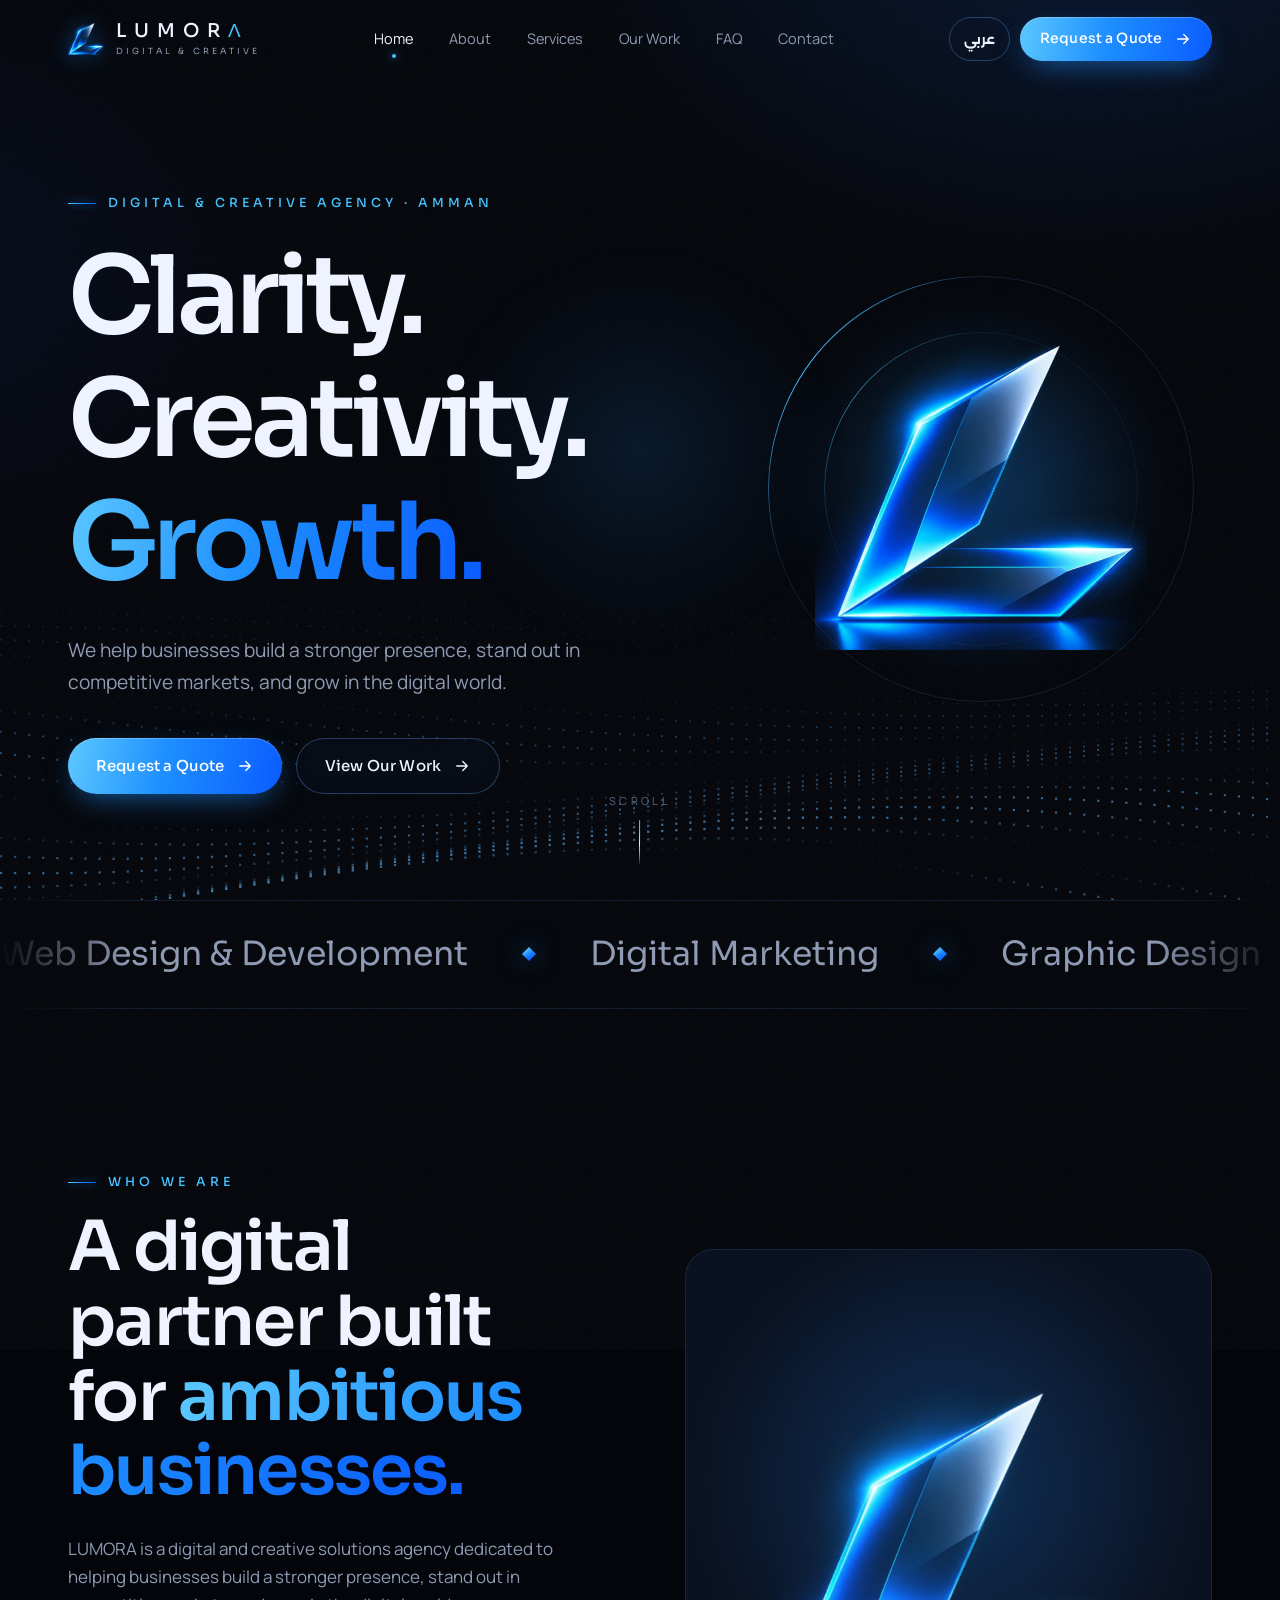
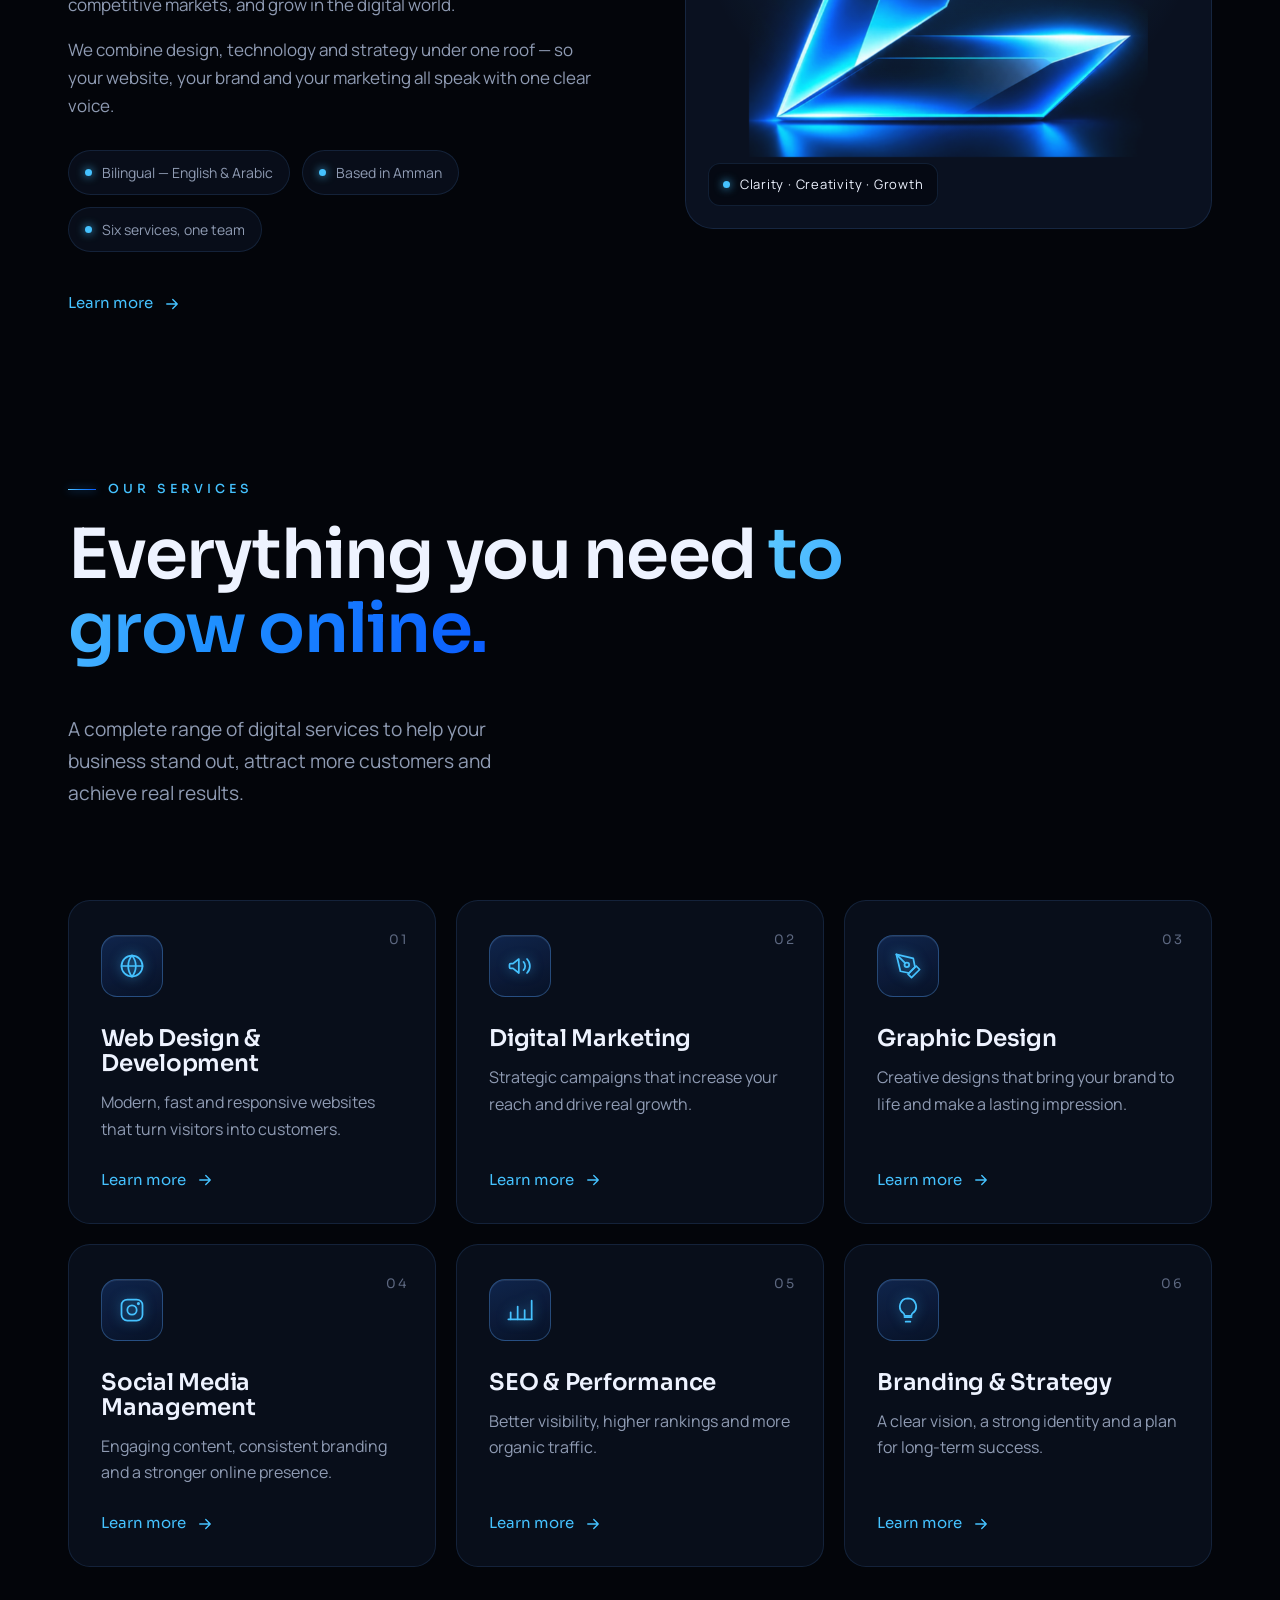
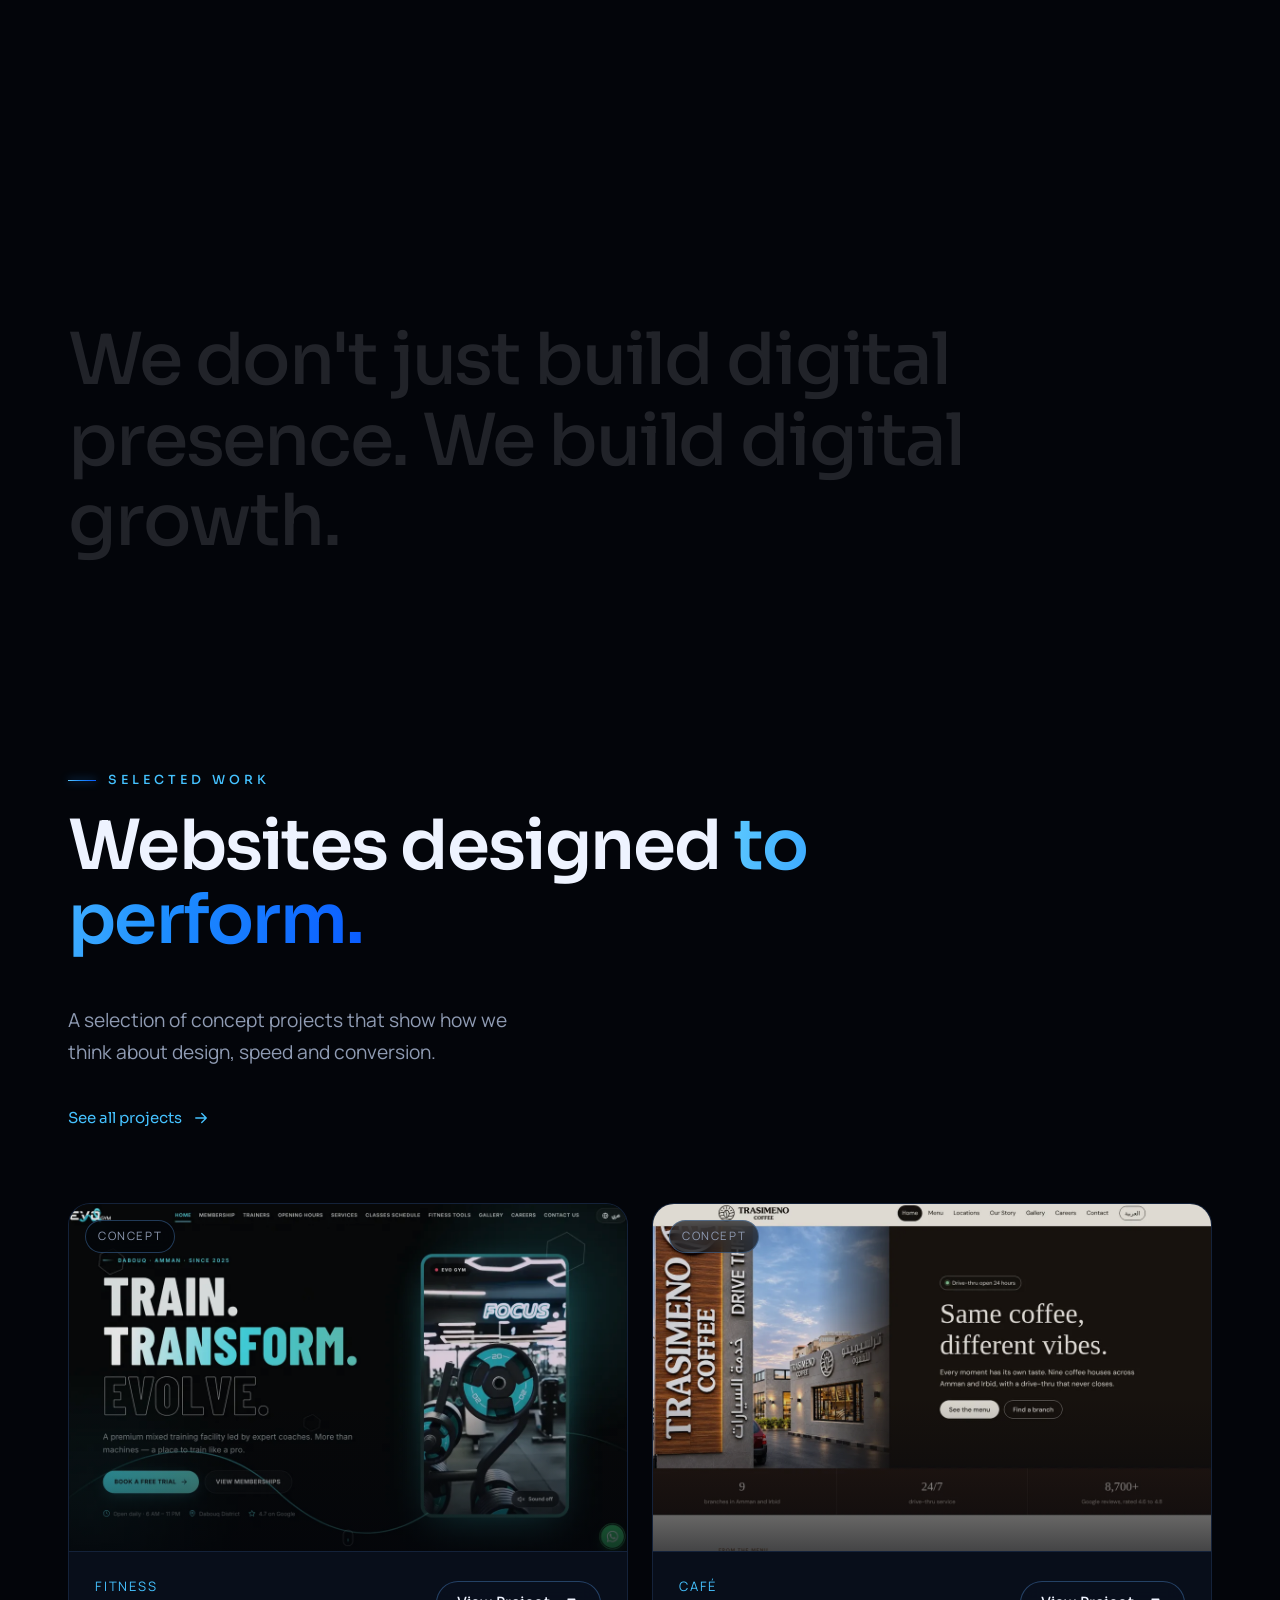
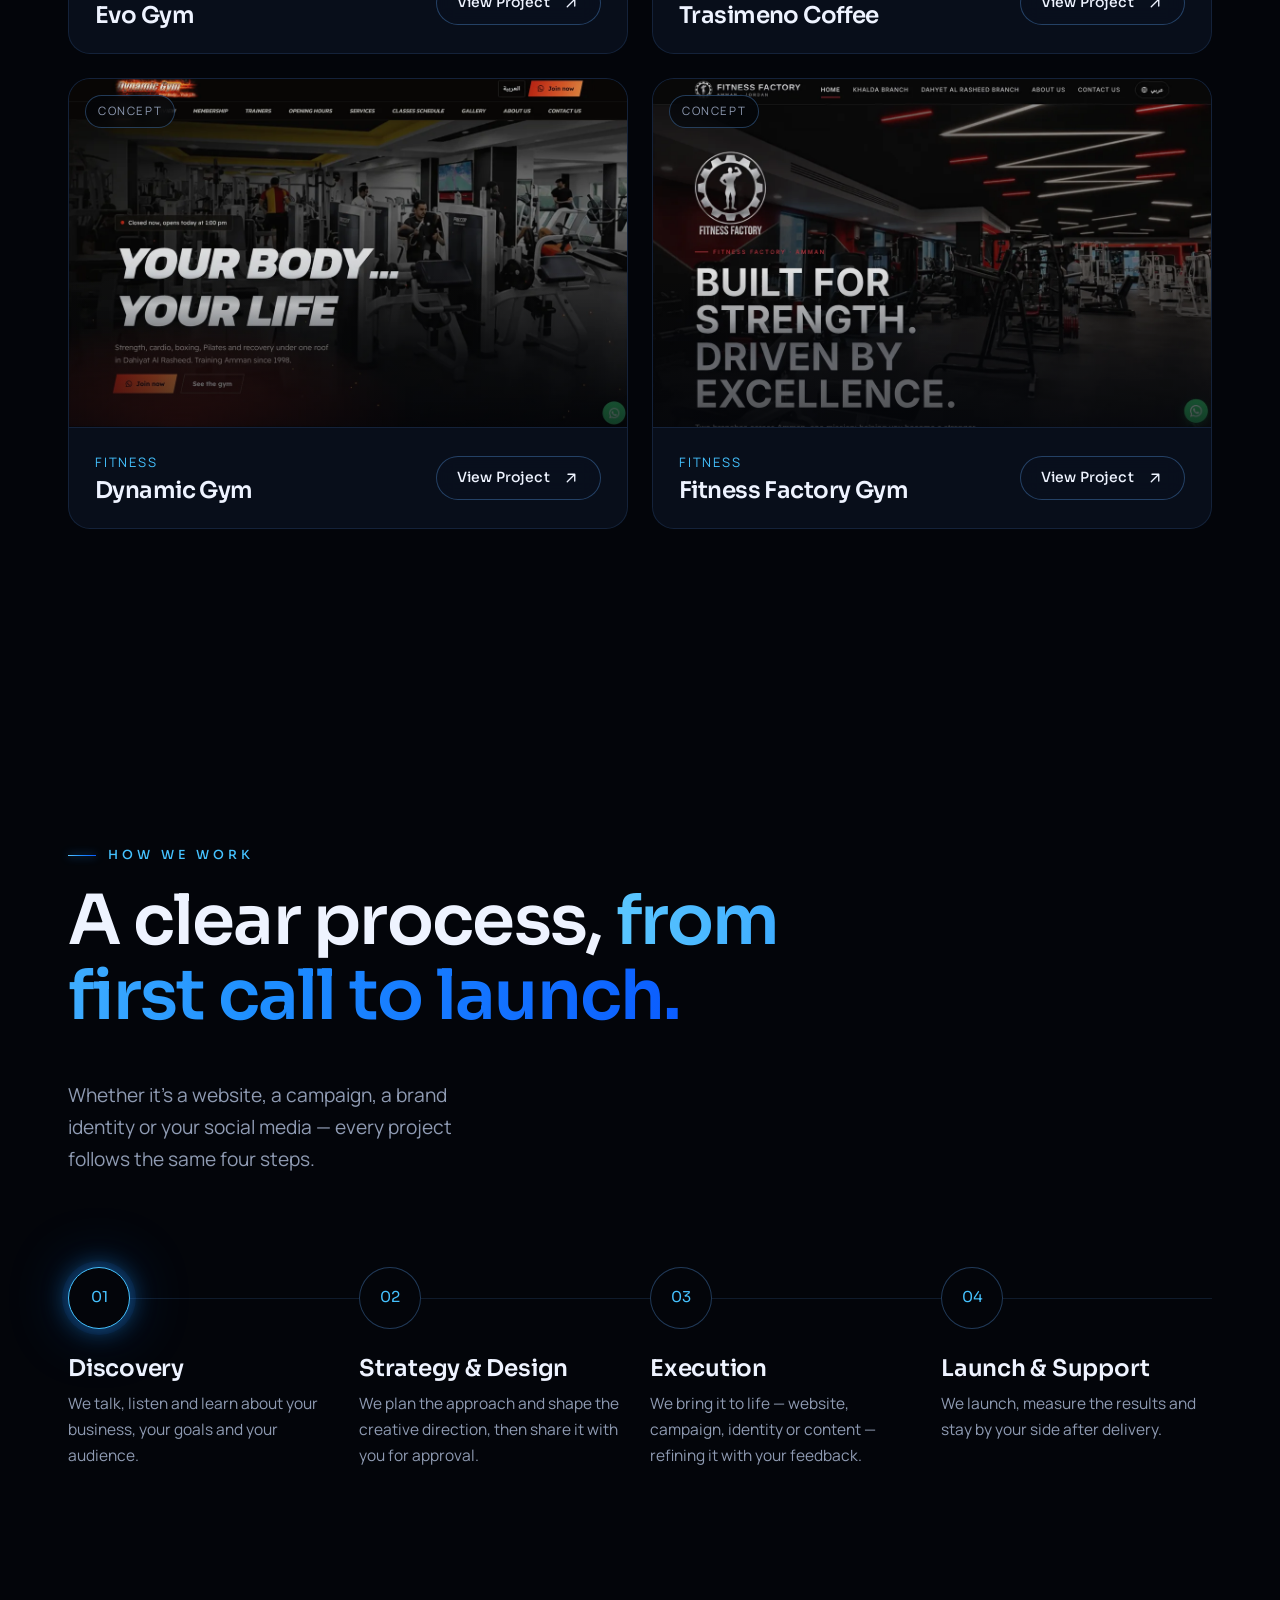
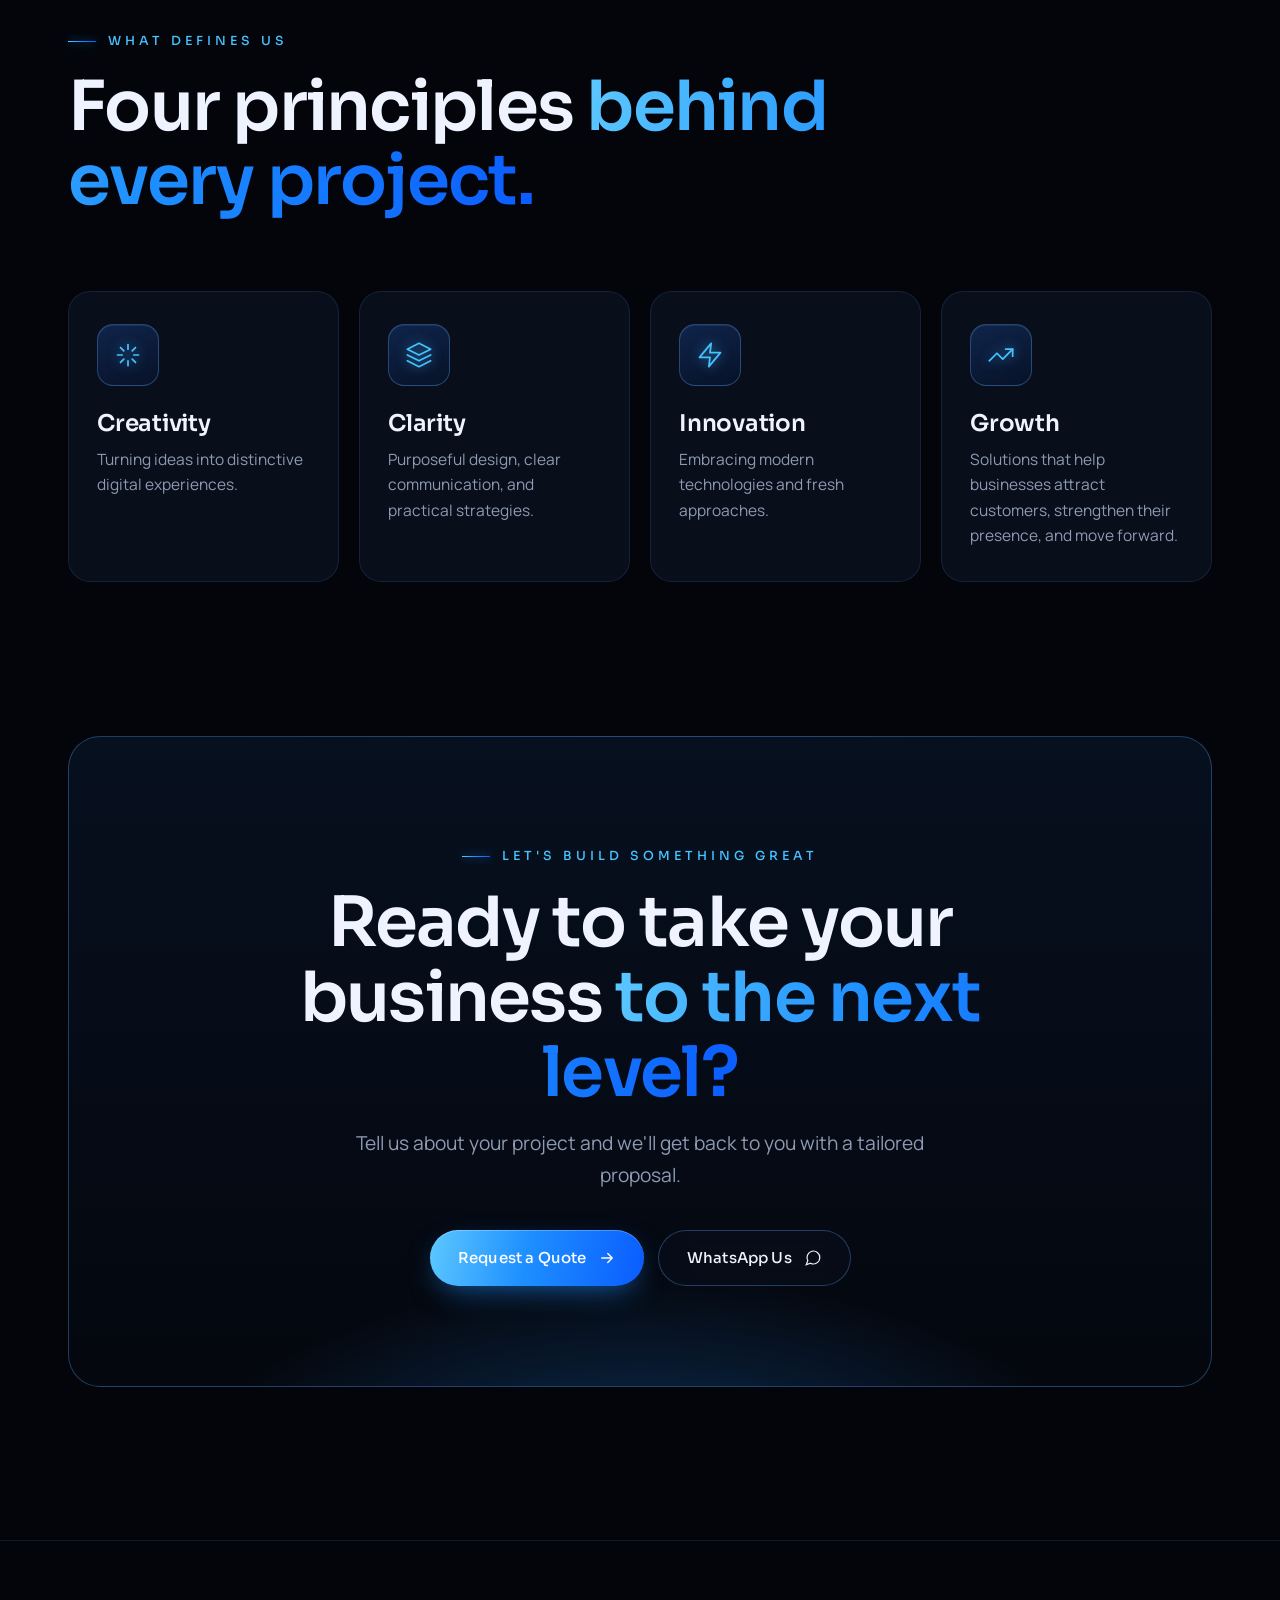
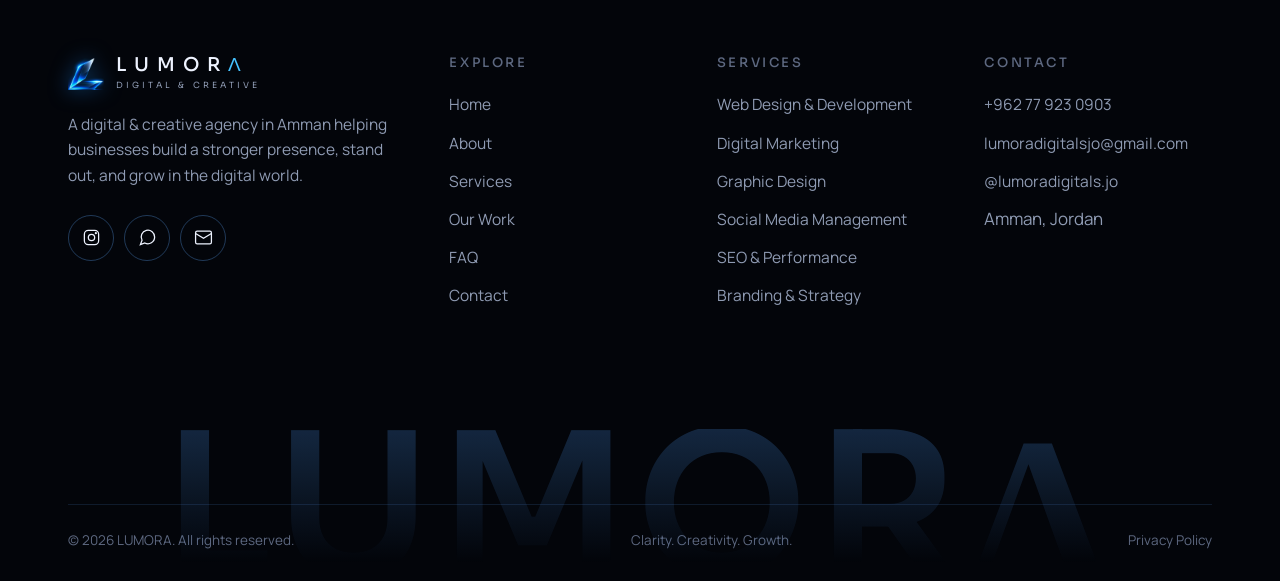
<file: index.html>
<!doctype html>
<html lang="en" dir="ltr">
<head>
<meta charset="utf-8">
<meta name="viewport" content="width=device-width, initial-scale=1, viewport-fit=cover">
<script>try{if(localStorage.getItem("lumora-lang")==="ar"){var d=document.documentElement;d.lang="ar";d.dir="rtl";d.classList.add("i18n-wait");setTimeout(function(){d.classList.remove("i18n-wait")},900)}}catch(e){}</script>
<title data-key="home.title">LUMORA — Digital & Creative Agency in Amman</title>
<meta name="description" data-key="home.desc" content="LUMORA is a digital &amp; creative agency in Amman, Jordan. Websites, digital marketing, design, social media, SEO and branding that help your business grow.">
<meta name="theme-color" content="#03050a">
<link rel="canonical" href="https://hamzehabunemeh.github.io/lumora-website/">
<link rel="alternate" hreflang="en" href="https://hamzehabunemeh.github.io/lumora-website/">
<meta property="og:type" content="website">
<meta property="og:site_name" content="LUMORA">
<meta property="og:title" content="LUMORA — Digital &amp; Creative Agency in Amman">
<meta property="og:description" content="LUMORA is a digital &amp; creative agency in Amman, Jordan. Websites, digital marketing, design, social media, SEO and branding that help your business grow.">
<meta property="og:image" content="https://hamzehabunemeh.github.io/lumora-website/assets/img/brand/og.jpg">
<meta property="og:url" content="https://hamzehabunemeh.github.io/lumora-website/">
<meta name="twitter:card" content="summary_large_image">
<link rel="icon" type="image/png" sizes="48x48" href="assets/img/brand/favicon-48.png">
<link rel="icon" type="image/png" sizes="32x32" href="assets/img/brand/favicon-32.png">
<link rel="apple-touch-icon" href="assets/img/brand/apple-touch-icon.png">
<link rel="preload" href="assets/fonts/sora.woff2" as="font" type="font/woff2" crossorigin>
<link rel="preload" href="assets/fonts/manrope.woff2" as="font" type="font/woff2" crossorigin>
<link rel="stylesheet" href="assets/css/style.css">
</head>
<body data-page="home">
<a class="skip" href="#main" data-i18n="skip">Skip to content</a>
<div class="ambient" aria-hidden="true"></div><div class="grain" aria-hidden="true"></div>
<div class="cursor-glow" aria-hidden="true"></div>
<div class="progress" aria-hidden="true"><span></span></div>
<header class="header">
 <div class="wrap">
  <a class="brand" href="index.html" aria-label="LUMORA — Home">
  <img src="assets/img/brand/icon-sm.webp" alt="" width="36" height="33">
  <span class="brand-text"><span class="brand-name">LUMOR<b>Λ</b></span><span class="brand-sub">DIGITAL &amp; CREATIVE</span></span>
</a>
  <nav class="nav" aria-label="Main"><a href="index.html" aria-current="page" data-i18n="nav.home">Home</a><a href="about.html" data-i18n="nav.about">About</a><a href="services.html" data-i18n="nav.services">Services</a><a href="work.html" data-i18n="nav.work">Our Work</a><a href="faq.html" data-i18n="nav.faq">FAQ</a><a href="contact.html" data-i18n="nav.contact">Contact</a></nav>
  <div class="header-actions">
   <button class="lang-btn" type="button" aria-label="التبديل إلى العربية"><span class="ar">عربي</span></button>
   <a class="btn btn-primary btn-sm" href="contact.html#quote"><span data-i18n="cta.quote">Request a Quote</span><svg class="arrow" viewBox="0 0 24 24" fill="none" stroke="currentColor" stroke-width="1.8" stroke-linecap="round" stroke-linejoin="round"><path d="M5 12h14M13 6l6 6-6 6"/></svg></a>
   <button class="menu-btn" type="button" aria-label="Menu" aria-expanded="false" aria-controls="mobile-menu" data-i18n-attr="aria-label:menu"><span></span><span></span></button>
  </div>
 </div>
</header>
<div class="mobile-menu" id="mobile-menu">
 <a href="index.html" aria-current="page" data-i18n="nav.home">Home</a><a href="about.html" data-i18n="nav.about">About</a><a href="services.html" data-i18n="nav.services">Services</a><a href="work.html" data-i18n="nav.work">Our Work</a><a href="faq.html" data-i18n="nav.faq">FAQ</a><a href="contact.html" data-i18n="nav.contact">Contact</a>
 <a class="btn btn-primary" href="contact.html#quote"><span data-i18n="cta.quote">Request a Quote</span><svg class="arrow" viewBox="0 0 24 24" fill="none" stroke="currentColor" stroke-width="1.8" stroke-linecap="round" stroke-linejoin="round"><path d="M5 12h14M13 6l6 6-6 6"/></svg></a>
</div>
<main id="main">
<section class="hero" data-scroll="exit">
 <div class="hero-wave" aria-hidden="true"><canvas data-wave></canvas></div>
 <div class="wrap hero-inner">
  <div>
   <span class="eyebrow" data-reveal data-i18n="h.eyebrow">Digital &amp; Creative Agency · Amman</span>
   <h1 class="h-xl split-lines">
    <span class="line"><span data-i18n="h.l1">Clarity.</span></span>
    <span class="line"><span style="--d:.1s" data-i18n="h.l2">Creativity.</span></span>
    <span class="line"><span style="--d:.2s" data-i18n="h.l3"><span class="grad">Growth.</span></span></span>
   </h1>
   <p class="lead" data-reveal style="--d:.35s" data-i18n="h.lead">We help businesses build a stronger presence, stand out in competitive markets, and grow in the digital world.</p>
   <div class="hero-ctas" data-reveal style="--d:.45s">
    <a class="btn btn-primary" href="contact.html#quote"><span data-i18n="cta.quote">Request a Quote</span><svg class="arrow" viewBox="0 0 24 24" fill="none" stroke="currentColor" stroke-width="1.8" stroke-linecap="round" stroke-linejoin="round"><path d="M5 12h14M13 6l6 6-6 6"/></svg></a>
    <a class="btn btn-ghost" href="work.html"><span data-i18n="cta.work">View Our Work</span><svg class="arrow" viewBox="0 0 24 24" fill="none" stroke="currentColor" stroke-width="1.8" stroke-linecap="round" stroke-linejoin="round"><path d="M5 12h14M13 6l6 6-6 6"/></svg></a>
   </div>
  </div>
  <div class="hero-mark" data-reveal="scale" style="--d:.2s" aria-hidden="true">
   <div class="halo"></div><div class="ring"></div><div class="ring r2"></div>
   <div class="mark"><img src="assets/img/brand/icon.webp" alt="" width="600" height="580" fetchpriority="high"></div>
  </div>
 </div>
 <div class="scroll-cue" aria-hidden="true"><span data-i18n="scroll">Scroll</span><i></i></div>
</section>

<div class="marquee" aria-hidden="true"><div class="marquee-track"><span>Web Design & Development</span><span>Digital Marketing</span><span>Graphic Design</span><span>Social Media Management</span><span>SEO & Performance</span><span>Branding & Strategy</span><span>Web Design & Development</span><span>Digital Marketing</span><span>Graphic Design</span><span>Social Media Management</span><span>SEO & Performance</span><span>Branding & Strategy</span><span>Web Design & Development</span><span>Digital Marketing</span><span>Graphic Design</span><span>Social Media Management</span><span>SEO & Performance</span><span>Branding & Strategy</span><span>Web Design & Development</span><span>Digital Marketing</span><span>Graphic Design</span><span>Social Media Management</span><span>SEO & Performance</span><span>Branding & Strategy</span></div></div>

<section class="section">
 <div class="wrap split">
  <div>
   <span class="eyebrow" data-reveal data-i18n="hi.eyebrow">Who We Are</span>
   <h2 class="h-lg" style="margin:18px 0 26px" data-reveal data-i18n="hi.title">A digital partner built for <span class="grad">ambitious businesses.</span></h2>
   <p data-i18n="hi.p1" data-reveal>LUMORA is a digital and creative solutions agency dedicated to helping businesses build a stronger presence, stand out in competitive markets, and grow in the digital world.</p>
   <p data-i18n="hi.p2" data-reveal>We combine design, technology and strategy under one roof — so your website, your brand and your marketing all speak with one clear voice.</p>
   <div class="stat-row" data-reveal>
    <span class="chip"><i></i><span data-i18n="chip.1">Bilingual — English &amp; Arabic</span></span>
    <span class="chip"><i></i><span data-i18n="chip.2">Based in Amman</span></span>
    <span class="chip"><i></i><span data-i18n="chip.3">Six services, one team</span></span>
   </div>
   <div style="margin-top:36px" data-reveal><a class="link-arrow" href="about.html"><span data-i18n="cta.learn">Learn more</span><svg class="arrow" viewBox="0 0 24 24" fill="none" stroke="currentColor" stroke-width="1.8" stroke-linecap="round" stroke-linejoin="round"><path d="M5 12h14M13 6l6 6-6 6"/></svg></a></div>
  </div>
  <div class="visual-card" data-scroll data-reveal="scale">
   <img src="assets/img/brand/icon.webp" alt="" loading="lazy" aria-hidden="true">
   <span class="tag"><span class="chip" style="padding:0;border:0;background:none"><i></i></span><span data-i18n="vis.tag">Clarity · Creativity · Growth</span></span>
  </div>
 </div>
</section>

<section class="section" style="padding-top:0">
 <div class="wrap">
  <div class="section-head">
   <div><span class="eyebrow" data-reveal data-i18n="hs.eyebrow">Our Services</span>
   <h2 class="h-lg" data-reveal data-i18n="hs.title">Everything you need <span class="grad">to grow online.</span></h2></div>
   <p class="lead" data-i18n="hs.lead" data-reveal>A complete range of digital services to help your business stand out, attract more customers and achieve real results.</p>
  </div>
  <div class="services-grid" data-stagger><a class="card service-card" href="services.html#web" data-reveal>
  <span class="num">01</span>
  <span class="icon"><svg viewBox="0 0 24 24"><circle cx="12" cy="12" r="9"/><path d="M3 12h18M12 3a14 14 0 0 1 0 18M12 3a14 14 0 0 0 0 18"/></svg></span>
  <h3 class="h-sm" data-i18n="s1.t">Web Design &amp; Development</h3>
  <p data-i18n="s1.d">Modern, fast and responsive websites that turn visitors into customers.</p>
  <span class="link-arrow"><span data-i18n="cta.learn">Learn more</span><svg class="arrow" viewBox="0 0 24 24" fill="none" stroke="currentColor" stroke-width="1.8" stroke-linecap="round" stroke-linejoin="round"><path d="M5 12h14M13 6l6 6-6 6"/></svg></span>
</a><a class="card service-card" href="services.html#marketing" data-reveal>
  <span class="num">02</span>
  <span class="icon"><svg viewBox="0 0 24 24"><path d="M3 11v2a1 1 0 0 0 1 1h2l5 4V6L6 10H4a1 1 0 0 0-1 1Z"/><path d="M15 8.5a5 5 0 0 1 0 7M18 6a8.5 8.5 0 0 1 0 12"/></svg></span>
  <h3 class="h-sm" data-i18n="s2.t">Digital Marketing</h3>
  <p data-i18n="s2.d">Strategic campaigns that increase your reach and drive real growth.</p>
  <span class="link-arrow"><span data-i18n="cta.learn">Learn more</span><svg class="arrow" viewBox="0 0 24 24" fill="none" stroke="currentColor" stroke-width="1.8" stroke-linecap="round" stroke-linejoin="round"><path d="M5 12h14M13 6l6 6-6 6"/></svg></span>
</a><a class="card service-card" href="services.html#design" data-reveal>
  <span class="num">03</span>
  <span class="icon"><svg viewBox="0 0 24 24"><path d="m12 19 7-7 3 3-7 7-3-3Z"/><path d="m18 13-1.5-7.5L2 2l3.5 14.5L13 18l5-5Z"/><path d="m2 2 7.6 7.6"/><circle cx="11" cy="11" r="2"/></svg></span>
  <h3 class="h-sm" data-i18n="s3.t">Graphic Design</h3>
  <p data-i18n="s3.d">Creative designs that bring your brand to life and make a lasting impression.</p>
  <span class="link-arrow"><span data-i18n="cta.learn">Learn more</span><svg class="arrow" viewBox="0 0 24 24" fill="none" stroke="currentColor" stroke-width="1.8" stroke-linecap="round" stroke-linejoin="round"><path d="M5 12h14M13 6l6 6-6 6"/></svg></span>
</a><a class="card service-card" href="services.html#social" data-reveal>
  <span class="num">04</span>
  <span class="icon"><svg viewBox="0 0 24 24"><rect x="3" y="3" width="18" height="18" rx="5"/><circle cx="12" cy="12" r="4"/><circle cx="17.5" cy="6.5" r=".6" fill="currentColor"/></svg></span>
  <h3 class="h-sm" data-i18n="s4.t">Social Media Management</h3>
  <p data-i18n="s4.d">Engaging content, consistent branding and a stronger online presence.</p>
  <span class="link-arrow"><span data-i18n="cta.learn">Learn more</span><svg class="arrow" viewBox="0 0 24 24" fill="none" stroke="currentColor" stroke-width="1.8" stroke-linecap="round" stroke-linejoin="round"><path d="M5 12h14M13 6l6 6-6 6"/></svg></span>
</a><a class="card service-card" href="services.html#seo" data-reveal>
  <span class="num">05</span>
  <span class="icon"><svg viewBox="0 0 24 24"><path d="M4 20V14M10 20V9M16 20V12M22 20V4"/><path d="M2 20h20"/></svg></span>
  <h3 class="h-sm" data-i18n="s5.t">SEO &amp; Performance</h3>
  <p data-i18n="s5.d">Better visibility, higher rankings and more organic traffic.</p>
  <span class="link-arrow"><span data-i18n="cta.learn">Learn more</span><svg class="arrow" viewBox="0 0 24 24" fill="none" stroke="currentColor" stroke-width="1.8" stroke-linecap="round" stroke-linejoin="round"><path d="M5 12h14M13 6l6 6-6 6"/></svg></span>
</a><a class="card service-card" href="services.html#branding" data-reveal>
  <span class="num">06</span>
  <span class="icon"><svg viewBox="0 0 24 24"><path d="M9 18h6M10 22h4"/><path d="M12 2a7 7 0 0 0-4 12.7c.6.5 1 1.3 1 2.1V17h6v-.2c0-.8.4-1.6 1-2.1A7 7 0 0 0 12 2Z"/></svg></span>
  <h3 class="h-sm" data-i18n="s6.t">Branding &amp; Strategy</h3>
  <p data-i18n="s6.d">A clear vision, a strong identity and a plan for long-term success.</p>
  <span class="link-arrow"><span data-i18n="cta.learn">Learn more</span><svg class="arrow" viewBox="0 0 24 24" fill="none" stroke="currentColor" stroke-width="1.8" stroke-linecap="round" stroke-linejoin="round"><path d="M5 12h14M13 6l6 6-6 6"/></svg></span>
</a></div>
 </div>
</section>

<section class="section" style="padding-block:clamp(70px,10vw,140px)">
 <div class="wrap"><p class="statement" data-scroll data-words data-i18n="statement">We don't just build digital presence. We build <em>digital growth.</em></p></div>
</section>

<section class="section" style="padding-top:0">
 <div class="wrap">
  <div class="section-head">
   <div><span class="eyebrow" data-reveal data-i18n="hw.eyebrow">Selected Work</span>
   <h2 class="h-lg" data-reveal data-i18n="hw.title">Websites designed <span class="grad">to perform.</span></h2></div>
   <div data-reveal><p class="lead" data-i18n="hw.lead">A selection of concept projects that show how we think about design, speed and conversion.</p><a class="link-arrow" style="margin-top:18px" href="work.html"><span data-i18n="hw.all">See all projects</span><svg class="arrow" viewBox="0 0 24 24" fill="none" stroke="currentColor" stroke-width="1.8" stroke-linecap="round" stroke-linejoin="round"><path d="M5 12h14M13 6l6 6-6 6"/></svg></a></div>
  </div>
  <div class="work-grid" data-stagger><article class="card work-card" data-reveal>
  <a class="work-media" href="https://hamzehabunemeh.github.io/evo-gym-website/" target="_blank" rel="noopener" tabindex="-1" aria-hidden="true">
   <span class="badge" data-i18n="wk.badge">Concept</span>
   <img src="assets/img/work/evo.webp" alt="Evo Gym website preview" loading="lazy" width="1200" height="750">
  </a>
  <div class="work-body">
   <div><div class="cat" data-i18n="cat.fitness">Fitness</div><h3>Evo Gym</h3></div>
   <a class="btn btn-ghost btn-sm" href="https://hamzehabunemeh.github.io/evo-gym-website/" target="_blank" rel="noopener" aria-label="View project: Evo Gym"><span data-i18n="cta.project">View Project</span><svg class="arrow" viewBox="0 0 24 24" fill="none" stroke="currentColor" stroke-width="1.8" stroke-linecap="round" stroke-linejoin="round"><path d="M7 17 17 7M8 7h9v9"/></svg></a>
  </div>
</article><article class="card work-card" data-reveal>
  <a class="work-media" href="https://hamzehabunemeh.github.io/trasimeno-coffee-website/" target="_blank" rel="noopener" tabindex="-1" aria-hidden="true">
   <span class="badge" data-i18n="wk.badge">Concept</span>
   <img src="assets/img/work/trasimeno.webp" alt="Trasimeno Coffee website preview" loading="lazy" width="1200" height="750">
  </a>
  <div class="work-body">
   <div><div class="cat" data-i18n="cat.cafe">Café</div><h3>Trasimeno Coffee</h3></div>
   <a class="btn btn-ghost btn-sm" href="https://hamzehabunemeh.github.io/trasimeno-coffee-website/" target="_blank" rel="noopener" aria-label="View project: Trasimeno Coffee"><span data-i18n="cta.project">View Project</span><svg class="arrow" viewBox="0 0 24 24" fill="none" stroke="currentColor" stroke-width="1.8" stroke-linecap="round" stroke-linejoin="round"><path d="M7 17 17 7M8 7h9v9"/></svg></a>
  </div>
</article><article class="card work-card" data-reveal>
  <a class="work-media" href="https://hamzehabunemeh.github.io/dynamic-gym-website/index.html" target="_blank" rel="noopener" tabindex="-1" aria-hidden="true">
   <span class="badge" data-i18n="wk.badge">Concept</span>
   <img src="assets/img/work/dynamic.webp" alt="Dynamic Gym website preview" loading="lazy" width="1200" height="750">
  </a>
  <div class="work-body">
   <div><div class="cat" data-i18n="cat.fitness">Fitness</div><h3>Dynamic Gym</h3></div>
   <a class="btn btn-ghost btn-sm" href="https://hamzehabunemeh.github.io/dynamic-gym-website/index.html" target="_blank" rel="noopener" aria-label="View project: Dynamic Gym"><span data-i18n="cta.project">View Project</span><svg class="arrow" viewBox="0 0 24 24" fill="none" stroke="currentColor" stroke-width="1.8" stroke-linecap="round" stroke-linejoin="round"><path d="M7 17 17 7M8 7h9v9"/></svg></a>
  </div>
</article><article class="card work-card" data-reveal>
  <a class="work-media" href="https://hamzehabunemeh.github.io/fitness-factory-gym/" target="_blank" rel="noopener" tabindex="-1" aria-hidden="true">
   <span class="badge" data-i18n="wk.badge">Concept</span>
   <img src="assets/img/work/fitness-factory.webp" alt="Fitness Factory Gym website preview" loading="lazy" width="1200" height="750">
  </a>
  <div class="work-body">
   <div><div class="cat" data-i18n="cat.fitness">Fitness</div><h3>Fitness Factory Gym</h3></div>
   <a class="btn btn-ghost btn-sm" href="https://hamzehabunemeh.github.io/fitness-factory-gym/" target="_blank" rel="noopener" aria-label="View project: Fitness Factory Gym"><span data-i18n="cta.project">View Project</span><svg class="arrow" viewBox="0 0 24 24" fill="none" stroke="currentColor" stroke-width="1.8" stroke-linecap="round" stroke-linejoin="round"><path d="M7 17 17 7M8 7h9v9"/></svg></a>
  </div>
</article></div>
 </div>
</section>

<section class="section">
 <div class="wrap">
  <div class="section-head">
   <div><span class="eyebrow" data-reveal data-i18n="p.eyebrow">How We Work</span>
   <h2 class="h-lg" data-reveal data-i18n="p.title">A clear process, <span class="grad">from first call to launch.</span></h2></div>
   <p class="lead" data-i18n="p.lead" data-reveal>Whether it's a website, a campaign, a brand identity or your social media — every project follows the same four steps.</p>
  </div>
  <div class="process" data-scroll data-stagger><div class="process-line"><i></i></div><div class="step" data-reveal><div class="step-dot">01</div><h3 class="h-sm" data-i18n="p1.t">Discovery</h3><p data-i18n="p1.d">We talk, listen and learn about your business, your goals and your audience.</p></div><div class="step" data-reveal><div class="step-dot">02</div><h3 class="h-sm" data-i18n="p2.t">Strategy &amp; Design</h3><p data-i18n="p2.d">We plan the approach and shape the creative direction, then share it with you for approval.</p></div><div class="step" data-reveal><div class="step-dot">03</div><h3 class="h-sm" data-i18n="p3.t">Execution</h3><p data-i18n="p3.d">We bring it to life — website, campaign, identity or content — refining it with your feedback.</p></div><div class="step" data-reveal><div class="step-dot">04</div><h3 class="h-sm" data-i18n="p4.t">Launch &amp; Support</h3><p data-i18n="p4.d">We launch, measure the results and stay by your side after delivery.</p></div></div>
 </div>
</section>

<section class="section" style="padding-top:0">
 <div class="wrap">
  <div class="section-head">
   <div><span class="eyebrow" data-reveal data-i18n="hv.eyebrow">What Defines Us</span>
   <h2 class="h-lg" data-reveal data-i18n="hv.title">Four principles <span class="grad">behind every project.</span></h2></div>
  </div>
  <div class="values" data-stagger><div class="card value" data-reveal><span class="icon"><svg viewBox="0 0 24 24"><path d="M12 3v4M12 17v4M3 12h4M17 12h4M5.6 5.6l2.8 2.8M15.6 15.6l2.8 2.8M5.6 18.4l2.8-2.8M15.6 8.4l2.8-2.8"/></svg></span><h3 class="h-sm" data-i18n="v1.t">Creativity</h3><p data-i18n="v1.d">Turning ideas into distinctive digital experiences.</p></div><div class="card value" data-reveal><span class="icon"><svg viewBox="0 0 24 24"><path d="m12 2 10 5-10 5L2 7l10-5Z"/><path d="m2 12 10 5 10-5M2 17l10 5 10-5"/></svg></span><h3 class="h-sm" data-i18n="v2.t">Clarity</h3><p data-i18n="v2.d">Purposeful design, clear communication, and practical strategies.</p></div><div class="card value" data-reveal><span class="icon"><svg viewBox="0 0 24 24"><path d="M13 2 3 14h9l-1 8 10-12h-9l1-8Z"/></svg></span><h3 class="h-sm" data-i18n="v3.t">Innovation</h3><p data-i18n="v3.d">Embracing modern technologies and fresh approaches.</p></div><div class="card value" data-reveal><span class="icon"><svg viewBox="0 0 24 24"><path d="m22 7-8.5 8.5-5-5L2 17"/><path d="M16 7h6v6"/></svg></span><h3 class="h-sm" data-i18n="v4.t">Growth</h3><p data-i18n="v4.d">Solutions that help businesses attract customers, strengthen their presence, and move forward.</p></div></div>
 </div>
</section>

<section class="section" style="padding-top:0">
 <div class="wrap">
  <div class="cta-band" data-reveal="scale">
   <canvas data-wave aria-hidden="true"></canvas>
   <span class="eyebrow" data-i18n="cta.eyebrow">Let's Build Something Great</span>
   <h2 class="h-lg" data-i18n="cta.title">Ready to take your business <span class="grad">to the next level?</span></h2>
   <p class="lead" data-i18n="cta.lead">Tell us about your project and we'll get back to you with a tailored proposal.</p>
   <div class="actions">
    <a class="btn btn-primary" href="contact.html#quote"><span data-i18n="cta.quote">Request a Quote</span><svg class="arrow" viewBox="0 0 24 24" fill="none" stroke="currentColor" stroke-width="1.8" stroke-linecap="round" stroke-linejoin="round"><path d="M5 12h14M13 6l6 6-6 6"/></svg></a>
    <a class="btn btn-ghost" href="https://wa.me/962779230903" target="_blank" rel="noopener"><span data-i18n="cta.wa">WhatsApp Us</span><svg fill="none" stroke="currentColor" stroke-width="1.6" viewBox="0 0 24 24"><path d="M21 11.5a8.4 8.4 0 0 1-12.4 7.4L3 21l2.1-5.6A8.5 8.5 0 1 1 21 11.5Z"/></svg></a>
   </div>
  </div>
 </div>
</section>
</main>
<footer class="footer">
 <div class="wrap">
  <div class="footer-top">
   <div>
    <a class="brand" href="index.html" aria-label="LUMORA — Home">
  <img src="assets/img/brand/icon-sm.webp" alt="" width="36" height="33">
  <span class="brand-text"><span class="brand-name">LUMOR<b>Λ</b></span><span class="brand-sub">DIGITAL &amp; CREATIVE</span></span>
</a>
    <p data-i18n="f.about">A digital & creative agency in Amman helping businesses build a stronger presence, stand out, and grow in the digital world.</p>
    <div class="socials">
     <a href="https://www.instagram.com/lumoradigitals.jo" target="_blank" rel="noopener" aria-label="Instagram"><svg viewBox="0 0 24 24"><rect x="3" y="3" width="18" height="18" rx="5"/><circle cx="12" cy="12" r="4"/><circle cx="17.5" cy="6.5" r=".6" fill="currentColor"/></svg></a>
     <a href="https://wa.me/962779230903" target="_blank" rel="noopener" aria-label="WhatsApp"><svg viewBox="0 0 24 24"><path d="M21 11.5a8.4 8.4 0 0 1-12.4 7.4L3 21l2.1-5.6A8.5 8.5 0 1 1 21 11.5Z"/></svg></a>
     <a href="mailto:lumoradigitalsjo@gmail.com" aria-label="Email"><svg viewBox="0 0 24 24"><rect x="2" y="4" width="20" height="16" rx="2"/><path d="m22 7-10 6L2 7"/></svg></a>
    </div>
   </div>
   <div><h4 data-i18n="f.explore">Explore</h4><ul><li><a href="index.html" data-i18n="nav.home">Home</a></li><li><a href="about.html" data-i18n="nav.about">About</a></li><li><a href="services.html" data-i18n="nav.services">Services</a></li><li><a href="work.html" data-i18n="nav.work">Our Work</a></li><li><a href="faq.html" data-i18n="nav.faq">FAQ</a></li><li><a href="contact.html" data-i18n="nav.contact">Contact</a></li></ul></div>
   <div><h4 data-i18n="f.services">Services</h4><ul><li><a href="services.html#web" data-i18n="s1.t">Web Design &amp; Development</a></li><li><a href="services.html#marketing" data-i18n="s2.t">Digital Marketing</a></li><li><a href="services.html#design" data-i18n="s3.t">Graphic Design</a></li><li><a href="services.html#social" data-i18n="s4.t">Social Media Management</a></li><li><a href="services.html#seo" data-i18n="s5.t">SEO &amp; Performance</a></li><li><a href="services.html#branding" data-i18n="s6.t">Branding &amp; Strategy</a></li></ul></div>
   <div><h4 data-i18n="f.contact">Contact</h4><ul>
     <li><a class="ltr" href="tel:+962779230903">+962 77 923 0903</a></li>
     <li><a class="ltr" href="mailto:lumoradigitalsjo@gmail.com">lumoradigitalsjo@gmail.com</a></li>
     <li><a href="https://www.instagram.com/lumoradigitals.jo" target="_blank" rel="noopener" class="ltr">@lumoradigitals.jo</a></li>
     <li><span class="muted" data-i18n="loc">Amman, Jordan</span></li>
   </ul></div>
  </div>
  <div class="footer-word" data-scroll="enter" aria-hidden="true">LUMORΛ</div>
  <div class="footer-bottom">
   <span>© <span data-year>2026</span> LUMORA. <span data-i18n="f.rights">All rights reserved.</span></span>
   <span data-i18n="f.slogan">Clarity. Creativity. Growth.</span>
   <a href="privacy.html" data-i18n="f.privacy">Privacy Policy</a>
  </div>
 </div>
</footer>
<a class="wa-float" href="https://wa.me/962779230903" target="_blank" rel="noopener" aria-label="WhatsApp" data-i18n-attr="aria-label:wa.label"><svg viewBox="0 0 24 24"><path d="M17.5 14.4c-.3-.1-1.8-.9-2-1-.3-.1-.5-.1-.7.1-.2.3-.8 1-.9 1.2-.2.2-.3.2-.6.1-.3-.1-1.3-.5-2.4-1.5-.9-.8-1.5-1.8-1.7-2.1-.2-.3 0-.5.1-.6l.4-.5.3-.5v-.5c0-.1-.7-1.6-.9-2.2-.2-.6-.5-.5-.7-.5h-.6c-.2 0-.5.1-.8.4-.3.3-1 1-1 2.5s1.1 2.9 1.2 3.1c.1.2 2.1 3.2 5.1 4.5.7.3 1.3.5 1.7.6.7.2 1.4.2 1.9.1.6-.1 1.8-.7 2-1.4.2-.7.2-1.3.2-1.4-.1-.2-.3-.3-.6-.4ZM12 21.8c-1.8 0-3.5-.5-5-1.4l-.4-.2-3.7 1 1-3.6-.2-.4a9.8 9.8 0 0 1-1.5-5.2C2.2 6.6 6.6 2.2 12 2.2c2.6 0 5.1 1 6.9 2.9a9.7 9.7 0 0 1 2.9 6.9c0 5.4-4.4 9.8-9.8 9.8Zm8.4-18.2A11.8 11.8 0 0 0 .2 12c0 2.1.5 4.1 1.6 5.9L.1 24l6.3-1.7c1.7.9 3.7 1.4 5.6 1.4 6.5 0 11.8-5.3 11.8-11.8 0-3.1-1.2-6.1-3.4-8.3Z"/></svg></a>
<script src="assets/js/i18n.js"></script>
<script src="assets/js/lenis.min.js"></script>
<script src="assets/js/main.js"></script>
</body>
</html>
</file>
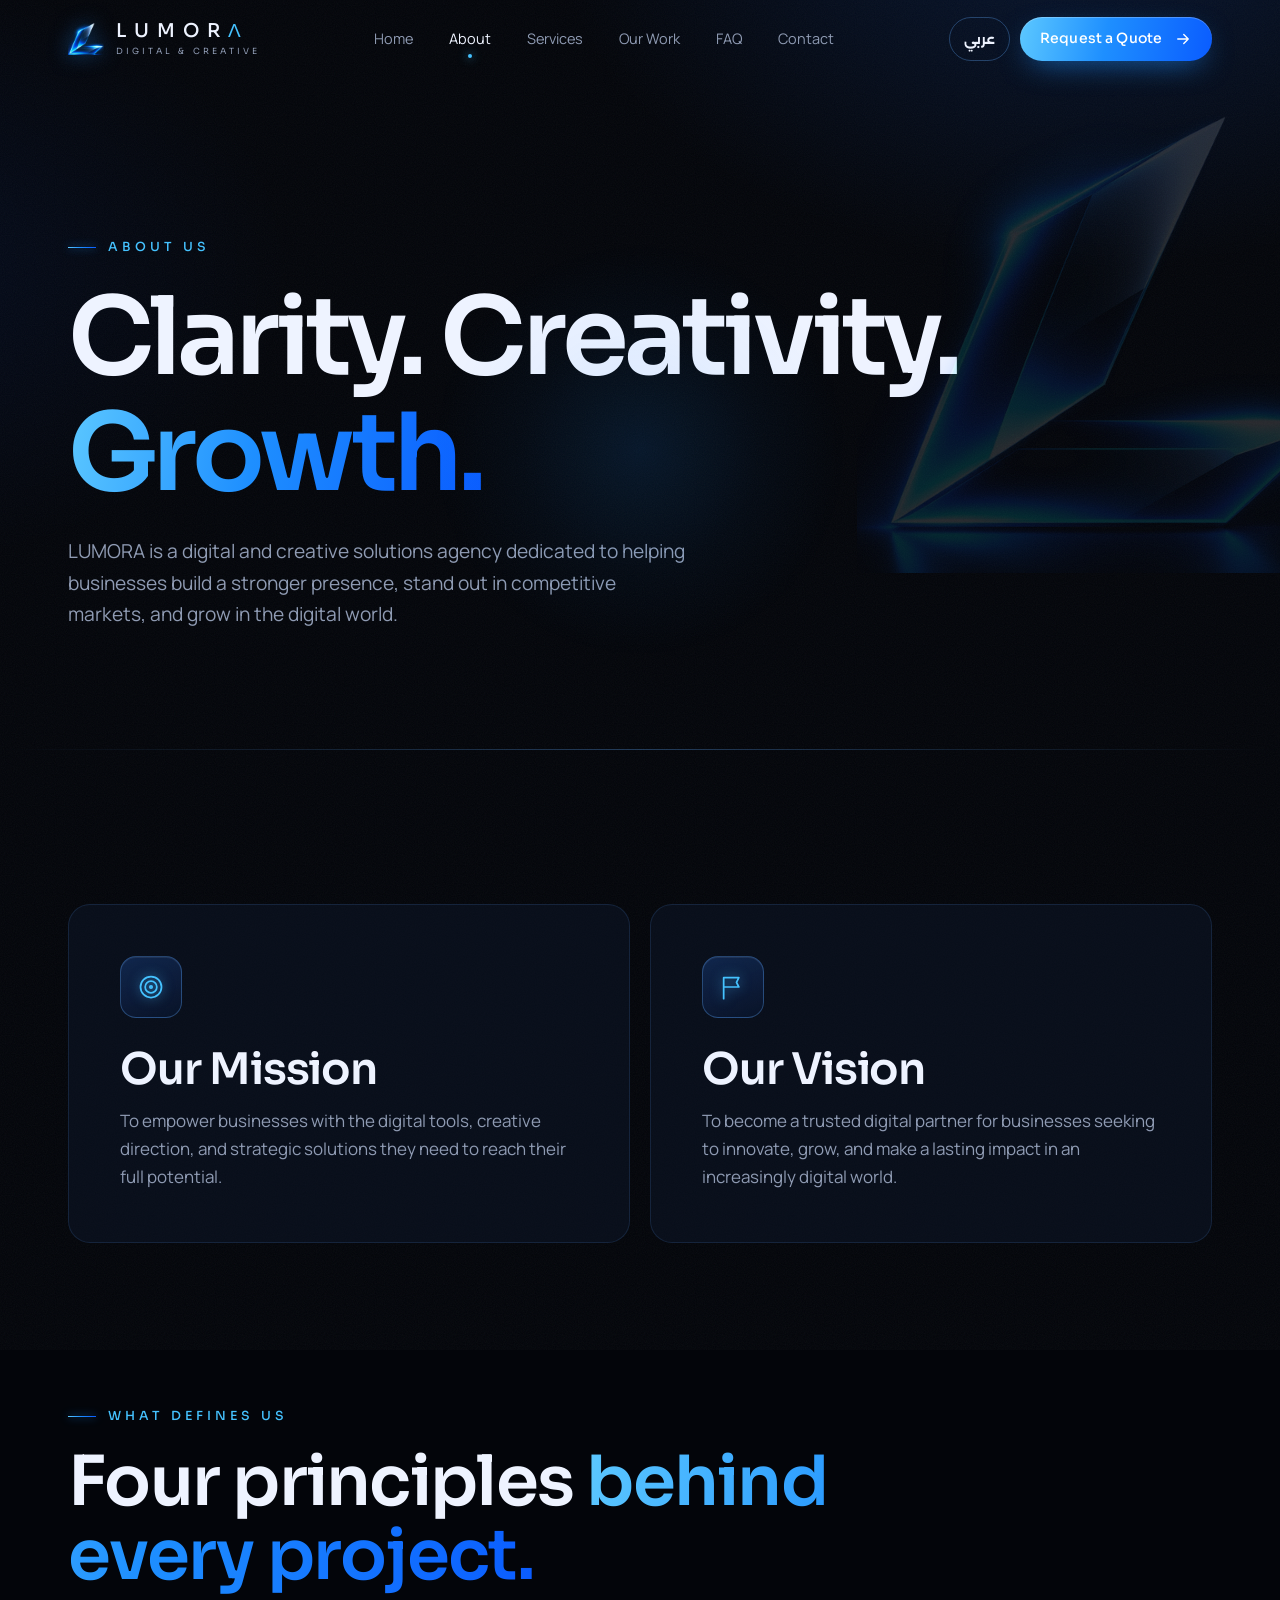
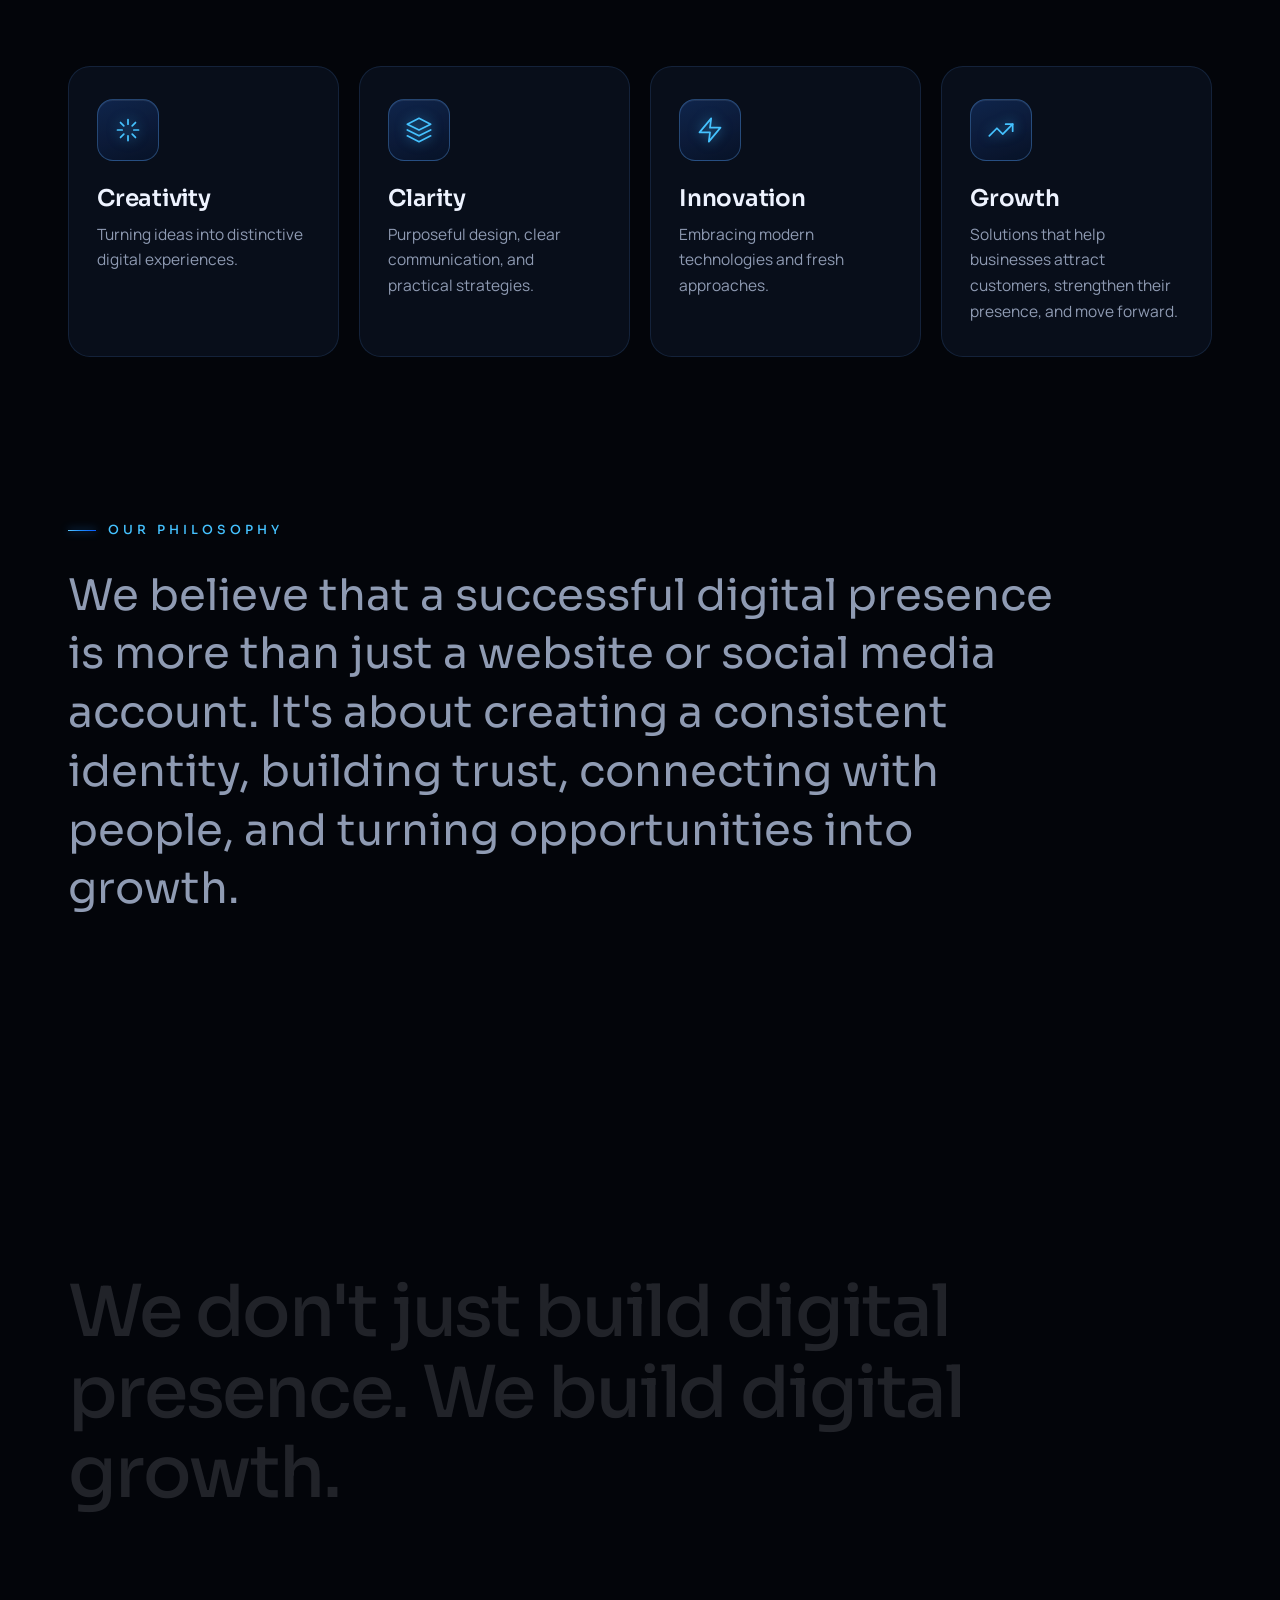
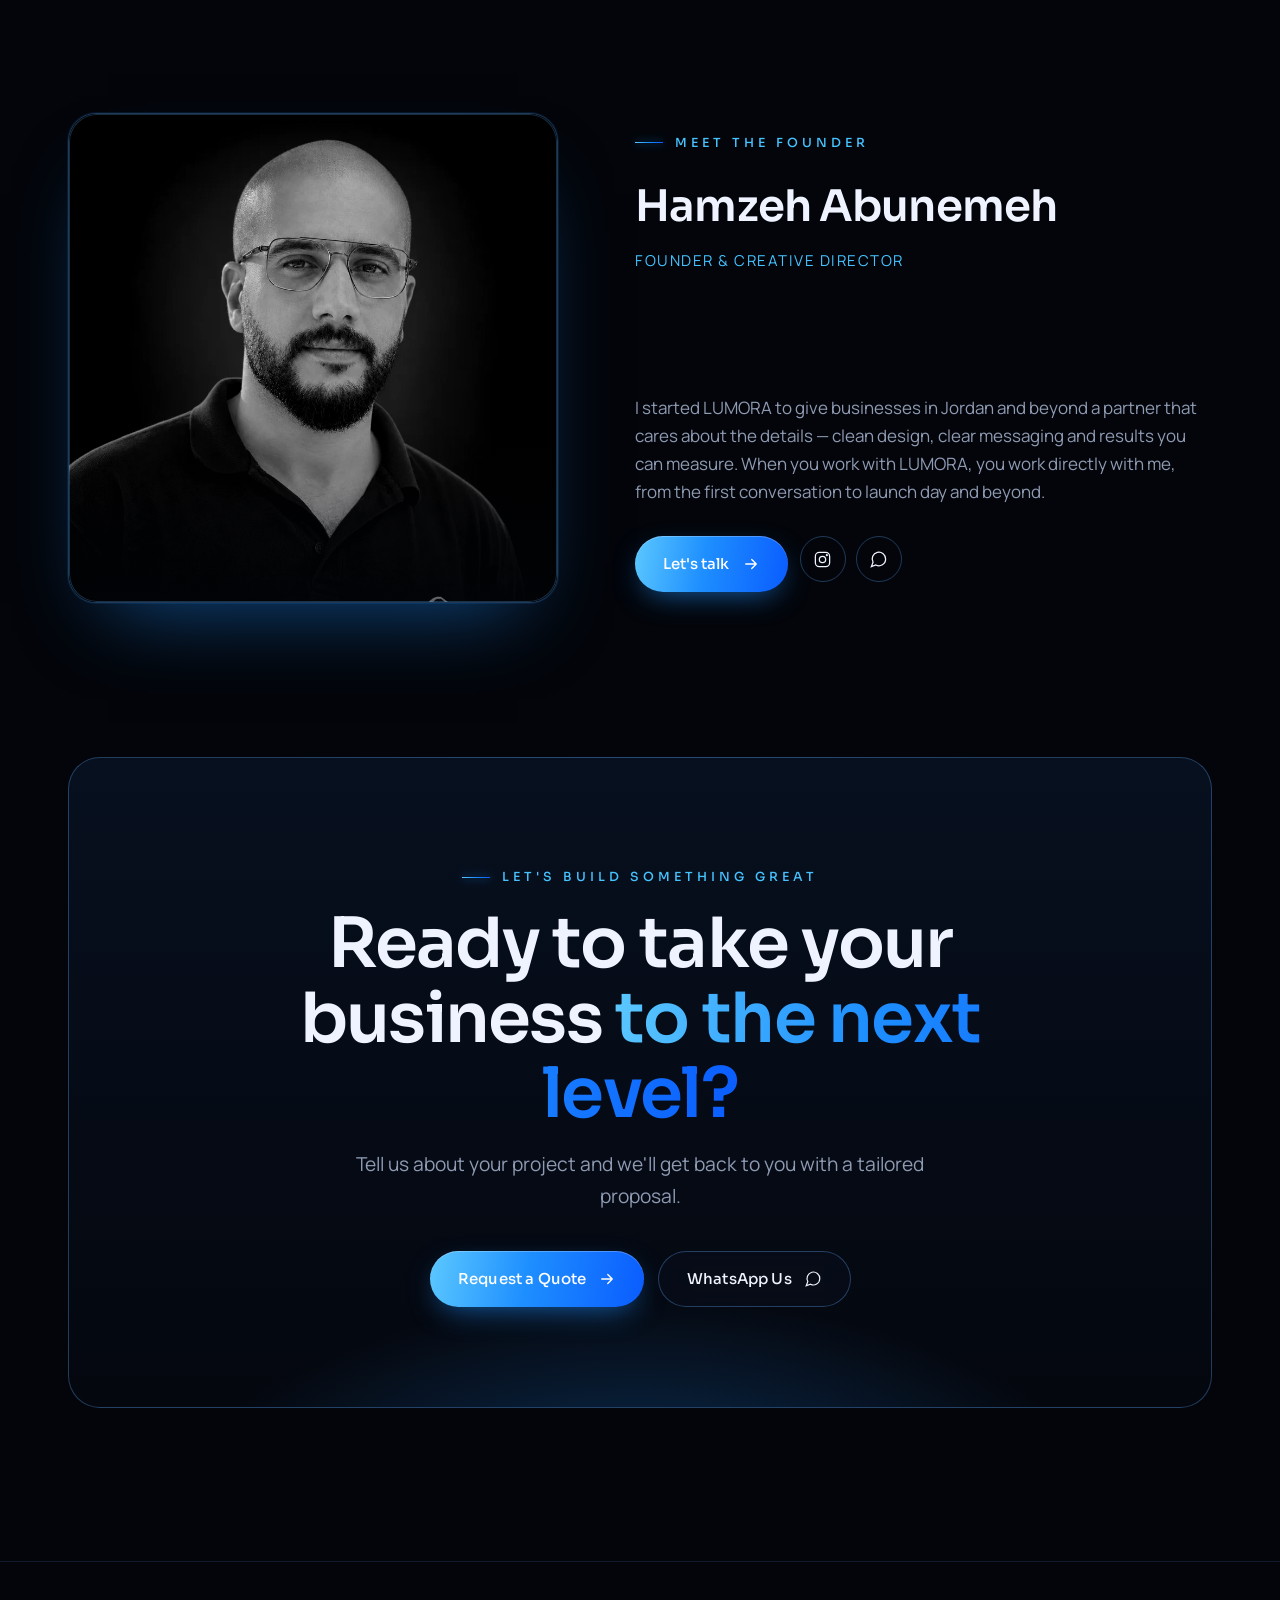
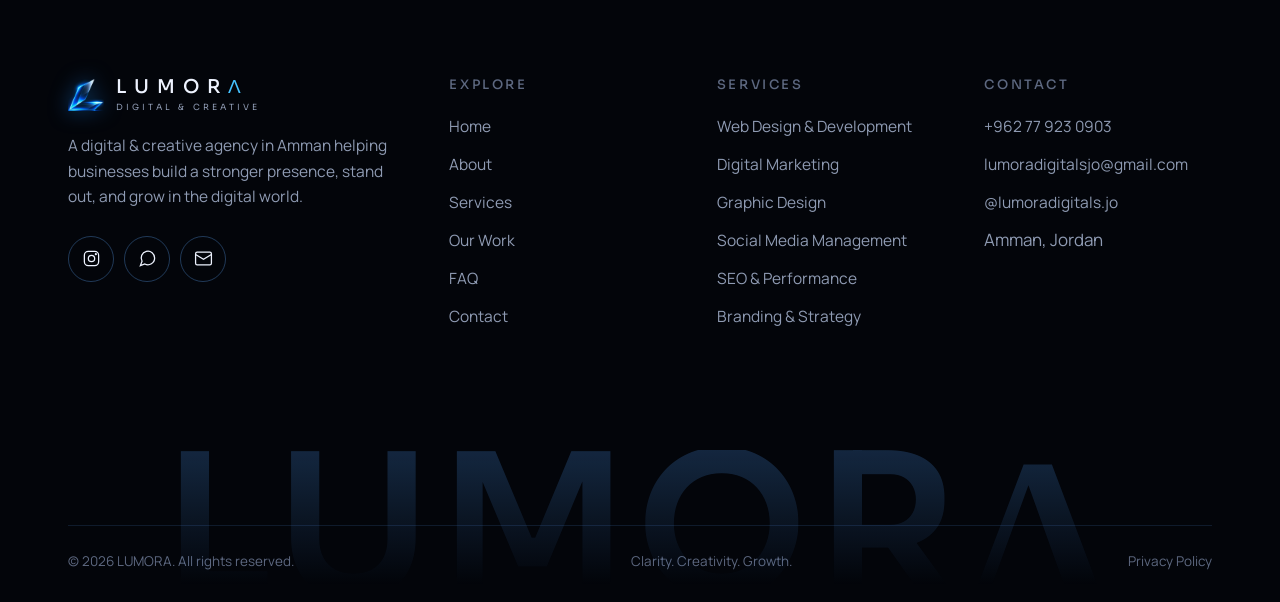
<file: about.html>
<!doctype html>
<html lang="en" dir="ltr">
<head>
<meta charset="utf-8">
<meta name="viewport" content="width=device-width, initial-scale=1, viewport-fit=cover">
<script>try{if(localStorage.getItem("lumora-lang")==="ar"){var d=document.documentElement;d.lang="ar";d.dir="rtl";d.classList.add("i18n-wait");setTimeout(function(){d.classList.remove("i18n-wait")},900)}}catch(e){}</script>
<title data-key="about.title">About Us — LUMORA</title>
<meta name="description" data-key="about.desc" content="Meet LUMORA, a digital &amp; creative agency in Amman. Our mission, vision, values and founder.">
<meta name="theme-color" content="#03050a">
<link rel="canonical" href="https://hamzehabunemeh.github.io/lumora-website/about.html">
<link rel="alternate" hreflang="en" href="https://hamzehabunemeh.github.io/lumora-website/about.html">
<meta property="og:type" content="website">
<meta property="og:site_name" content="LUMORA">
<meta property="og:title" content="About Us — LUMORA">
<meta property="og:description" content="Meet LUMORA, a digital &amp; creative agency in Amman. Our mission, vision, values and founder.">
<meta property="og:image" content="https://hamzehabunemeh.github.io/lumora-website/assets/img/brand/og.jpg">
<meta property="og:url" content="https://hamzehabunemeh.github.io/lumora-website/about.html">
<meta name="twitter:card" content="summary_large_image">
<link rel="icon" type="image/png" sizes="48x48" href="assets/img/brand/favicon-48.png">
<link rel="icon" type="image/png" sizes="32x32" href="assets/img/brand/favicon-32.png">
<link rel="apple-touch-icon" href="assets/img/brand/apple-touch-icon.png">
<link rel="preload" href="assets/fonts/sora.woff2" as="font" type="font/woff2" crossorigin>
<link rel="preload" href="assets/fonts/manrope.woff2" as="font" type="font/woff2" crossorigin>
<link rel="stylesheet" href="assets/css/style.css">
</head>
<body data-page="about">
<a class="skip" href="#main" data-i18n="skip">Skip to content</a>
<div class="ambient" aria-hidden="true"></div><div class="grain" aria-hidden="true"></div>
<div class="cursor-glow" aria-hidden="true"></div>
<div class="progress" aria-hidden="true"><span></span></div>
<header class="header">
 <div class="wrap">
  <a class="brand" href="index.html" aria-label="LUMORA — Home">
  <img src="assets/img/brand/icon-sm.webp" alt="" width="36" height="33">
  <span class="brand-text"><span class="brand-name">LUMOR<b>Λ</b></span><span class="brand-sub">DIGITAL &amp; CREATIVE</span></span>
</a>
  <nav class="nav" aria-label="Main"><a href="index.html" data-i18n="nav.home">Home</a><a href="about.html" aria-current="page" data-i18n="nav.about">About</a><a href="services.html" data-i18n="nav.services">Services</a><a href="work.html" data-i18n="nav.work">Our Work</a><a href="faq.html" data-i18n="nav.faq">FAQ</a><a href="contact.html" data-i18n="nav.contact">Contact</a></nav>
  <div class="header-actions">
   <button class="lang-btn" type="button" aria-label="التبديل إلى العربية"><span class="ar">عربي</span></button>
   <a class="btn btn-primary btn-sm" href="contact.html#quote"><span data-i18n="cta.quote">Request a Quote</span><svg class="arrow" viewBox="0 0 24 24" fill="none" stroke="currentColor" stroke-width="1.8" stroke-linecap="round" stroke-linejoin="round"><path d="M5 12h14M13 6l6 6-6 6"/></svg></a>
   <button class="menu-btn" type="button" aria-label="Menu" aria-expanded="false" aria-controls="mobile-menu" data-i18n-attr="aria-label:menu"><span></span><span></span></button>
  </div>
 </div>
</header>
<div class="mobile-menu" id="mobile-menu">
 <a href="index.html" data-i18n="nav.home">Home</a><a href="about.html" aria-current="page" data-i18n="nav.about">About</a><a href="services.html" data-i18n="nav.services">Services</a><a href="work.html" data-i18n="nav.work">Our Work</a><a href="faq.html" data-i18n="nav.faq">FAQ</a><a href="contact.html" data-i18n="nav.contact">Contact</a>
 <a class="btn btn-primary" href="contact.html#quote"><span data-i18n="cta.quote">Request a Quote</span><svg class="arrow" viewBox="0 0 24 24" fill="none" stroke="currentColor" stroke-width="1.8" stroke-linecap="round" stroke-linejoin="round"><path d="M5 12h14M13 6l6 6-6 6"/></svg></a>
</div>
<main id="main">
<section class="page-hero" data-scroll="exit">
 <img class="ghost-mark" src="assets/img/brand/icon.webp" alt="" aria-hidden="true">
 <div class="wrap">
  <span class="eyebrow" data-reveal data-i18n="ab.eyebrow">About Us</span>
  <h1 class="h-xl" data-reveal style="--d:.08s" data-i18n="ab.h1">Clarity. Creativity. <span class="grad">Growth.</span></h1>
  <p class="lead" data-reveal style="--d:.16s" data-i18n="ab.lead">LUMORA is a digital and creative solutions agency dedicated to helping businesses build a stronger presence, stand out in competitive markets, and grow in the digital world.</p>
  
 </div>
</section>
<section class="section">
 <div class="wrap">
  <div class="mv-grid" data-stagger>
   <div class="card mv" data-reveal><span class="icon"><svg viewBox="0 0 24 24"><circle cx="12" cy="12" r="9"/><circle cx="12" cy="12" r="5"/><circle cx="12" cy="12" r="1"/></svg></span><h3 class="h-md" data-i18n="mi.t">Our Mission</h3><p data-i18n="mi.d">To empower businesses with the digital tools, creative direction, and strategic solutions they need to reach their full potential.</p></div>
   <div class="card mv" data-reveal><span class="icon"><svg viewBox="0 0 24 24"><path d="M4 22V4M4 4h13l-2 4 2 4H4"/></svg></span><h3 class="h-md" data-i18n="vi.t">Our Vision</h3><p data-i18n="vi.d">To become a trusted digital partner for businesses seeking to innovate, grow, and make a lasting impact in an increasingly digital world.</p></div>
  </div>
 </div>
</section>
<section class="section" style="padding-top:0">
 <div class="wrap">
  <div class="section-head"><div><span class="eyebrow" data-reveal data-i18n="hv.eyebrow">What Defines Us</span>
  <h2 class="h-lg" data-reveal data-i18n="hv.title">Four principles <span class="grad">behind every project.</span></h2></div></div>
  <div class="values" data-stagger><div class="card value" data-reveal><span class="icon"><svg viewBox="0 0 24 24"><path d="M12 3v4M12 17v4M3 12h4M17 12h4M5.6 5.6l2.8 2.8M15.6 15.6l2.8 2.8M5.6 18.4l2.8-2.8M15.6 8.4l2.8-2.8"/></svg></span><h3 class="h-sm" data-i18n="v1.t">Creativity</h3><p data-i18n="v1.d">Turning ideas into distinctive digital experiences.</p></div><div class="card value" data-reveal><span class="icon"><svg viewBox="0 0 24 24"><path d="m12 2 10 5-10 5L2 7l10-5Z"/><path d="m2 12 10 5 10-5M2 17l10 5 10-5"/></svg></span><h3 class="h-sm" data-i18n="v2.t">Clarity</h3><p data-i18n="v2.d">Purposeful design, clear communication, and practical strategies.</p></div><div class="card value" data-reveal><span class="icon"><svg viewBox="0 0 24 24"><path d="M13 2 3 14h9l-1 8 10-12h-9l1-8Z"/></svg></span><h3 class="h-sm" data-i18n="v3.t">Innovation</h3><p data-i18n="v3.d">Embracing modern technologies and fresh approaches.</p></div><div class="card value" data-reveal><span class="icon"><svg viewBox="0 0 24 24"><path d="m22 7-8.5 8.5-5-5L2 17"/><path d="M16 7h6v6"/></svg></span><h3 class="h-sm" data-i18n="v4.t">Growth</h3><p data-i18n="v4.d">Solutions that help businesses attract customers, strengthen their presence, and move forward.</p></div></div>
 </div>
</section>
<section class="section" style="padding-top:0">
 <div class="wrap">
  <span class="eyebrow" data-reveal data-i18n="ph.eyebrow">Our Philosophy</span>
  <p class="h-md" style="margin:26px 0 0;max-width:1000px;font-family:var(--font-display);font-weight:400;line-height:1.35;color:var(--muted)" data-reveal data-i18n="ph.text">We believe that a successful digital presence is more than just a website or social media account. It's about creating a consistent identity, building trust, connecting with people, and turning opportunities into growth.</p>
 </div>
</section>
<section class="section" style="padding-block:clamp(70px,10vw,140px)">
 <div class="wrap"><p class="statement" data-scroll data-words data-i18n="statement">We don't just build digital presence. We build <em>digital growth.</em></p></div>
</section>
<section class="section" id="founder" style="padding-top:0">
 <div class="wrap founder">
  <div class="founder-wrap" data-reveal="scale">
   <div class="founder-photo"><img src="assets/img/brand/founder.webp" alt="Hamzeh Abunemeh, Founder of LUMORA" width="900" height="900" loading="lazy"></div>
  </div>
  <div>
   <span class="eyebrow" data-reveal data-i18n="fo.eyebrow">Meet the Founder</span>
   <div class="founder-name" data-reveal data-i18n="fo.name">Hamzeh Abunemeh</div>
   <div class="founder-role" data-reveal data-i18n="fo.role">Founder &amp; Creative Director</div>
   <blockquote data-reveal data-i18n="fo.quote">“Every business deserves a digital presence that's as good as the work it does.”</blockquote>
   <p data-i18n="fo.p" data-reveal>I started LUMORA to give businesses in Jordan and beyond a partner that cares about the details — clean design, clear messaging and results you can measure. When you work with LUMORA, you work directly with me, from the first conversation to launch day and beyond.</p>
   <div class="signature" data-reveal>
    <a class="btn btn-primary" href="contact.html#quote"><span data-i18n="fo.cta">Let's talk</span><svg class="arrow" viewBox="0 0 24 24" fill="none" stroke="currentColor" stroke-width="1.8" stroke-linecap="round" stroke-linejoin="round"><path d="M5 12h14M13 6l6 6-6 6"/></svg></a>
    <div class="socials" style="margin:0"><a href="https://www.instagram.com/lumoradigitals.jo" target="_blank" rel="noopener" aria-label="Instagram"><svg viewBox="0 0 24 24"><rect x="3" y="3" width="18" height="18" rx="5"/><circle cx="12" cy="12" r="4"/><circle cx="17.5" cy="6.5" r=".6" fill="currentColor"/></svg></a><a href="https://wa.me/962779230903" target="_blank" rel="noopener" aria-label="WhatsApp"><svg viewBox="0 0 24 24"><path d="M21 11.5a8.4 8.4 0 0 1-12.4 7.4L3 21l2.1-5.6A8.5 8.5 0 1 1 21 11.5Z"/></svg></a></div>
   </div>
  </div>
 </div>
</section>
<section class="section" style="padding-top:0">
 <div class="wrap">
  <div class="cta-band" data-reveal="scale">
   <canvas data-wave aria-hidden="true"></canvas>
   <span class="eyebrow" data-i18n="cta.eyebrow">Let's Build Something Great</span>
   <h2 class="h-lg" data-i18n="cta.title">Ready to take your business <span class="grad">to the next level?</span></h2>
   <p class="lead" data-i18n="cta.lead">Tell us about your project and we'll get back to you with a tailored proposal.</p>
   <div class="actions">
    <a class="btn btn-primary" href="contact.html#quote"><span data-i18n="cta.quote">Request a Quote</span><svg class="arrow" viewBox="0 0 24 24" fill="none" stroke="currentColor" stroke-width="1.8" stroke-linecap="round" stroke-linejoin="round"><path d="M5 12h14M13 6l6 6-6 6"/></svg></a>
    <a class="btn btn-ghost" href="https://wa.me/962779230903" target="_blank" rel="noopener"><span data-i18n="cta.wa">WhatsApp Us</span><svg fill="none" stroke="currentColor" stroke-width="1.6" viewBox="0 0 24 24"><path d="M21 11.5a8.4 8.4 0 0 1-12.4 7.4L3 21l2.1-5.6A8.5 8.5 0 1 1 21 11.5Z"/></svg></a>
   </div>
  </div>
 </div>
</section>
</main>
<footer class="footer">
 <div class="wrap">
  <div class="footer-top">
   <div>
    <a class="brand" href="index.html" aria-label="LUMORA — Home">
  <img src="assets/img/brand/icon-sm.webp" alt="" width="36" height="33">
  <span class="brand-text"><span class="brand-name">LUMOR<b>Λ</b></span><span class="brand-sub">DIGITAL &amp; CREATIVE</span></span>
</a>
    <p data-i18n="f.about">A digital & creative agency in Amman helping businesses build a stronger presence, stand out, and grow in the digital world.</p>
    <div class="socials">
     <a href="https://www.instagram.com/lumoradigitals.jo" target="_blank" rel="noopener" aria-label="Instagram"><svg viewBox="0 0 24 24"><rect x="3" y="3" width="18" height="18" rx="5"/><circle cx="12" cy="12" r="4"/><circle cx="17.5" cy="6.5" r=".6" fill="currentColor"/></svg></a>
     <a href="https://wa.me/962779230903" target="_blank" rel="noopener" aria-label="WhatsApp"><svg viewBox="0 0 24 24"><path d="M21 11.5a8.4 8.4 0 0 1-12.4 7.4L3 21l2.1-5.6A8.5 8.5 0 1 1 21 11.5Z"/></svg></a>
     <a href="mailto:lumoradigitalsjo@gmail.com" aria-label="Email"><svg viewBox="0 0 24 24"><rect x="2" y="4" width="20" height="16" rx="2"/><path d="m22 7-10 6L2 7"/></svg></a>
    </div>
   </div>
   <div><h4 data-i18n="f.explore">Explore</h4><ul><li><a href="index.html" data-i18n="nav.home">Home</a></li><li><a href="about.html" data-i18n="nav.about">About</a></li><li><a href="services.html" data-i18n="nav.services">Services</a></li><li><a href="work.html" data-i18n="nav.work">Our Work</a></li><li><a href="faq.html" data-i18n="nav.faq">FAQ</a></li><li><a href="contact.html" data-i18n="nav.contact">Contact</a></li></ul></div>
   <div><h4 data-i18n="f.services">Services</h4><ul><li><a href="services.html#web" data-i18n="s1.t">Web Design &amp; Development</a></li><li><a href="services.html#marketing" data-i18n="s2.t">Digital Marketing</a></li><li><a href="services.html#design" data-i18n="s3.t">Graphic Design</a></li><li><a href="services.html#social" data-i18n="s4.t">Social Media Management</a></li><li><a href="services.html#seo" data-i18n="s5.t">SEO &amp; Performance</a></li><li><a href="services.html#branding" data-i18n="s6.t">Branding &amp; Strategy</a></li></ul></div>
   <div><h4 data-i18n="f.contact">Contact</h4><ul>
     <li><a class="ltr" href="tel:+962779230903">+962 77 923 0903</a></li>
     <li><a class="ltr" href="mailto:lumoradigitalsjo@gmail.com">lumoradigitalsjo@gmail.com</a></li>
     <li><a href="https://www.instagram.com/lumoradigitals.jo" target="_blank" rel="noopener" class="ltr">@lumoradigitals.jo</a></li>
     <li><span class="muted" data-i18n="loc">Amman, Jordan</span></li>
   </ul></div>
  </div>
  <div class="footer-word" data-scroll="enter" aria-hidden="true">LUMORΛ</div>
  <div class="footer-bottom">
   <span>© <span data-year>2026</span> LUMORA. <span data-i18n="f.rights">All rights reserved.</span></span>
   <span data-i18n="f.slogan">Clarity. Creativity. Growth.</span>
   <a href="privacy.html" data-i18n="f.privacy">Privacy Policy</a>
  </div>
 </div>
</footer>
<a class="wa-float" href="https://wa.me/962779230903" target="_blank" rel="noopener" aria-label="WhatsApp" data-i18n-attr="aria-label:wa.label"><svg viewBox="0 0 24 24"><path d="M17.5 14.4c-.3-.1-1.8-.9-2-1-.3-.1-.5-.1-.7.1-.2.3-.8 1-.9 1.2-.2.2-.3.2-.6.1-.3-.1-1.3-.5-2.4-1.5-.9-.8-1.5-1.8-1.7-2.1-.2-.3 0-.5.1-.6l.4-.5.3-.5v-.5c0-.1-.7-1.6-.9-2.2-.2-.6-.5-.5-.7-.5h-.6c-.2 0-.5.1-.8.4-.3.3-1 1-1 2.5s1.1 2.9 1.2 3.1c.1.2 2.1 3.2 5.1 4.5.7.3 1.3.5 1.7.6.7.2 1.4.2 1.9.1.6-.1 1.8-.7 2-1.4.2-.7.2-1.3.2-1.4-.1-.2-.3-.3-.6-.4ZM12 21.8c-1.8 0-3.5-.5-5-1.4l-.4-.2-3.7 1 1-3.6-.2-.4a9.8 9.8 0 0 1-1.5-5.2C2.2 6.6 6.6 2.2 12 2.2c2.6 0 5.1 1 6.9 2.9a9.7 9.7 0 0 1 2.9 6.9c0 5.4-4.4 9.8-9.8 9.8Zm8.4-18.2A11.8 11.8 0 0 0 .2 12c0 2.1.5 4.1 1.6 5.9L.1 24l6.3-1.7c1.7.9 3.7 1.4 5.6 1.4 6.5 0 11.8-5.3 11.8-11.8 0-3.1-1.2-6.1-3.4-8.3Z"/></svg></a>
<script src="assets/js/i18n.js"></script>
<script src="assets/js/lenis.min.js"></script>
<script src="assets/js/main.js"></script>
</body>
</html>
</file>
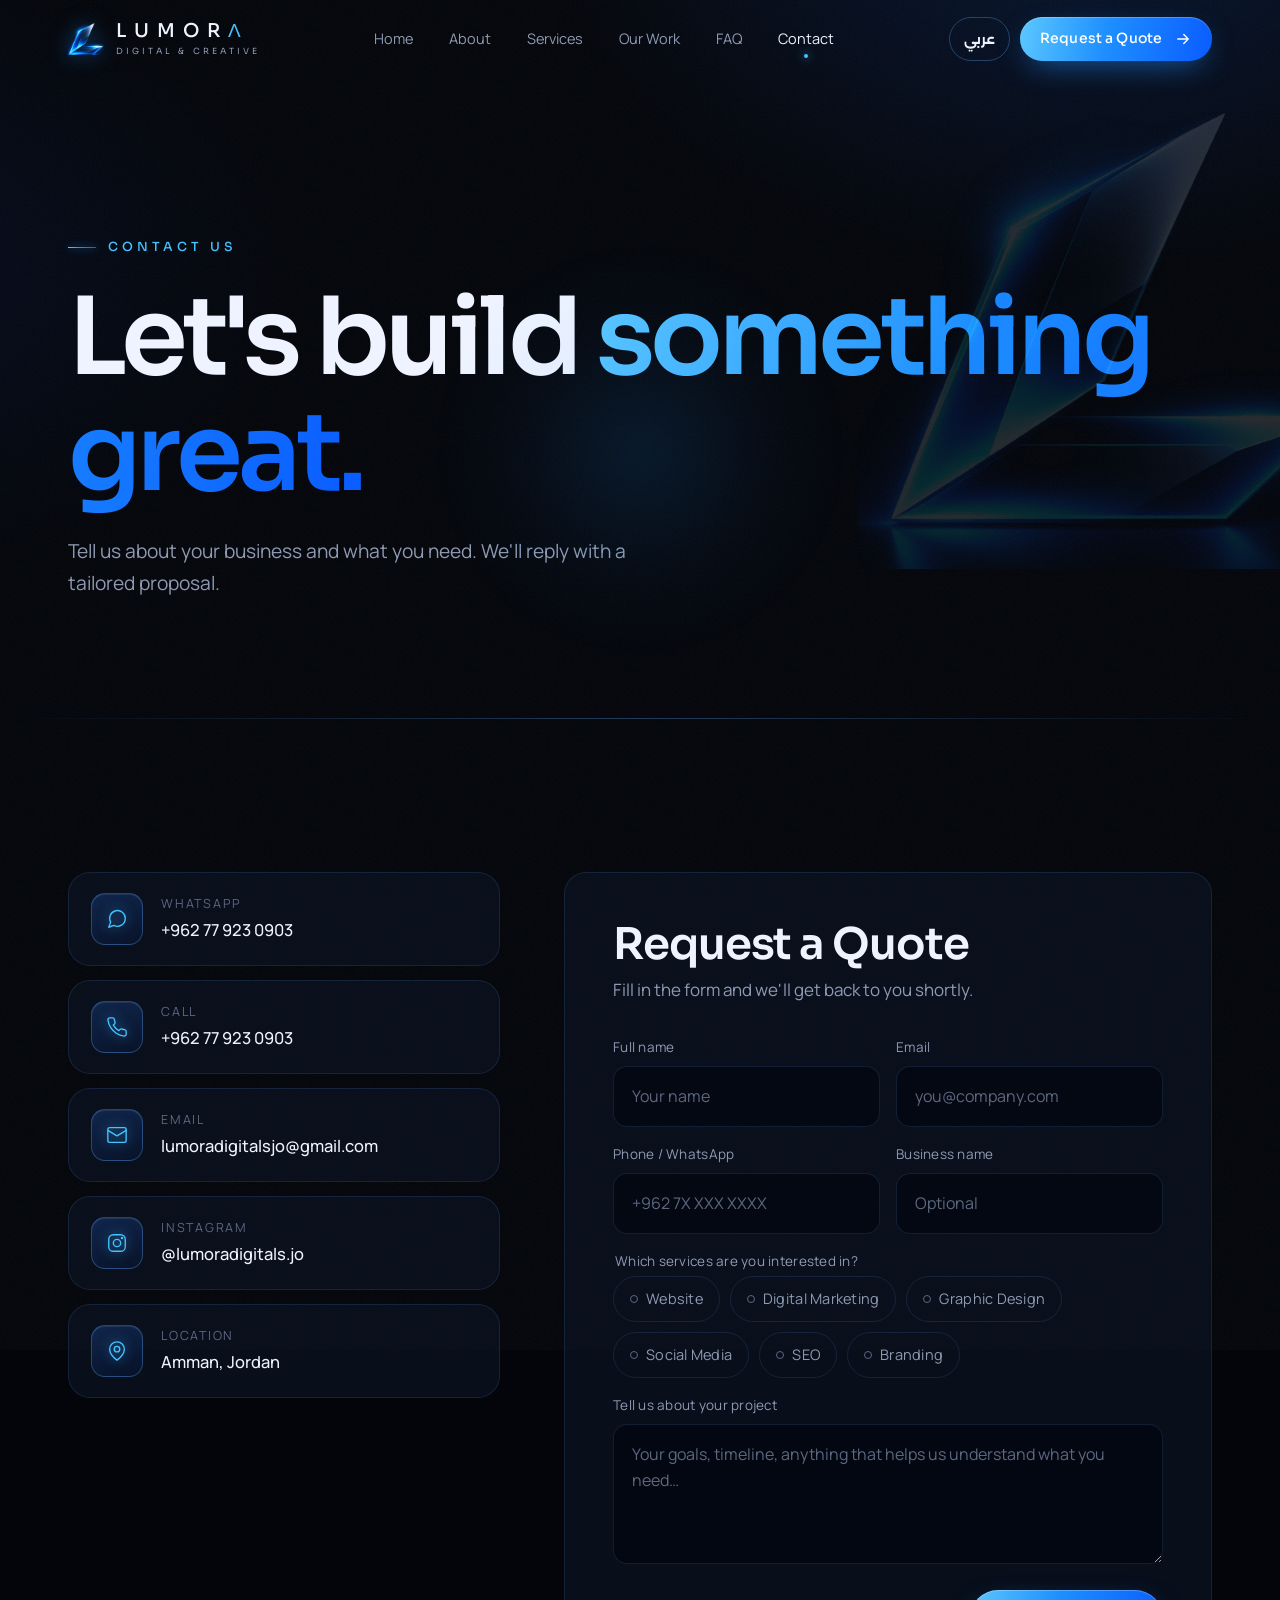
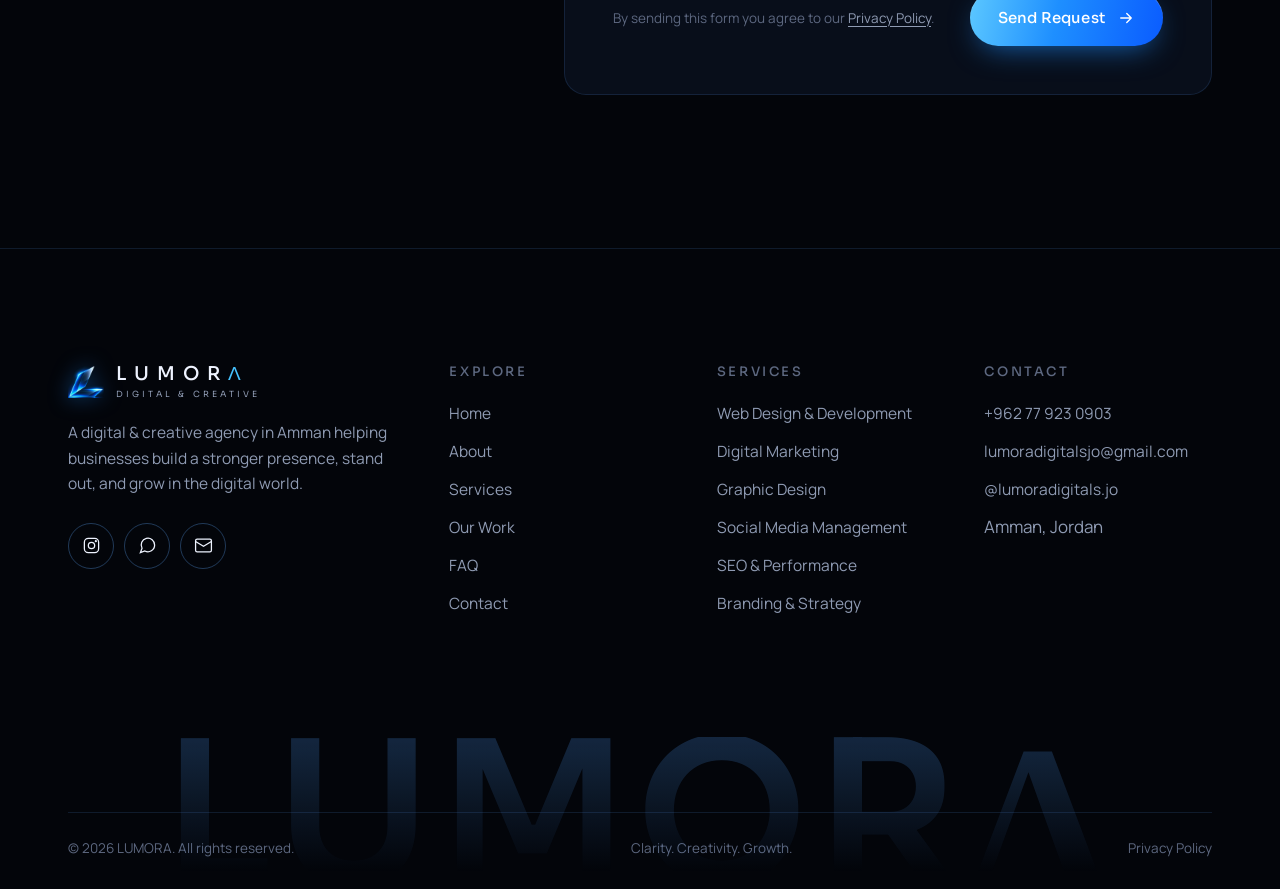
<file: contact.html>
<!doctype html>
<html lang="en" dir="ltr">
<head>
<meta charset="utf-8">
<meta name="viewport" content="width=device-width, initial-scale=1, viewport-fit=cover">
<script>try{if(localStorage.getItem("lumora-lang")==="ar"){var d=document.documentElement;d.lang="ar";d.dir="rtl";d.classList.add("i18n-wait");setTimeout(function(){d.classList.remove("i18n-wait")},900)}}catch(e){}</script>
<title data-key="contact.title">Contact & Request a Quote — LUMORA</title>
<meta name="description" data-key="contact.desc" content="Get in touch with LUMORA in Amman, Jordan. Request a quote for websites, marketing, design, social media, SEO or branding.">
<meta name="theme-color" content="#03050a">
<link rel="canonical" href="https://hamzehabunemeh.github.io/lumora-website/contact.html">
<link rel="alternate" hreflang="en" href="https://hamzehabunemeh.github.io/lumora-website/contact.html">
<meta property="og:type" content="website">
<meta property="og:site_name" content="LUMORA">
<meta property="og:title" content="Contact &amp; Request a Quote — LUMORA">
<meta property="og:description" content="Get in touch with LUMORA in Amman, Jordan. Request a quote for websites, marketing, design, social media, SEO or branding.">
<meta property="og:image" content="https://hamzehabunemeh.github.io/lumora-website/assets/img/brand/og.jpg">
<meta property="og:url" content="https://hamzehabunemeh.github.io/lumora-website/contact.html">
<meta name="twitter:card" content="summary_large_image">
<link rel="icon" type="image/png" sizes="48x48" href="assets/img/brand/favicon-48.png">
<link rel="icon" type="image/png" sizes="32x32" href="assets/img/brand/favicon-32.png">
<link rel="apple-touch-icon" href="assets/img/brand/apple-touch-icon.png">
<link rel="preload" href="assets/fonts/sora.woff2" as="font" type="font/woff2" crossorigin>
<link rel="preload" href="assets/fonts/manrope.woff2" as="font" type="font/woff2" crossorigin>
<link rel="stylesheet" href="assets/css/style.css">
</head>
<body data-page="contact">
<a class="skip" href="#main" data-i18n="skip">Skip to content</a>
<div class="ambient" aria-hidden="true"></div><div class="grain" aria-hidden="true"></div>
<div class="cursor-glow" aria-hidden="true"></div>
<div class="progress" aria-hidden="true"><span></span></div>
<header class="header">
 <div class="wrap">
  <a class="brand" href="index.html" aria-label="LUMORA — Home">
  <img src="assets/img/brand/icon-sm.webp" alt="" width="36" height="33">
  <span class="brand-text"><span class="brand-name">LUMOR<b>Λ</b></span><span class="brand-sub">DIGITAL &amp; CREATIVE</span></span>
</a>
  <nav class="nav" aria-label="Main"><a href="index.html" data-i18n="nav.home">Home</a><a href="about.html" data-i18n="nav.about">About</a><a href="services.html" data-i18n="nav.services">Services</a><a href="work.html" data-i18n="nav.work">Our Work</a><a href="faq.html" data-i18n="nav.faq">FAQ</a><a href="contact.html" aria-current="page" data-i18n="nav.contact">Contact</a></nav>
  <div class="header-actions">
   <button class="lang-btn" type="button" aria-label="التبديل إلى العربية"><span class="ar">عربي</span></button>
   <a class="btn btn-primary btn-sm" href="contact.html#quote"><span data-i18n="cta.quote">Request a Quote</span><svg class="arrow" viewBox="0 0 24 24" fill="none" stroke="currentColor" stroke-width="1.8" stroke-linecap="round" stroke-linejoin="round"><path d="M5 12h14M13 6l6 6-6 6"/></svg></a>
   <button class="menu-btn" type="button" aria-label="Menu" aria-expanded="false" aria-controls="mobile-menu" data-i18n-attr="aria-label:menu"><span></span><span></span></button>
  </div>
 </div>
</header>
<div class="mobile-menu" id="mobile-menu">
 <a href="index.html" data-i18n="nav.home">Home</a><a href="about.html" data-i18n="nav.about">About</a><a href="services.html" data-i18n="nav.services">Services</a><a href="work.html" data-i18n="nav.work">Our Work</a><a href="faq.html" data-i18n="nav.faq">FAQ</a><a href="contact.html" aria-current="page" data-i18n="nav.contact">Contact</a>
 <a class="btn btn-primary" href="contact.html#quote"><span data-i18n="cta.quote">Request a Quote</span><svg class="arrow" viewBox="0 0 24 24" fill="none" stroke="currentColor" stroke-width="1.8" stroke-linecap="round" stroke-linejoin="round"><path d="M5 12h14M13 6l6 6-6 6"/></svg></a>
</div>
<main id="main">
<section class="page-hero" data-scroll="exit">
 <img class="ghost-mark" src="assets/img/brand/icon.webp" alt="" aria-hidden="true">
 <div class="wrap">
  <span class="eyebrow" data-reveal data-i18n="ct.eyebrow">Contact Us</span>
  <h1 class="h-xl" data-reveal style="--d:.08s" data-i18n="ct.h1">Let's build <span class="grad">something great.</span></h1>
  <p class="lead" data-reveal style="--d:.16s" data-i18n="ct.lead">Tell us about your business and what you need. We'll reply with a tailored proposal.</p>
  
 </div>
</section>
<section class="section" id="quote">
 <div class="wrap contact-grid">
  <div class="contact-list" data-stagger>
   <a class="card contact-item" href="https://wa.me/962779230903" target="_blank" rel="noopener" data-reveal><span class="icon"><svg viewBox="0 0 24 24"><path d="M21 11.5a8.4 8.4 0 0 1-12.4 7.4L3 21l2.1-5.6A8.5 8.5 0 1 1 21 11.5Z"/></svg></span><span><small data-i18n="ct.wa">WhatsApp</small><strong>+962 77 923 0903</strong></span></a>
   <a class="card contact-item" href="tel:+962779230903" data-reveal><span class="icon"><svg viewBox="0 0 24 24"><path d="M22 16.9v3a2 2 0 0 1-2.2 2 19.8 19.8 0 0 1-8.6-3.1 19.5 19.5 0 0 1-6-6A19.8 19.8 0 0 1 2.1 4.2 2 2 0 0 1 4.1 2h3a2 2 0 0 1 2 1.7c.1 1 .4 1.9.7 2.8a2 2 0 0 1-.5 2.1L8 9.9a16 16 0 0 0 6 6l1.3-1.3a2 2 0 0 1 2.1-.4c.9.3 1.8.6 2.8.7a2 2 0 0 1 1.7 2Z"/></svg></span><span><small data-i18n="ct.call">Call</small><strong>+962 77 923 0903</strong></span></a>
   <a class="card contact-item" href="mailto:lumoradigitalsjo@gmail.com" data-reveal><span class="icon"><svg viewBox="0 0 24 24"><rect x="2" y="4" width="20" height="16" rx="2"/><path d="m22 7-10 6L2 7"/></svg></span><span><small data-i18n="ct.email">Email</small><strong>lumoradigitalsjo@gmail.com</strong></span></a>
   <a class="card contact-item" href="https://www.instagram.com/lumoradigitals.jo" target="_blank" rel="noopener" data-reveal><span class="icon"><svg viewBox="0 0 24 24"><rect x="3" y="3" width="18" height="18" rx="5"/><circle cx="12" cy="12" r="4"/><circle cx="17.5" cy="6.5" r=".6" fill="currentColor"/></svg></span><span><small data-i18n="ct.ig">Instagram</small><strong>@lumoradigitals.jo</strong></span></a>
   <div class="card contact-item" data-reveal><span class="icon"><svg viewBox="0 0 24 24"><path d="M20 10c0 6-8 12-8 12S4 16 4 10a8 8 0 1 1 16 0Z"/><circle cx="12" cy="10" r="3"/></svg></span><span><small data-i18n="ct.loc">Location</small><strong data-i18n="loc" style="direction:inherit">Amman, Jordan</strong></span></div>
  </div>
  <div class="card form-card" data-reveal>
   <h2 class="h-md" data-i18n="fm.title">Request a Quote</h2>
   <p data-i18n="fm.lead">Fill in the form and we'll get back to you shortly.</p>
   <form id="quote-form" method="POST" action="https://formsubmit.co/lumoradigitalsjo@gmail.com">
    <input type="hidden" name="_subject" value="New quote request — LUMORA website">
    <input type="hidden" name="_template" value="table">
    <input type="hidden" name="_captcha" value="false">
    <input type="hidden" name="_next" value="https://hamzehabunemeh.github.io/lumora-website/thanks.html">
    <input type="hidden" name="Services" value="">
    <p class="hp"><label>Don't fill this out: <input type="text" name="_honey" tabindex="-1" autocomplete="off"></label></p>
    <div class="form-grid">
     <div class="field"><label for="f-name" data-i18n="fm.name">Full name</label><input id="f-name" name="Name" type="text" autocomplete="name" required placeholder="Your name" data-i18n-attr="placeholder:fm.name.ph"></div>
     <div class="field"><label for="f-email" data-i18n="fm.email">Email</label><input id="f-email" name="email" type="email" autocomplete="email" required placeholder="you@company.com"></div>
     <div class="field"><label for="f-phone" data-i18n="fm.phone">Phone / WhatsApp</label><input id="f-phone" name="Phone" type="tel" autocomplete="tel" placeholder="+962 7X XXX XXXX"></div>
     <div class="field"><label for="f-biz" data-i18n="fm.biz">Business name</label><input id="f-biz" name="Business" type="text" autocomplete="organization" placeholder="Optional" data-i18n-attr="placeholder:fm.biz.ph"></div>
     <fieldset class="field full"><legend data-i18n="fm.services">Which services are you interested in?</legend><div class="checks"><label class="check"><input type="checkbox" data-service value="Web Design & Development"><span data-i18n="opt.s1">Website</span></label><label class="check"><input type="checkbox" data-service value="Digital Marketing"><span data-i18n="opt.s2">Digital Marketing</span></label><label class="check"><input type="checkbox" data-service value="Graphic Design"><span data-i18n="opt.s3">Graphic Design</span></label><label class="check"><input type="checkbox" data-service value="Social Media Management"><span data-i18n="opt.s4">Social Media</span></label><label class="check"><input type="checkbox" data-service value="SEO & Performance"><span data-i18n="opt.s5">SEO</span></label><label class="check"><input type="checkbox" data-service value="Branding & Strategy"><span data-i18n="opt.s6">Branding</span></label></div></fieldset>
     <div class="field full"><label for="f-msg" data-i18n="fm.msg">Tell us about your project</label><textarea id="f-msg" name="Message" required placeholder="Your goals, timeline, anything that helps us understand what you need…" data-i18n-attr="placeholder:fm.msg.ph"></textarea></div>
    </div>
    <div class="form-foot">
     <small data-i18n="fm.note">By sending this form you agree to our <a href="privacy.html">Privacy Policy</a>.</small>
     <button class="btn btn-primary" type="submit"><span data-i18n="fm.send">Send Request</span><svg class="arrow" viewBox="0 0 24 24" fill="none" stroke="currentColor" stroke-width="1.8" stroke-linecap="round" stroke-linejoin="round"><path d="M5 12h14M13 6l6 6-6 6"/></svg></button>
    </div>
   </form>
  </div>
 </div>
</section>
</main>
<footer class="footer">
 <div class="wrap">
  <div class="footer-top">
   <div>
    <a class="brand" href="index.html" aria-label="LUMORA — Home">
  <img src="assets/img/brand/icon-sm.webp" alt="" width="36" height="33">
  <span class="brand-text"><span class="brand-name">LUMOR<b>Λ</b></span><span class="brand-sub">DIGITAL &amp; CREATIVE</span></span>
</a>
    <p data-i18n="f.about">A digital & creative agency in Amman helping businesses build a stronger presence, stand out, and grow in the digital world.</p>
    <div class="socials">
     <a href="https://www.instagram.com/lumoradigitals.jo" target="_blank" rel="noopener" aria-label="Instagram"><svg viewBox="0 0 24 24"><rect x="3" y="3" width="18" height="18" rx="5"/><circle cx="12" cy="12" r="4"/><circle cx="17.5" cy="6.5" r=".6" fill="currentColor"/></svg></a>
     <a href="https://wa.me/962779230903" target="_blank" rel="noopener" aria-label="WhatsApp"><svg viewBox="0 0 24 24"><path d="M21 11.5a8.4 8.4 0 0 1-12.4 7.4L3 21l2.1-5.6A8.5 8.5 0 1 1 21 11.5Z"/></svg></a>
     <a href="mailto:lumoradigitalsjo@gmail.com" aria-label="Email"><svg viewBox="0 0 24 24"><rect x="2" y="4" width="20" height="16" rx="2"/><path d="m22 7-10 6L2 7"/></svg></a>
    </div>
   </div>
   <div><h4 data-i18n="f.explore">Explore</h4><ul><li><a href="index.html" data-i18n="nav.home">Home</a></li><li><a href="about.html" data-i18n="nav.about">About</a></li><li><a href="services.html" data-i18n="nav.services">Services</a></li><li><a href="work.html" data-i18n="nav.work">Our Work</a></li><li><a href="faq.html" data-i18n="nav.faq">FAQ</a></li><li><a href="contact.html" data-i18n="nav.contact">Contact</a></li></ul></div>
   <div><h4 data-i18n="f.services">Services</h4><ul><li><a href="services.html#web" data-i18n="s1.t">Web Design &amp; Development</a></li><li><a href="services.html#marketing" data-i18n="s2.t">Digital Marketing</a></li><li><a href="services.html#design" data-i18n="s3.t">Graphic Design</a></li><li><a href="services.html#social" data-i18n="s4.t">Social Media Management</a></li><li><a href="services.html#seo" data-i18n="s5.t">SEO &amp; Performance</a></li><li><a href="services.html#branding" data-i18n="s6.t">Branding &amp; Strategy</a></li></ul></div>
   <div><h4 data-i18n="f.contact">Contact</h4><ul>
     <li><a class="ltr" href="tel:+962779230903">+962 77 923 0903</a></li>
     <li><a class="ltr" href="mailto:lumoradigitalsjo@gmail.com">lumoradigitalsjo@gmail.com</a></li>
     <li><a href="https://www.instagram.com/lumoradigitals.jo" target="_blank" rel="noopener" class="ltr">@lumoradigitals.jo</a></li>
     <li><span class="muted" data-i18n="loc">Amman, Jordan</span></li>
   </ul></div>
  </div>
  <div class="footer-word" data-scroll="enter" aria-hidden="true">LUMORΛ</div>
  <div class="footer-bottom">
   <span>© <span data-year>2026</span> LUMORA. <span data-i18n="f.rights">All rights reserved.</span></span>
   <span data-i18n="f.slogan">Clarity. Creativity. Growth.</span>
   <a href="privacy.html" data-i18n="f.privacy">Privacy Policy</a>
  </div>
 </div>
</footer>
<a class="wa-float" href="https://wa.me/962779230903" target="_blank" rel="noopener" aria-label="WhatsApp" data-i18n-attr="aria-label:wa.label"><svg viewBox="0 0 24 24"><path d="M17.5 14.4c-.3-.1-1.8-.9-2-1-.3-.1-.5-.1-.7.1-.2.3-.8 1-.9 1.2-.2.2-.3.2-.6.1-.3-.1-1.3-.5-2.4-1.5-.9-.8-1.5-1.8-1.7-2.1-.2-.3 0-.5.1-.6l.4-.5.3-.5v-.5c0-.1-.7-1.6-.9-2.2-.2-.6-.5-.5-.7-.5h-.6c-.2 0-.5.1-.8.4-.3.3-1 1-1 2.5s1.1 2.9 1.2 3.1c.1.2 2.1 3.2 5.1 4.5.7.3 1.3.5 1.7.6.7.2 1.4.2 1.9.1.6-.1 1.8-.7 2-1.4.2-.7.2-1.3.2-1.4-.1-.2-.3-.3-.6-.4ZM12 21.8c-1.8 0-3.5-.5-5-1.4l-.4-.2-3.7 1 1-3.6-.2-.4a9.8 9.8 0 0 1-1.5-5.2C2.2 6.6 6.6 2.2 12 2.2c2.6 0 5.1 1 6.9 2.9a9.7 9.7 0 0 1 2.9 6.9c0 5.4-4.4 9.8-9.8 9.8Zm8.4-18.2A11.8 11.8 0 0 0 .2 12c0 2.1.5 4.1 1.6 5.9L.1 24l6.3-1.7c1.7.9 3.7 1.4 5.6 1.4 6.5 0 11.8-5.3 11.8-11.8 0-3.1-1.2-6.1-3.4-8.3Z"/></svg></a>
<script src="assets/js/i18n.js"></script>
<script src="assets/js/lenis.min.js"></script>
<script src="assets/js/main.js"></script>
</body>
</html>
</file>
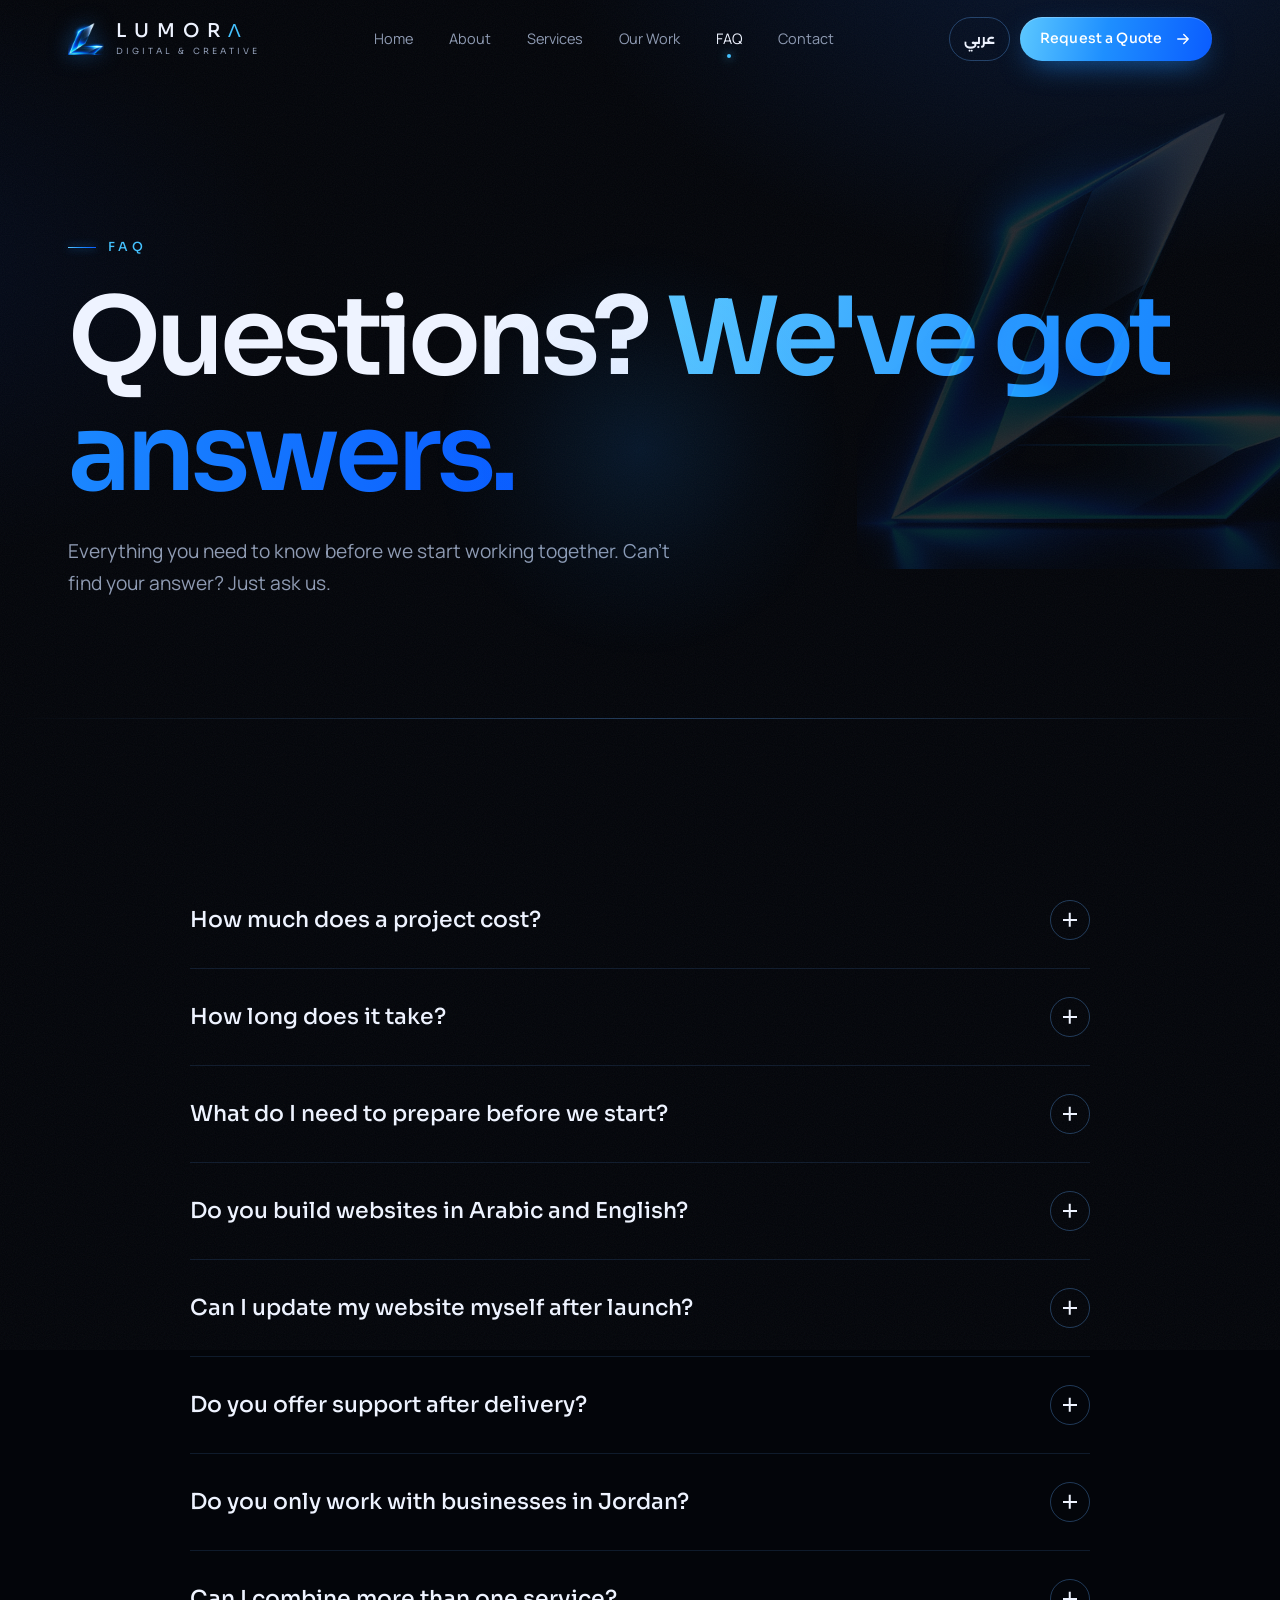
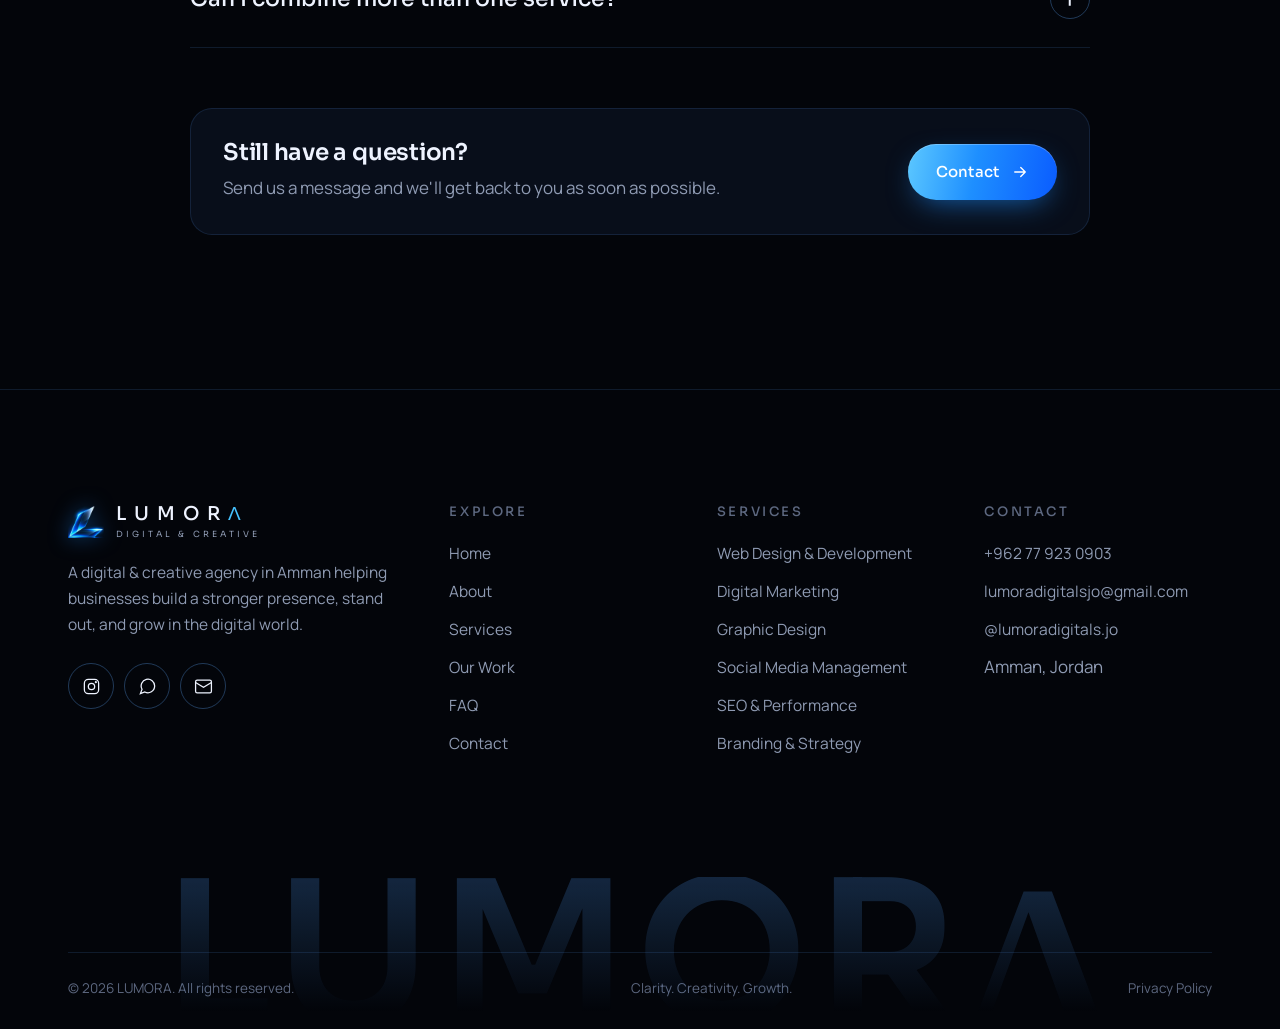
<file: faq.html>
<!doctype html>
<html lang="en" dir="ltr">
<head>
<meta charset="utf-8">
<meta name="viewport" content="width=device-width, initial-scale=1, viewport-fit=cover">
<script>try{if(localStorage.getItem("lumora-lang")==="ar"){var d=document.documentElement;d.lang="ar";d.dir="rtl";d.classList.add("i18n-wait");setTimeout(function(){d.classList.remove("i18n-wait")},900)}}catch(e){}</script>
<title data-key="faq.title">FAQ — LUMORA</title>
<meta name="description" data-key="faq.desc" content="Answers to common questions about working with LUMORA.">
<meta name="theme-color" content="#03050a">
<link rel="canonical" href="https://hamzehabunemeh.github.io/lumora-website/faq.html">
<link rel="alternate" hreflang="en" href="https://hamzehabunemeh.github.io/lumora-website/faq.html">
<meta property="og:type" content="website">
<meta property="og:site_name" content="LUMORA">
<meta property="og:title" content="FAQ — LUMORA">
<meta property="og:description" content="Answers to common questions about working with LUMORA.">
<meta property="og:image" content="https://hamzehabunemeh.github.io/lumora-website/assets/img/brand/og.jpg">
<meta property="og:url" content="https://hamzehabunemeh.github.io/lumora-website/faq.html">
<meta name="twitter:card" content="summary_large_image">
<link rel="icon" type="image/png" sizes="48x48" href="assets/img/brand/favicon-48.png">
<link rel="icon" type="image/png" sizes="32x32" href="assets/img/brand/favicon-32.png">
<link rel="apple-touch-icon" href="assets/img/brand/apple-touch-icon.png">
<link rel="preload" href="assets/fonts/sora.woff2" as="font" type="font/woff2" crossorigin>
<link rel="preload" href="assets/fonts/manrope.woff2" as="font" type="font/woff2" crossorigin>
<link rel="stylesheet" href="assets/css/style.css">
</head>
<body data-page="faq">
<a class="skip" href="#main" data-i18n="skip">Skip to content</a>
<div class="ambient" aria-hidden="true"></div><div class="grain" aria-hidden="true"></div>
<div class="cursor-glow" aria-hidden="true"></div>
<div class="progress" aria-hidden="true"><span></span></div>
<header class="header">
 <div class="wrap">
  <a class="brand" href="index.html" aria-label="LUMORA — Home">
  <img src="assets/img/brand/icon-sm.webp" alt="" width="36" height="33">
  <span class="brand-text"><span class="brand-name">LUMOR<b>Λ</b></span><span class="brand-sub">DIGITAL &amp; CREATIVE</span></span>
</a>
  <nav class="nav" aria-label="Main"><a href="index.html" data-i18n="nav.home">Home</a><a href="about.html" data-i18n="nav.about">About</a><a href="services.html" data-i18n="nav.services">Services</a><a href="work.html" data-i18n="nav.work">Our Work</a><a href="faq.html" aria-current="page" data-i18n="nav.faq">FAQ</a><a href="contact.html" data-i18n="nav.contact">Contact</a></nav>
  <div class="header-actions">
   <button class="lang-btn" type="button" aria-label="التبديل إلى العربية"><span class="ar">عربي</span></button>
   <a class="btn btn-primary btn-sm" href="contact.html#quote"><span data-i18n="cta.quote">Request a Quote</span><svg class="arrow" viewBox="0 0 24 24" fill="none" stroke="currentColor" stroke-width="1.8" stroke-linecap="round" stroke-linejoin="round"><path d="M5 12h14M13 6l6 6-6 6"/></svg></a>
   <button class="menu-btn" type="button" aria-label="Menu" aria-expanded="false" aria-controls="mobile-menu" data-i18n-attr="aria-label:menu"><span></span><span></span></button>
  </div>
 </div>
</header>
<div class="mobile-menu" id="mobile-menu">
 <a href="index.html" data-i18n="nav.home">Home</a><a href="about.html" data-i18n="nav.about">About</a><a href="services.html" data-i18n="nav.services">Services</a><a href="work.html" data-i18n="nav.work">Our Work</a><a href="faq.html" aria-current="page" data-i18n="nav.faq">FAQ</a><a href="contact.html" data-i18n="nav.contact">Contact</a>
 <a class="btn btn-primary" href="contact.html#quote"><span data-i18n="cta.quote">Request a Quote</span><svg class="arrow" viewBox="0 0 24 24" fill="none" stroke="currentColor" stroke-width="1.8" stroke-linecap="round" stroke-linejoin="round"><path d="M5 12h14M13 6l6 6-6 6"/></svg></a>
</div>
<main id="main">
<section class="page-hero" data-scroll="exit">
 <img class="ghost-mark" src="assets/img/brand/icon.webp" alt="" aria-hidden="true">
 <div class="wrap">
  <span class="eyebrow" data-reveal data-i18n="fq.eyebrow">FAQ</span>
  <h1 class="h-xl" data-reveal style="--d:.08s" data-i18n="fq.h1">Questions? <span class="grad">We've got answers.</span></h1>
  <p class="lead" data-reveal style="--d:.16s" data-i18n="fq.lead">Everything you need to know before we start working together. Can't find your answer? Just ask us.</p>
  
 </div>
</section>
<section class="section">
 <div class="wrap"><div class="faq" data-stagger><div class="faq-item" data-reveal>
  <button class="faq-q" type="button" aria-expanded="false" aria-controls="fa1" id="fq1"><span data-i18n="q1">How much does a project cost?</span><span class="pm" aria-hidden="true"></span></button>
  <div class="faq-a" id="fa1" role="region" aria-labelledby="fq1"><div><p data-i18n="a1">Every project is different, so we price based on your needs and scope. Tell us what you're looking for through our contact form and we'll send you a clear, tailored quote — no hidden costs.</p></div></div>
</div><div class="faq-item" data-reveal>
  <button class="faq-q" type="button" aria-expanded="false" aria-controls="fa2" id="fq2"><span data-i18n="q2">How long does it take?</span><span class="pm" aria-hidden="true"></span></button>
  <div class="faq-a" id="fa2" role="region" aria-labelledby="fq2"><div><p data-i18n="a2">It depends on the service and the size of the project. A social media plan can start within days, while a full website or brand identity takes longer. You'll get a clear timeline with your quote before we begin.</p></div></div>
</div><div class="faq-item" data-reveal>
  <button class="faq-q" type="button" aria-expanded="false" aria-controls="fa3" id="fq3"><span data-i18n="q3">What do I need to prepare before we start?</span><span class="pm" aria-hidden="true"></span></button>
  <div class="faq-a" id="fa3" role="region" aria-labelledby="fq3"><div><p data-i18n="a3">Just an idea of what you want to achieve. If you have a logo, photos or content, great — if not, we'll help you create them. We'll guide you through everything during the Discovery step.</p></div></div>
</div><div class="faq-item" data-reveal>
  <button class="faq-q" type="button" aria-expanded="false" aria-controls="fa4" id="fq4"><span data-i18n="q4">Do you build websites in Arabic and English?</span><span class="pm" aria-hidden="true"></span></button>
  <div class="faq-a" id="fa4" role="region" aria-labelledby="fq4"><div><p data-i18n="a4">Yes. We build bilingual websites with full right-to-left (RTL) support for Arabic, so both versions look and feel equally professional.</p></div></div>
</div><div class="faq-item" data-reveal>
  <button class="faq-q" type="button" aria-expanded="false" aria-controls="fa5" id="fq5"><span data-i18n="q5">Can I update my website myself after launch?</span><span class="pm" aria-hidden="true"></span></button>
  <div class="faq-a" id="fa5" role="region" aria-labelledby="fq5"><div><p data-i18n="a5">Absolutely. We can set up your site so you can make simple edits yourself, or we can handle updates for you — whichever suits you best.</p></div></div>
</div><div class="faq-item" data-reveal>
  <button class="faq-q" type="button" aria-expanded="false" aria-controls="fa6" id="fq6"><span data-i18n="q6">Do you offer support after delivery?</span><span class="pm" aria-hidden="true"></span></button>
  <div class="faq-a" id="fa6" role="region" aria-labelledby="fq6"><div><p data-i18n="a6">Yes. Launch is only the beginning. We stay by your side after delivery to fix issues, answer questions and help you keep growing.</p></div></div>
</div><div class="faq-item" data-reveal>
  <button class="faq-q" type="button" aria-expanded="false" aria-controls="fa7" id="fq7"><span data-i18n="q7">Do you only work with businesses in Jordan?</span><span class="pm" aria-hidden="true"></span></button>
  <div class="faq-a" id="fa7" role="region" aria-labelledby="fq7"><div><p data-i18n="a7">We're based in Amman, but we work with clients anywhere. Everything can be handled online — calls, approvals and delivery.</p></div></div>
</div><div class="faq-item" data-reveal>
  <button class="faq-q" type="button" aria-expanded="false" aria-controls="fa8" id="fq8"><span data-i18n="q8">Can I combine more than one service?</span><span class="pm" aria-hidden="true"></span></button>
  <div class="faq-a" id="fa8" role="region" aria-labelledby="fq8"><div><p data-i18n="a8">Yes — and it often works best that way. A website, a strong brand and consistent social media support each other. We can build a package around exactly what you need.</p></div></div>
</div></div>
  <div class="card" style="max-width:900px;margin:60px auto 0;padding:32px;display:flex;flex-wrap:wrap;gap:20px;align-items:center;justify-content:space-between" data-reveal>
   <div><h3 class="h-sm" data-i18n="fq.more">Still have a question?</h3><p class="muted" data-i18n="fq.more.d" style="margin:8px 0 0">Send us a message and we'll get back to you as soon as possible.</p></div>
   <a class="btn btn-primary" href="contact.html#quote"><span data-i18n="nav.contact">Contact</span><svg class="arrow" viewBox="0 0 24 24" fill="none" stroke="currentColor" stroke-width="1.8" stroke-linecap="round" stroke-linejoin="round"><path d="M5 12h14M13 6l6 6-6 6"/></svg></a>
  </div>
 </div>
</section>
</main>
<footer class="footer">
 <div class="wrap">
  <div class="footer-top">
   <div>
    <a class="brand" href="index.html" aria-label="LUMORA — Home">
  <img src="assets/img/brand/icon-sm.webp" alt="" width="36" height="33">
  <span class="brand-text"><span class="brand-name">LUMOR<b>Λ</b></span><span class="brand-sub">DIGITAL &amp; CREATIVE</span></span>
</a>
    <p data-i18n="f.about">A digital & creative agency in Amman helping businesses build a stronger presence, stand out, and grow in the digital world.</p>
    <div class="socials">
     <a href="https://www.instagram.com/lumoradigitals.jo" target="_blank" rel="noopener" aria-label="Instagram"><svg viewBox="0 0 24 24"><rect x="3" y="3" width="18" height="18" rx="5"/><circle cx="12" cy="12" r="4"/><circle cx="17.5" cy="6.5" r=".6" fill="currentColor"/></svg></a>
     <a href="https://wa.me/962779230903" target="_blank" rel="noopener" aria-label="WhatsApp"><svg viewBox="0 0 24 24"><path d="M21 11.5a8.4 8.4 0 0 1-12.4 7.4L3 21l2.1-5.6A8.5 8.5 0 1 1 21 11.5Z"/></svg></a>
     <a href="mailto:lumoradigitalsjo@gmail.com" aria-label="Email"><svg viewBox="0 0 24 24"><rect x="2" y="4" width="20" height="16" rx="2"/><path d="m22 7-10 6L2 7"/></svg></a>
    </div>
   </div>
   <div><h4 data-i18n="f.explore">Explore</h4><ul><li><a href="index.html" data-i18n="nav.home">Home</a></li><li><a href="about.html" data-i18n="nav.about">About</a></li><li><a href="services.html" data-i18n="nav.services">Services</a></li><li><a href="work.html" data-i18n="nav.work">Our Work</a></li><li><a href="faq.html" data-i18n="nav.faq">FAQ</a></li><li><a href="contact.html" data-i18n="nav.contact">Contact</a></li></ul></div>
   <div><h4 data-i18n="f.services">Services</h4><ul><li><a href="services.html#web" data-i18n="s1.t">Web Design &amp; Development</a></li><li><a href="services.html#marketing" data-i18n="s2.t">Digital Marketing</a></li><li><a href="services.html#design" data-i18n="s3.t">Graphic Design</a></li><li><a href="services.html#social" data-i18n="s4.t">Social Media Management</a></li><li><a href="services.html#seo" data-i18n="s5.t">SEO &amp; Performance</a></li><li><a href="services.html#branding" data-i18n="s6.t">Branding &amp; Strategy</a></li></ul></div>
   <div><h4 data-i18n="f.contact">Contact</h4><ul>
     <li><a class="ltr" href="tel:+962779230903">+962 77 923 0903</a></li>
     <li><a class="ltr" href="mailto:lumoradigitalsjo@gmail.com">lumoradigitalsjo@gmail.com</a></li>
     <li><a href="https://www.instagram.com/lumoradigitals.jo" target="_blank" rel="noopener" class="ltr">@lumoradigitals.jo</a></li>
     <li><span class="muted" data-i18n="loc">Amman, Jordan</span></li>
   </ul></div>
  </div>
  <div class="footer-word" data-scroll="enter" aria-hidden="true">LUMORΛ</div>
  <div class="footer-bottom">
   <span>© <span data-year>2026</span> LUMORA. <span data-i18n="f.rights">All rights reserved.</span></span>
   <span data-i18n="f.slogan">Clarity. Creativity. Growth.</span>
   <a href="privacy.html" data-i18n="f.privacy">Privacy Policy</a>
  </div>
 </div>
</footer>
<a class="wa-float" href="https://wa.me/962779230903" target="_blank" rel="noopener" aria-label="WhatsApp" data-i18n-attr="aria-label:wa.label"><svg viewBox="0 0 24 24"><path d="M17.5 14.4c-.3-.1-1.8-.9-2-1-.3-.1-.5-.1-.7.1-.2.3-.8 1-.9 1.2-.2.2-.3.2-.6.1-.3-.1-1.3-.5-2.4-1.5-.9-.8-1.5-1.8-1.7-2.1-.2-.3 0-.5.1-.6l.4-.5.3-.5v-.5c0-.1-.7-1.6-.9-2.2-.2-.6-.5-.5-.7-.5h-.6c-.2 0-.5.1-.8.4-.3.3-1 1-1 2.5s1.1 2.9 1.2 3.1c.1.2 2.1 3.2 5.1 4.5.7.3 1.3.5 1.7.6.7.2 1.4.2 1.9.1.6-.1 1.8-.7 2-1.4.2-.7.2-1.3.2-1.4-.1-.2-.3-.3-.6-.4ZM12 21.8c-1.8 0-3.5-.5-5-1.4l-.4-.2-3.7 1 1-3.6-.2-.4a9.8 9.8 0 0 1-1.5-5.2C2.2 6.6 6.6 2.2 12 2.2c2.6 0 5.1 1 6.9 2.9a9.7 9.7 0 0 1 2.9 6.9c0 5.4-4.4 9.8-9.8 9.8Zm8.4-18.2A11.8 11.8 0 0 0 .2 12c0 2.1.5 4.1 1.6 5.9L.1 24l6.3-1.7c1.7.9 3.7 1.4 5.6 1.4 6.5 0 11.8-5.3 11.8-11.8 0-3.1-1.2-6.1-3.4-8.3Z"/></svg></a>
<script src="assets/js/i18n.js"></script>
<script src="assets/js/lenis.min.js"></script>
<script src="assets/js/main.js"></script>
</body>
</html>
</file>
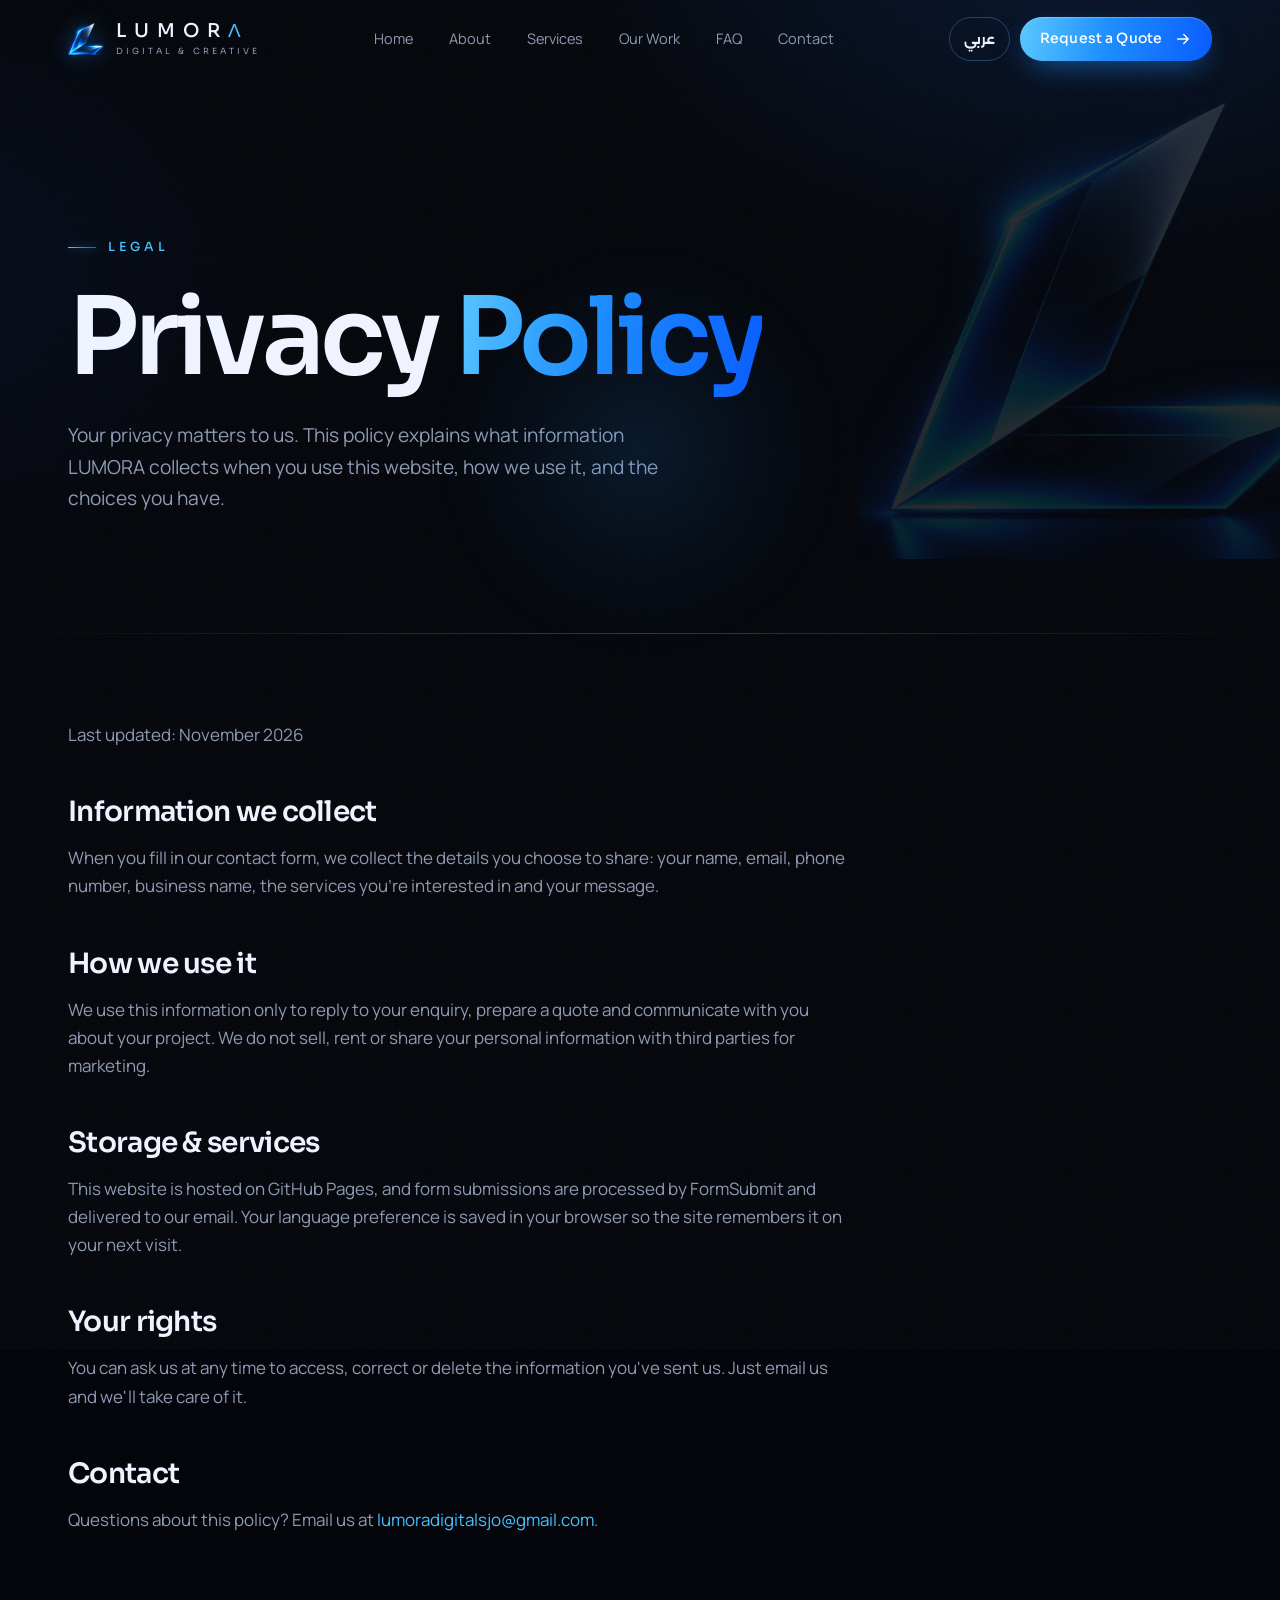
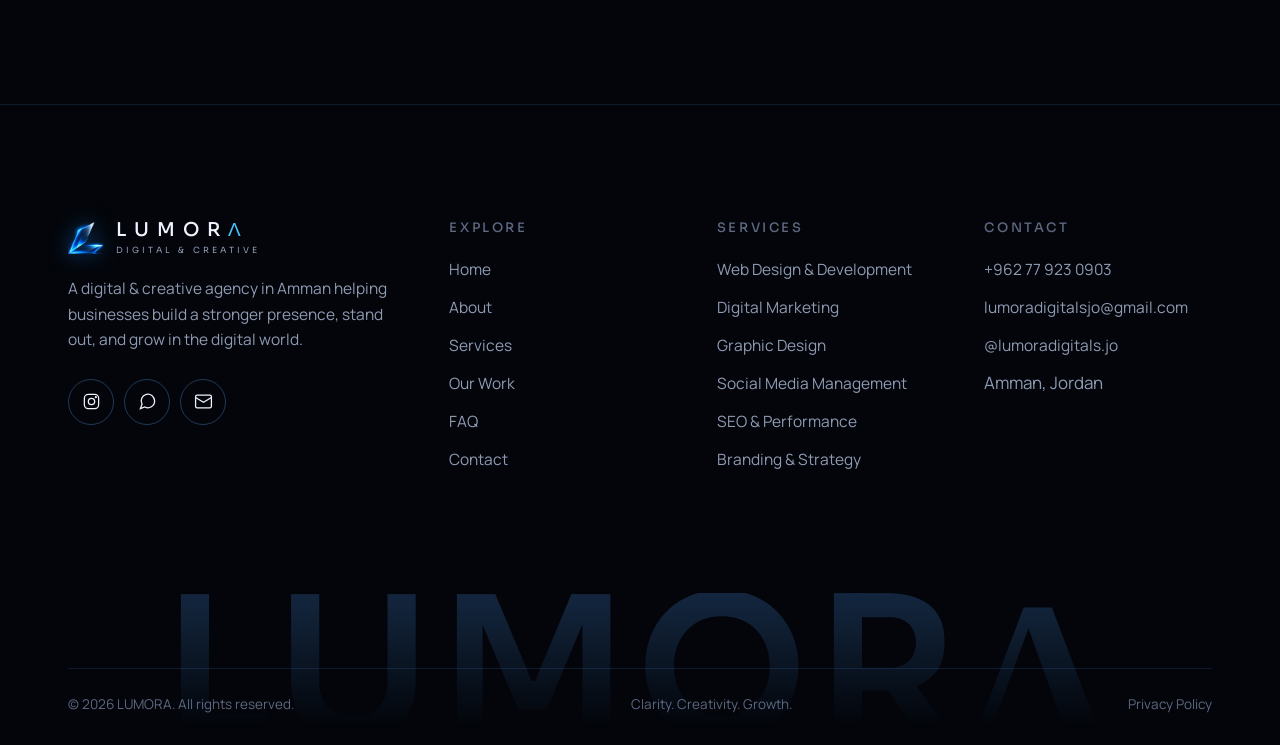
<file: privacy.html>
<!doctype html>
<html lang="en" dir="ltr">
<head>
<meta charset="utf-8">
<meta name="viewport" content="width=device-width, initial-scale=1, viewport-fit=cover">
<script>try{if(localStorage.getItem("lumora-lang")==="ar"){var d=document.documentElement;d.lang="ar";d.dir="rtl";d.classList.add("i18n-wait");setTimeout(function(){d.classList.remove("i18n-wait")},900)}}catch(e){}</script>
<title data-key="pv.title">Privacy Policy — LUMORA</title>
<meta name="description" data-key="pv.desc" content="How LUMORA collects, uses and protects your information.">
<meta name="theme-color" content="#03050a">
<link rel="canonical" href="https://hamzehabunemeh.github.io/lumora-website/privacy.html">
<link rel="alternate" hreflang="en" href="https://hamzehabunemeh.github.io/lumora-website/privacy.html">
<meta property="og:type" content="website">
<meta property="og:site_name" content="LUMORA">
<meta property="og:title" content="Privacy Policy — LUMORA">
<meta property="og:description" content="How LUMORA collects, uses and protects your information.">
<meta property="og:image" content="https://hamzehabunemeh.github.io/lumora-website/assets/img/brand/og.jpg">
<meta property="og:url" content="https://hamzehabunemeh.github.io/lumora-website/privacy.html">
<meta name="twitter:card" content="summary_large_image">
<link rel="icon" type="image/png" sizes="48x48" href="assets/img/brand/favicon-48.png">
<link rel="icon" type="image/png" sizes="32x32" href="assets/img/brand/favicon-32.png">
<link rel="apple-touch-icon" href="assets/img/brand/apple-touch-icon.png">
<link rel="preload" href="assets/fonts/sora.woff2" as="font" type="font/woff2" crossorigin>
<link rel="preload" href="assets/fonts/manrope.woff2" as="font" type="font/woff2" crossorigin>
<link rel="stylesheet" href="assets/css/style.css">
</head>
<body data-page="privacy">
<a class="skip" href="#main" data-i18n="skip">Skip to content</a>
<div class="ambient" aria-hidden="true"></div><div class="grain" aria-hidden="true"></div>
<div class="cursor-glow" aria-hidden="true"></div>
<div class="progress" aria-hidden="true"><span></span></div>
<header class="header">
 <div class="wrap">
  <a class="brand" href="index.html" aria-label="LUMORA — Home">
  <img src="assets/img/brand/icon-sm.webp" alt="" width="36" height="33">
  <span class="brand-text"><span class="brand-name">LUMOR<b>Λ</b></span><span class="brand-sub">DIGITAL &amp; CREATIVE</span></span>
</a>
  <nav class="nav" aria-label="Main"><a href="index.html" data-i18n="nav.home">Home</a><a href="about.html" data-i18n="nav.about">About</a><a href="services.html" data-i18n="nav.services">Services</a><a href="work.html" data-i18n="nav.work">Our Work</a><a href="faq.html" data-i18n="nav.faq">FAQ</a><a href="contact.html" data-i18n="nav.contact">Contact</a></nav>
  <div class="header-actions">
   <button class="lang-btn" type="button" aria-label="التبديل إلى العربية"><span class="ar">عربي</span></button>
   <a class="btn btn-primary btn-sm" href="contact.html#quote"><span data-i18n="cta.quote">Request a Quote</span><svg class="arrow" viewBox="0 0 24 24" fill="none" stroke="currentColor" stroke-width="1.8" stroke-linecap="round" stroke-linejoin="round"><path d="M5 12h14M13 6l6 6-6 6"/></svg></a>
   <button class="menu-btn" type="button" aria-label="Menu" aria-expanded="false" aria-controls="mobile-menu" data-i18n-attr="aria-label:menu"><span></span><span></span></button>
  </div>
 </div>
</header>
<div class="mobile-menu" id="mobile-menu">
 <a href="index.html" data-i18n="nav.home">Home</a><a href="about.html" data-i18n="nav.about">About</a><a href="services.html" data-i18n="nav.services">Services</a><a href="work.html" data-i18n="nav.work">Our Work</a><a href="faq.html" data-i18n="nav.faq">FAQ</a><a href="contact.html" data-i18n="nav.contact">Contact</a>
 <a class="btn btn-primary" href="contact.html#quote"><span data-i18n="cta.quote">Request a Quote</span><svg class="arrow" viewBox="0 0 24 24" fill="none" stroke="currentColor" stroke-width="1.8" stroke-linecap="round" stroke-linejoin="round"><path d="M5 12h14M13 6l6 6-6 6"/></svg></a>
</div>
<main id="main">
<section class="page-hero" data-scroll="exit">
 <img class="ghost-mark" src="assets/img/brand/icon.webp" alt="" aria-hidden="true">
 <div class="wrap">
  <span class="eyebrow" data-reveal data-i18n="pv.eyebrow">Legal</span>
  <h1 class="h-xl" data-reveal style="--d:.08s" data-i18n="pv.h1">Privacy <span class="grad">Policy</span></h1>
  <p class="lead" data-reveal style="--d:.16s" data-i18n="pv.intro">Your privacy matters to us. This policy explains what information LUMORA collects when you use this website, how we use it, and the choices you have.</p>
  
 </div>
</section>
<section class="section" style="padding-top:clamp(40px,6vw,70px)">
 <div class="wrap"><div class="prose" data-reveal><p class="muted" data-i18n="pv.updated">Last updated: November 2026</p><h2 data-i18n="pv.h.collect">Information we collect</h2><p data-i18n="pv.collect">When you fill in our contact form, we collect the details you choose to share: your name, email, phone number, business name, the services you're interested in and your message.</p><h2 data-i18n="pv.h.use">How we use it</h2><p data-i18n="pv.use">We use this information only to reply to your enquiry, prepare a quote and communicate with you about your project. We do not sell, rent or share your personal information with third parties for marketing.</p><h2 data-i18n="pv.h.store">Storage &amp; services</h2><p data-i18n="pv.store">This website is hosted on GitHub Pages, and form submissions are processed by FormSubmit and delivered to our email. Your language preference is saved in your browser so the site remembers it on your next visit.</p><h2 data-i18n="pv.h.rights">Your rights</h2><p data-i18n="pv.rights">You can ask us at any time to access, correct or delete the information you've sent us. Just email us and we'll take care of it.</p><h2 data-i18n="pv.h.contact">Contact</h2><p data-i18n="pv.contact">Questions about this policy? Email us at <a href="mailto:lumoradigitalsjo@gmail.com">lumoradigitalsjo@gmail.com</a>.</p></div></div>
</section>
</main>
<footer class="footer">
 <div class="wrap">
  <div class="footer-top">
   <div>
    <a class="brand" href="index.html" aria-label="LUMORA — Home">
  <img src="assets/img/brand/icon-sm.webp" alt="" width="36" height="33">
  <span class="brand-text"><span class="brand-name">LUMOR<b>Λ</b></span><span class="brand-sub">DIGITAL &amp; CREATIVE</span></span>
</a>
    <p data-i18n="f.about">A digital & creative agency in Amman helping businesses build a stronger presence, stand out, and grow in the digital world.</p>
    <div class="socials">
     <a href="https://www.instagram.com/lumoradigitals.jo" target="_blank" rel="noopener" aria-label="Instagram"><svg viewBox="0 0 24 24"><rect x="3" y="3" width="18" height="18" rx="5"/><circle cx="12" cy="12" r="4"/><circle cx="17.5" cy="6.5" r=".6" fill="currentColor"/></svg></a>
     <a href="https://wa.me/962779230903" target="_blank" rel="noopener" aria-label="WhatsApp"><svg viewBox="0 0 24 24"><path d="M21 11.5a8.4 8.4 0 0 1-12.4 7.4L3 21l2.1-5.6A8.5 8.5 0 1 1 21 11.5Z"/></svg></a>
     <a href="mailto:lumoradigitalsjo@gmail.com" aria-label="Email"><svg viewBox="0 0 24 24"><rect x="2" y="4" width="20" height="16" rx="2"/><path d="m22 7-10 6L2 7"/></svg></a>
    </div>
   </div>
   <div><h4 data-i18n="f.explore">Explore</h4><ul><li><a href="index.html" data-i18n="nav.home">Home</a></li><li><a href="about.html" data-i18n="nav.about">About</a></li><li><a href="services.html" data-i18n="nav.services">Services</a></li><li><a href="work.html" data-i18n="nav.work">Our Work</a></li><li><a href="faq.html" data-i18n="nav.faq">FAQ</a></li><li><a href="contact.html" data-i18n="nav.contact">Contact</a></li></ul></div>
   <div><h4 data-i18n="f.services">Services</h4><ul><li><a href="services.html#web" data-i18n="s1.t">Web Design &amp; Development</a></li><li><a href="services.html#marketing" data-i18n="s2.t">Digital Marketing</a></li><li><a href="services.html#design" data-i18n="s3.t">Graphic Design</a></li><li><a href="services.html#social" data-i18n="s4.t">Social Media Management</a></li><li><a href="services.html#seo" data-i18n="s5.t">SEO &amp; Performance</a></li><li><a href="services.html#branding" data-i18n="s6.t">Branding &amp; Strategy</a></li></ul></div>
   <div><h4 data-i18n="f.contact">Contact</h4><ul>
     <li><a class="ltr" href="tel:+962779230903">+962 77 923 0903</a></li>
     <li><a class="ltr" href="mailto:lumoradigitalsjo@gmail.com">lumoradigitalsjo@gmail.com</a></li>
     <li><a href="https://www.instagram.com/lumoradigitals.jo" target="_blank" rel="noopener" class="ltr">@lumoradigitals.jo</a></li>
     <li><span class="muted" data-i18n="loc">Amman, Jordan</span></li>
   </ul></div>
  </div>
  <div class="footer-word" data-scroll="enter" aria-hidden="true">LUMORΛ</div>
  <div class="footer-bottom">
   <span>© <span data-year>2026</span> LUMORA. <span data-i18n="f.rights">All rights reserved.</span></span>
   <span data-i18n="f.slogan">Clarity. Creativity. Growth.</span>
   <a href="privacy.html" data-i18n="f.privacy">Privacy Policy</a>
  </div>
 </div>
</footer>
<a class="wa-float" href="https://wa.me/962779230903" target="_blank" rel="noopener" aria-label="WhatsApp" data-i18n-attr="aria-label:wa.label"><svg viewBox="0 0 24 24"><path d="M17.5 14.4c-.3-.1-1.8-.9-2-1-.3-.1-.5-.1-.7.1-.2.3-.8 1-.9 1.2-.2.2-.3.2-.6.1-.3-.1-1.3-.5-2.4-1.5-.9-.8-1.5-1.8-1.7-2.1-.2-.3 0-.5.1-.6l.4-.5.3-.5v-.5c0-.1-.7-1.6-.9-2.2-.2-.6-.5-.5-.7-.5h-.6c-.2 0-.5.1-.8.4-.3.3-1 1-1 2.5s1.1 2.9 1.2 3.1c.1.2 2.1 3.2 5.1 4.5.7.3 1.3.5 1.7.6.7.2 1.4.2 1.9.1.6-.1 1.8-.7 2-1.4.2-.7.2-1.3.2-1.4-.1-.2-.3-.3-.6-.4ZM12 21.8c-1.8 0-3.5-.5-5-1.4l-.4-.2-3.7 1 1-3.6-.2-.4a9.8 9.8 0 0 1-1.5-5.2C2.2 6.6 6.6 2.2 12 2.2c2.6 0 5.1 1 6.9 2.9a9.7 9.7 0 0 1 2.9 6.9c0 5.4-4.4 9.8-9.8 9.8Zm8.4-18.2A11.8 11.8 0 0 0 .2 12c0 2.1.5 4.1 1.6 5.9L.1 24l6.3-1.7c1.7.9 3.7 1.4 5.6 1.4 6.5 0 11.8-5.3 11.8-11.8 0-3.1-1.2-6.1-3.4-8.3Z"/></svg></a>
<script src="assets/js/i18n.js"></script>
<script src="assets/js/lenis.min.js"></script>
<script src="assets/js/main.js"></script>
</body>
</html>
</file>
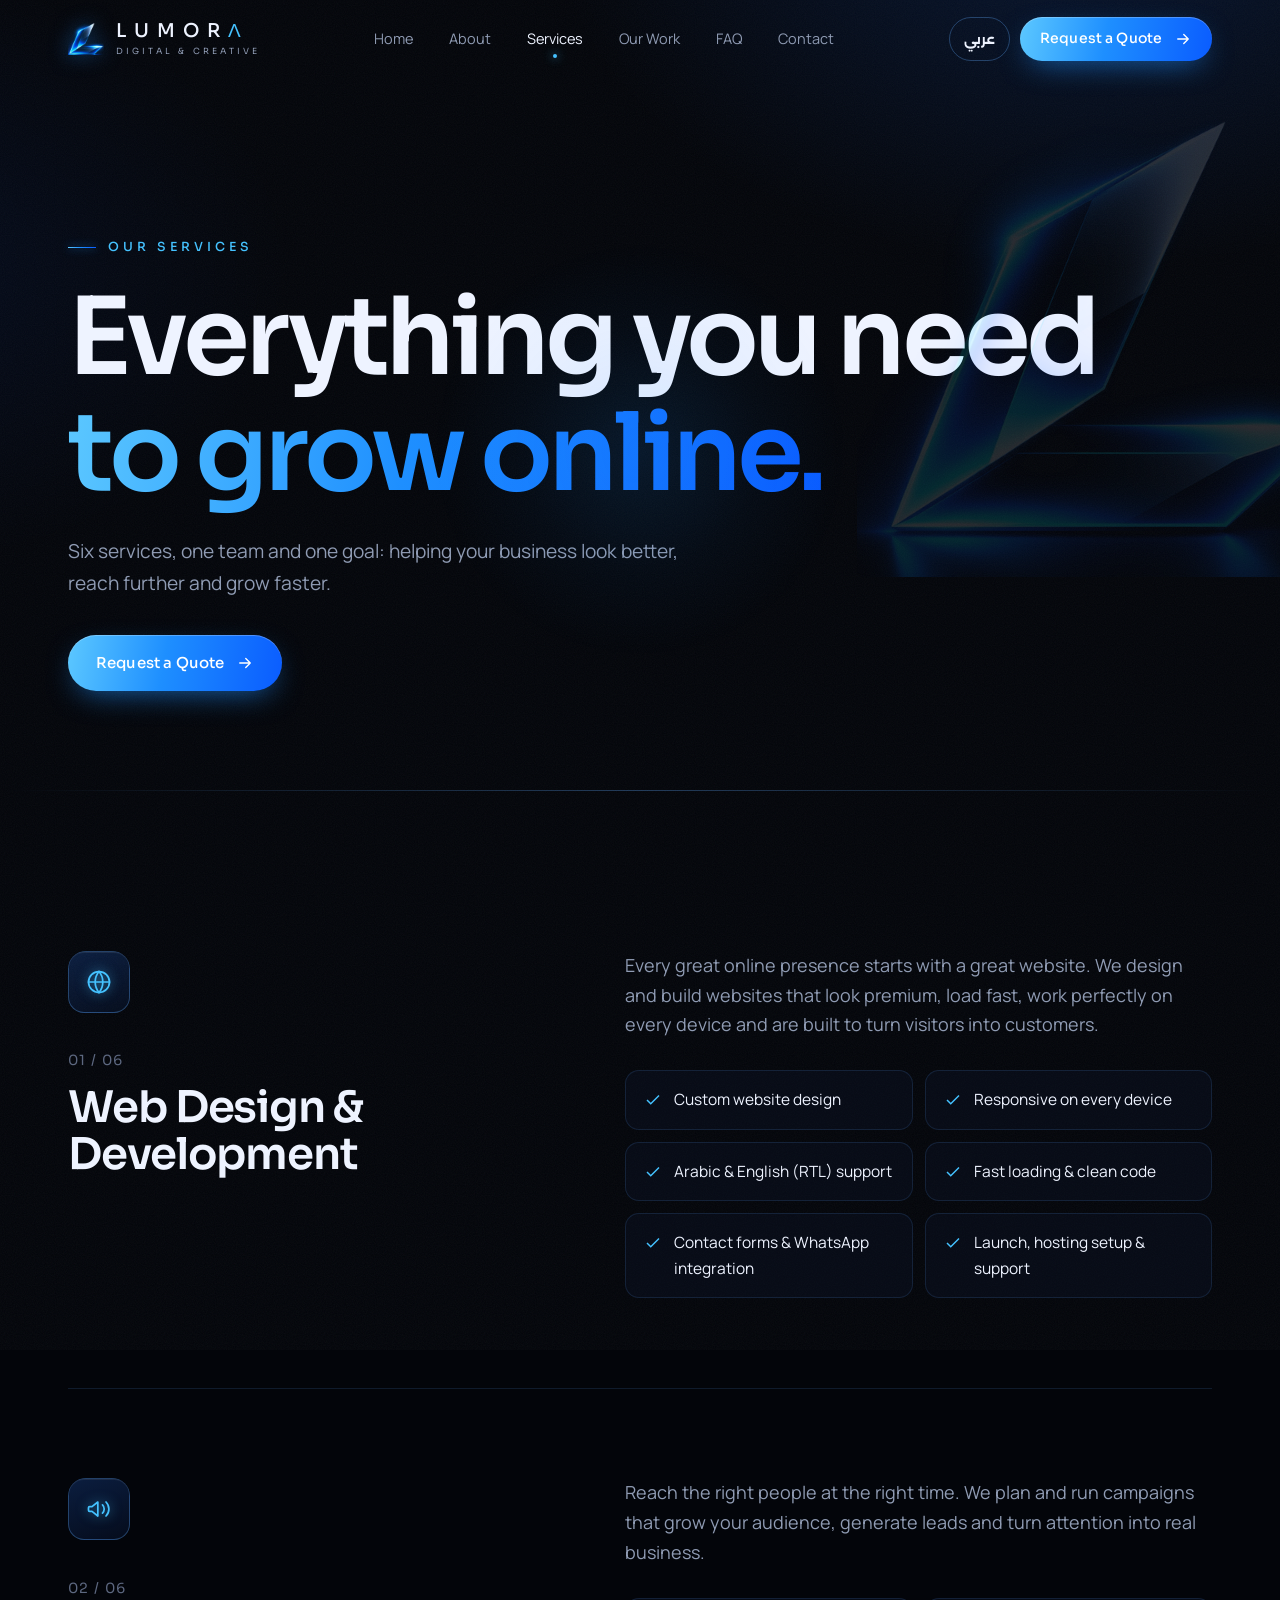
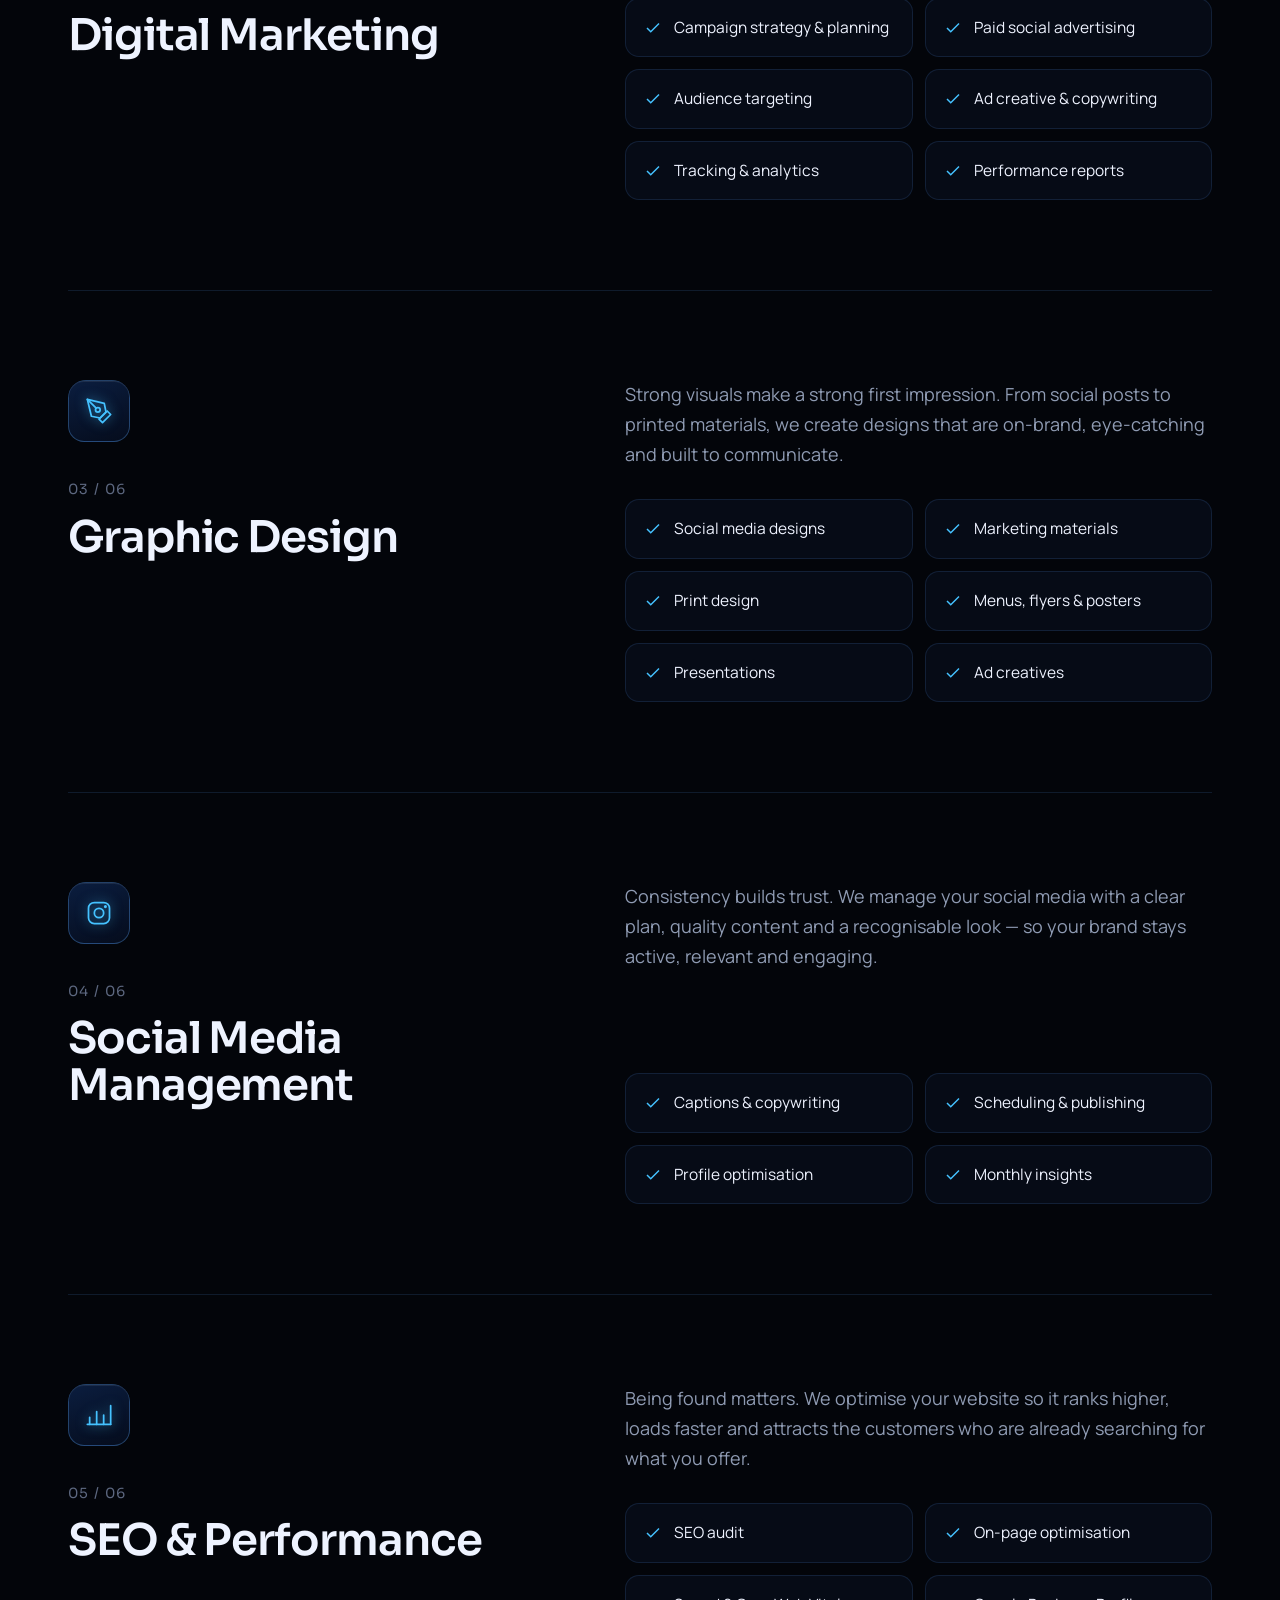
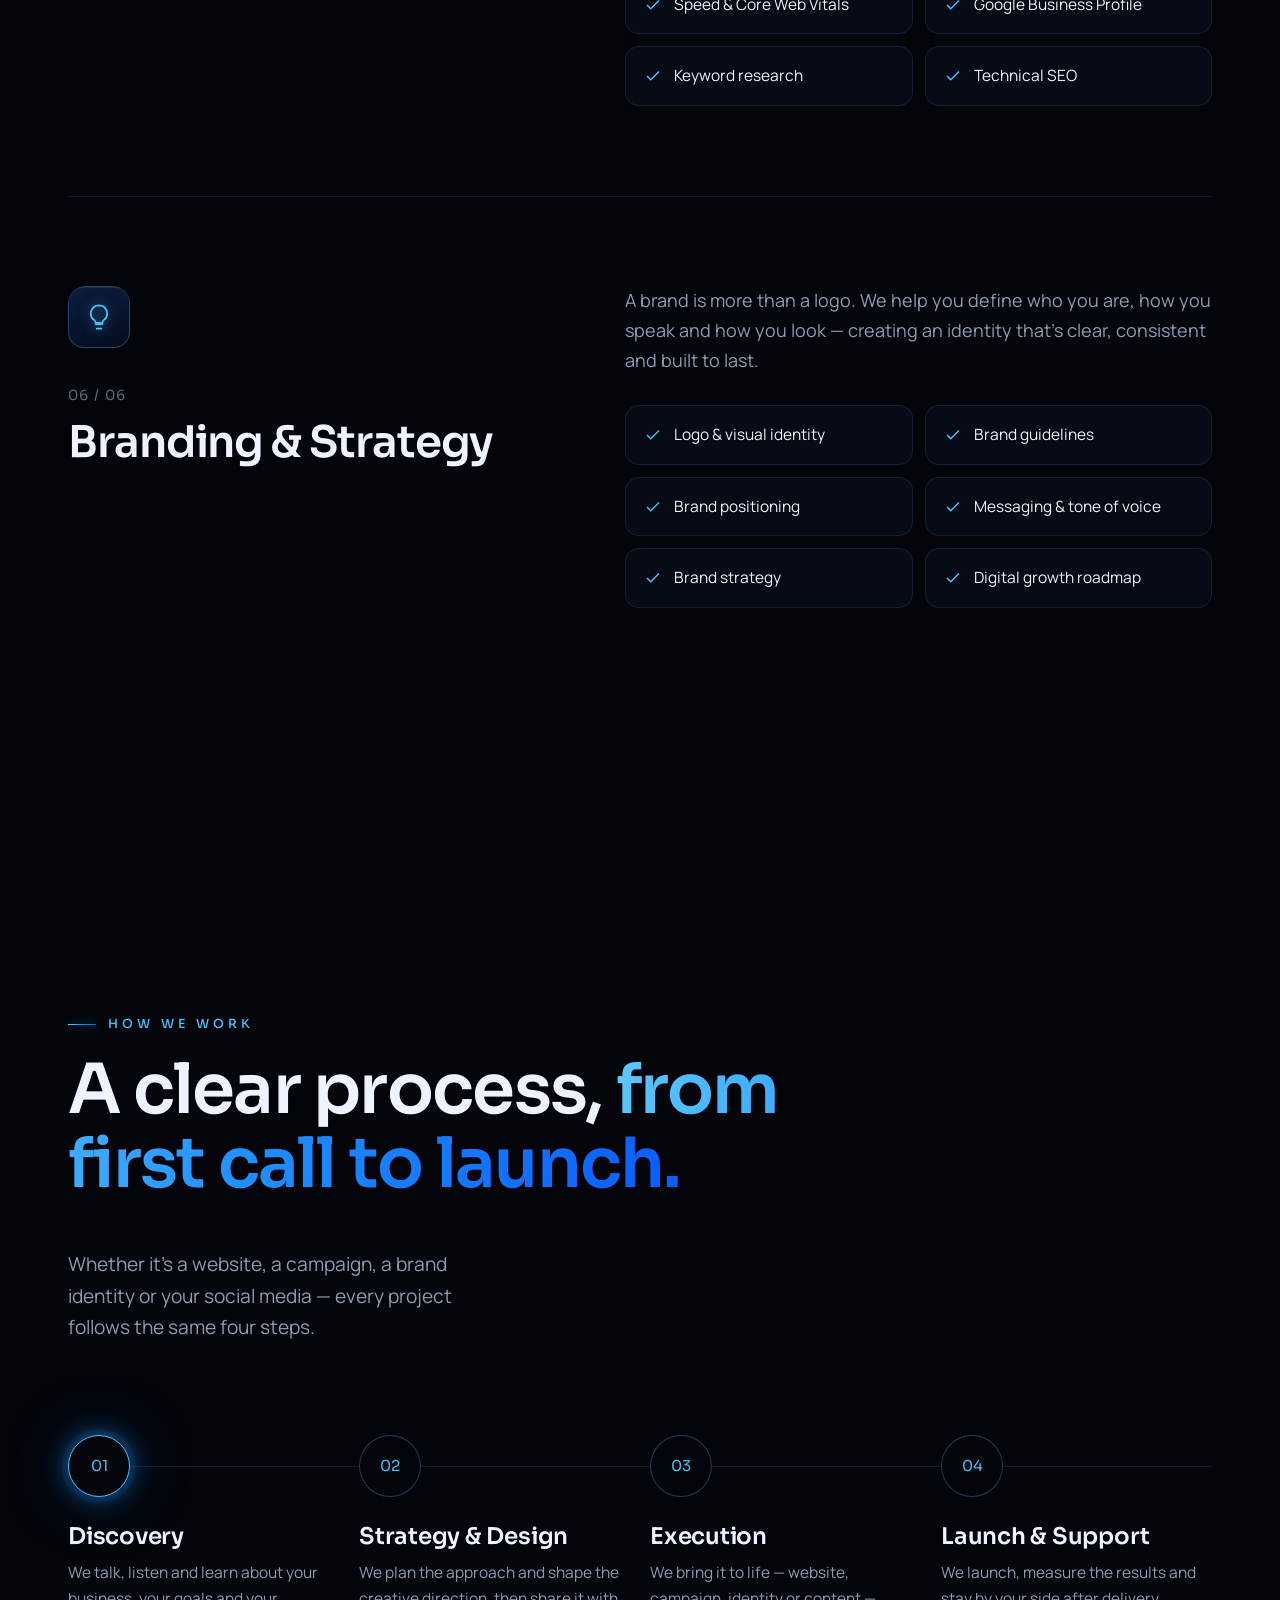
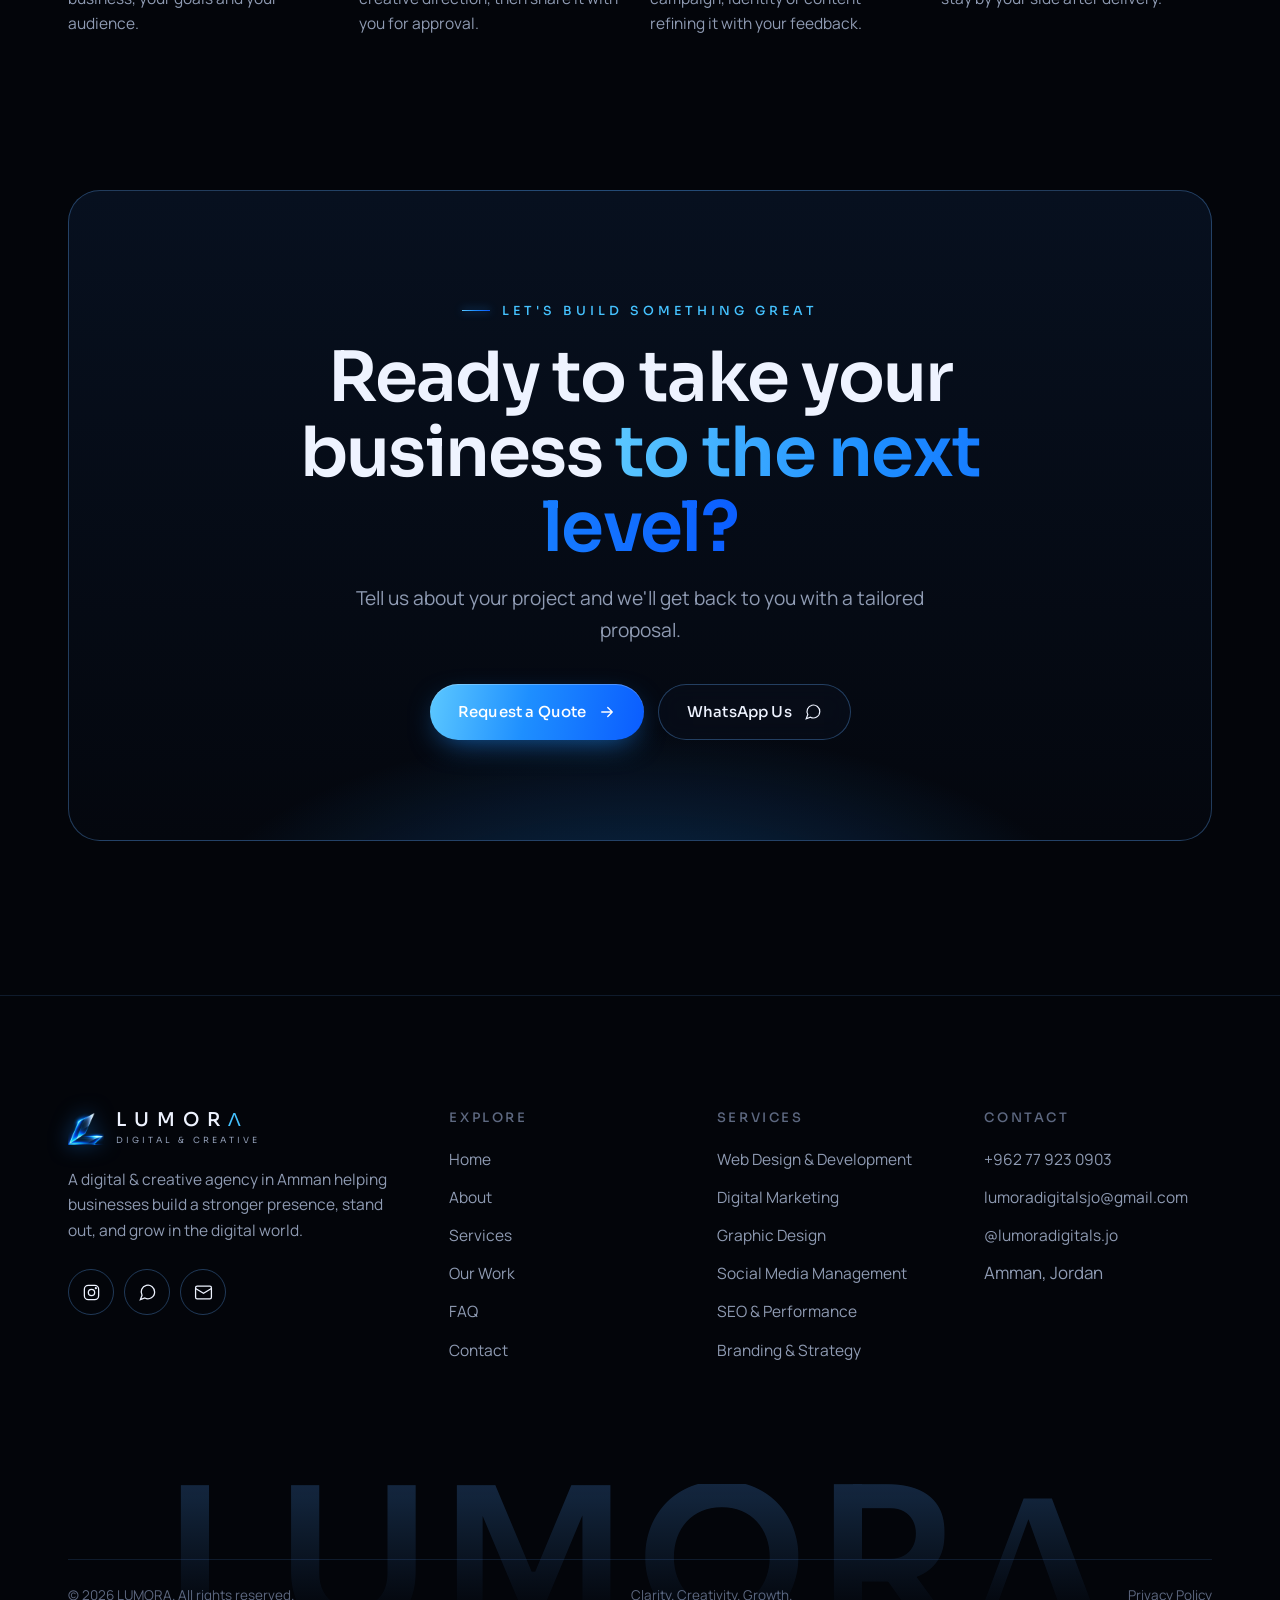
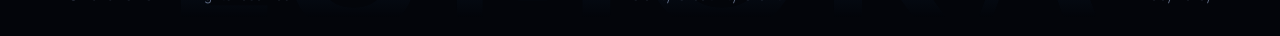
<file: services.html>
<!doctype html>
<html lang="en" dir="ltr">
<head>
<meta charset="utf-8">
<meta name="viewport" content="width=device-width, initial-scale=1, viewport-fit=cover">
<script>try{if(localStorage.getItem("lumora-lang")==="ar"){var d=document.documentElement;d.lang="ar";d.dir="rtl";d.classList.add("i18n-wait");setTimeout(function(){d.classList.remove("i18n-wait")},900)}}catch(e){}</script>
<title data-key="svc.title">Services — LUMORA</title>
<meta name="description" data-key="svc.desc" content="Web design &amp; development, digital marketing, graphic design, social media management, SEO and branding in Amman, Jordan.">
<meta name="theme-color" content="#03050a">
<link rel="canonical" href="https://hamzehabunemeh.github.io/lumora-website/services.html">
<link rel="alternate" hreflang="en" href="https://hamzehabunemeh.github.io/lumora-website/services.html">
<meta property="og:type" content="website">
<meta property="og:site_name" content="LUMORA">
<meta property="og:title" content="Services — LUMORA">
<meta property="og:description" content="Web design &amp; development, digital marketing, graphic design, social media management, SEO and branding in Amman, Jordan.">
<meta property="og:image" content="https://hamzehabunemeh.github.io/lumora-website/assets/img/brand/og.jpg">
<meta property="og:url" content="https://hamzehabunemeh.github.io/lumora-website/services.html">
<meta name="twitter:card" content="summary_large_image">
<link rel="icon" type="image/png" sizes="48x48" href="assets/img/brand/favicon-48.png">
<link rel="icon" type="image/png" sizes="32x32" href="assets/img/brand/favicon-32.png">
<link rel="apple-touch-icon" href="assets/img/brand/apple-touch-icon.png">
<link rel="preload" href="assets/fonts/sora.woff2" as="font" type="font/woff2" crossorigin>
<link rel="preload" href="assets/fonts/manrope.woff2" as="font" type="font/woff2" crossorigin>
<link rel="stylesheet" href="assets/css/style.css">
</head>
<body data-page="services">
<a class="skip" href="#main" data-i18n="skip">Skip to content</a>
<div class="ambient" aria-hidden="true"></div><div class="grain" aria-hidden="true"></div>
<div class="cursor-glow" aria-hidden="true"></div>
<div class="progress" aria-hidden="true"><span></span></div>
<header class="header">
 <div class="wrap">
  <a class="brand" href="index.html" aria-label="LUMORA — Home">
  <img src="assets/img/brand/icon-sm.webp" alt="" width="36" height="33">
  <span class="brand-text"><span class="brand-name">LUMOR<b>Λ</b></span><span class="brand-sub">DIGITAL &amp; CREATIVE</span></span>
</a>
  <nav class="nav" aria-label="Main"><a href="index.html" data-i18n="nav.home">Home</a><a href="about.html" data-i18n="nav.about">About</a><a href="services.html" aria-current="page" data-i18n="nav.services">Services</a><a href="work.html" data-i18n="nav.work">Our Work</a><a href="faq.html" data-i18n="nav.faq">FAQ</a><a href="contact.html" data-i18n="nav.contact">Contact</a></nav>
  <div class="header-actions">
   <button class="lang-btn" type="button" aria-label="التبديل إلى العربية"><span class="ar">عربي</span></button>
   <a class="btn btn-primary btn-sm" href="contact.html#quote"><span data-i18n="cta.quote">Request a Quote</span><svg class="arrow" viewBox="0 0 24 24" fill="none" stroke="currentColor" stroke-width="1.8" stroke-linecap="round" stroke-linejoin="round"><path d="M5 12h14M13 6l6 6-6 6"/></svg></a>
   <button class="menu-btn" type="button" aria-label="Menu" aria-expanded="false" aria-controls="mobile-menu" data-i18n-attr="aria-label:menu"><span></span><span></span></button>
  </div>
 </div>
</header>
<div class="mobile-menu" id="mobile-menu">
 <a href="index.html" data-i18n="nav.home">Home</a><a href="about.html" data-i18n="nav.about">About</a><a href="services.html" aria-current="page" data-i18n="nav.services">Services</a><a href="work.html" data-i18n="nav.work">Our Work</a><a href="faq.html" data-i18n="nav.faq">FAQ</a><a href="contact.html" data-i18n="nav.contact">Contact</a>
 <a class="btn btn-primary" href="contact.html#quote"><span data-i18n="cta.quote">Request a Quote</span><svg class="arrow" viewBox="0 0 24 24" fill="none" stroke="currentColor" stroke-width="1.8" stroke-linecap="round" stroke-linejoin="round"><path d="M5 12h14M13 6l6 6-6 6"/></svg></a>
</div>
<main id="main">
<section class="page-hero" data-scroll="exit">
 <img class="ghost-mark" src="assets/img/brand/icon.webp" alt="" aria-hidden="true">
 <div class="wrap">
  <span class="eyebrow" data-reveal data-i18n="sv.eyebrow">Our Services</span>
  <h1 class="h-xl" data-reveal style="--d:.08s" data-i18n="sv.h1">Everything you need <span class="grad">to grow online.</span></h1>
  <p class="lead" data-reveal style="--d:.16s" data-i18n="sv.lead">Six services, one team and one goal: helping your business look better, reach further and grow faster.</p>
  <div class="hero-ctas" style="margin-top:36px" data-reveal><a class="btn btn-primary" href="contact.html#quote"><span data-i18n="cta.quote">Request a Quote</span><svg class="arrow" viewBox="0 0 24 24" fill="none" stroke="currentColor" stroke-width="1.8" stroke-linecap="round" stroke-linejoin="round"><path d="M5 12h14M13 6l6 6-6 6"/></svg></a></div>
 </div>
</section>
<section class="section" style="padding-top:clamp(40px,6vw,70px)">
 <div class="wrap"><div class="svc-detail" id="web">
  <div class="svc-head" data-reveal>
   <div class="card" style="display:inline-block;border-radius:18px;padding:0;background:none;border:0"><span class="icon"><svg viewBox="0 0 24 24"><circle cx="12" cy="12" r="9"/><path d="M3 12h18M12 3a14 14 0 0 1 0 18M12 3a14 14 0 0 0 0 18"/></svg></span></div>
   <div class="idx">01 / 06</div>
   <h2 class="h-md" data-i18n="s1.t">Web Design &amp; Development</h2>
  </div>
  <div>
   <p data-i18n="s1.l" data-reveal>Every great online presence starts with a great website. We design and build websites that look premium, load fast, work perfectly on every device and are built to turn visitors into customers.</p>
   <ul class="inc" data-stagger><li data-reveal><svg viewBox="0 0 24 24"><path d="M20 6 9 17l-5-5"/></svg><span data-i18n="s1.i1">Custom website design</span></li><li data-reveal><svg viewBox="0 0 24 24"><path d="M20 6 9 17l-5-5"/></svg><span data-i18n="s1.i2">Responsive on every device</span></li><li data-reveal><svg viewBox="0 0 24 24"><path d="M20 6 9 17l-5-5"/></svg><span data-i18n="s1.i3">Arabic &amp; English (RTL) support</span></li><li data-reveal><svg viewBox="0 0 24 24"><path d="M20 6 9 17l-5-5"/></svg><span data-i18n="s1.i4">Fast loading &amp; clean code</span></li><li data-reveal><svg viewBox="0 0 24 24"><path d="M20 6 9 17l-5-5"/></svg><span data-i18n="s1.i5">Contact forms &amp; WhatsApp integration</span></li><li data-reveal><svg viewBox="0 0 24 24"><path d="M20 6 9 17l-5-5"/></svg><span data-i18n="s1.i6">Launch, hosting setup &amp; support</span></li></ul>
  </div>
</div><div class="svc-detail" id="marketing">
  <div class="svc-head" data-reveal>
   <div class="card" style="display:inline-block;border-radius:18px;padding:0;background:none;border:0"><span class="icon"><svg viewBox="0 0 24 24"><path d="M3 11v2a1 1 0 0 0 1 1h2l5 4V6L6 10H4a1 1 0 0 0-1 1Z"/><path d="M15 8.5a5 5 0 0 1 0 7M18 6a8.5 8.5 0 0 1 0 12"/></svg></span></div>
   <div class="idx">02 / 06</div>
   <h2 class="h-md" data-i18n="s2.t">Digital Marketing</h2>
  </div>
  <div>
   <p data-i18n="s2.l" data-reveal>Reach the right people at the right time. We plan and run campaigns that grow your audience, generate leads and turn attention into real business.</p>
   <ul class="inc" data-stagger><li data-reveal><svg viewBox="0 0 24 24"><path d="M20 6 9 17l-5-5"/></svg><span data-i18n="s2.i1">Campaign strategy &amp; planning</span></li><li data-reveal><svg viewBox="0 0 24 24"><path d="M20 6 9 17l-5-5"/></svg><span data-i18n="s2.i2">Paid social advertising</span></li><li data-reveal><svg viewBox="0 0 24 24"><path d="M20 6 9 17l-5-5"/></svg><span data-i18n="s2.i3">Audience targeting</span></li><li data-reveal><svg viewBox="0 0 24 24"><path d="M20 6 9 17l-5-5"/></svg><span data-i18n="s2.i4">Ad creative &amp; copywriting</span></li><li data-reveal><svg viewBox="0 0 24 24"><path d="M20 6 9 17l-5-5"/></svg><span data-i18n="s2.i5">Tracking &amp; analytics</span></li><li data-reveal><svg viewBox="0 0 24 24"><path d="M20 6 9 17l-5-5"/></svg><span data-i18n="s2.i6">Performance reports</span></li></ul>
  </div>
</div><div class="svc-detail" id="design">
  <div class="svc-head" data-reveal>
   <div class="card" style="display:inline-block;border-radius:18px;padding:0;background:none;border:0"><span class="icon"><svg viewBox="0 0 24 24"><path d="m12 19 7-7 3 3-7 7-3-3Z"/><path d="m18 13-1.5-7.5L2 2l3.5 14.5L13 18l5-5Z"/><path d="m2 2 7.6 7.6"/><circle cx="11" cy="11" r="2"/></svg></span></div>
   <div class="idx">03 / 06</div>
   <h2 class="h-md" data-i18n="s3.t">Graphic Design</h2>
  </div>
  <div>
   <p data-i18n="s3.l" data-reveal>Strong visuals make a strong first impression. From social posts to printed materials, we create designs that are on-brand, eye-catching and built to communicate.</p>
   <ul class="inc" data-stagger><li data-reveal><svg viewBox="0 0 24 24"><path d="M20 6 9 17l-5-5"/></svg><span data-i18n="s3.i1">Social media designs</span></li><li data-reveal><svg viewBox="0 0 24 24"><path d="M20 6 9 17l-5-5"/></svg><span data-i18n="s3.i2">Marketing materials</span></li><li data-reveal><svg viewBox="0 0 24 24"><path d="M20 6 9 17l-5-5"/></svg><span data-i18n="s3.i3">Print design</span></li><li data-reveal><svg viewBox="0 0 24 24"><path d="M20 6 9 17l-5-5"/></svg><span data-i18n="s3.i4">Menus, flyers &amp; posters</span></li><li data-reveal><svg viewBox="0 0 24 24"><path d="M20 6 9 17l-5-5"/></svg><span data-i18n="s3.i5">Presentations</span></li><li data-reveal><svg viewBox="0 0 24 24"><path d="M20 6 9 17l-5-5"/></svg><span data-i18n="s3.i6">Ad creatives</span></li></ul>
  </div>
</div><div class="svc-detail" id="social">
  <div class="svc-head" data-reveal>
   <div class="card" style="display:inline-block;border-radius:18px;padding:0;background:none;border:0"><span class="icon"><svg viewBox="0 0 24 24"><rect x="3" y="3" width="18" height="18" rx="5"/><circle cx="12" cy="12" r="4"/><circle cx="17.5" cy="6.5" r=".6" fill="currentColor"/></svg></span></div>
   <div class="idx">04 / 06</div>
   <h2 class="h-md" data-i18n="s4.t">Social Media Management</h2>
  </div>
  <div>
   <p data-i18n="s4.l" data-reveal>Consistency builds trust. We manage your social media with a clear plan, quality content and a recognisable look — so your brand stays active, relevant and engaging.</p>
   <ul class="inc" data-stagger><li data-reveal><svg viewBox="0 0 24 24"><path d="M20 6 9 17l-5-5"/></svg><span data-i18n="s4.i1">Content strategy &amp; calendar</span></li><li data-reveal><svg viewBox="0 0 24 24"><path d="M20 6 9 17l-5-5"/></svg><span data-i18n="s4.i2">Post &amp; story design</span></li><li data-reveal><svg viewBox="0 0 24 24"><path d="M20 6 9 17l-5-5"/></svg><span data-i18n="s4.i3">Captions &amp; copywriting</span></li><li data-reveal><svg viewBox="0 0 24 24"><path d="M20 6 9 17l-5-5"/></svg><span data-i18n="s4.i4">Scheduling &amp; publishing</span></li><li data-reveal><svg viewBox="0 0 24 24"><path d="M20 6 9 17l-5-5"/></svg><span data-i18n="s4.i5">Profile optimisation</span></li><li data-reveal><svg viewBox="0 0 24 24"><path d="M20 6 9 17l-5-5"/></svg><span data-i18n="s4.i6">Monthly insights</span></li></ul>
  </div>
</div><div class="svc-detail" id="seo">
  <div class="svc-head" data-reveal>
   <div class="card" style="display:inline-block;border-radius:18px;padding:0;background:none;border:0"><span class="icon"><svg viewBox="0 0 24 24"><path d="M4 20V14M10 20V9M16 20V12M22 20V4"/><path d="M2 20h20"/></svg></span></div>
   <div class="idx">05 / 06</div>
   <h2 class="h-md" data-i18n="s5.t">SEO &amp; Performance</h2>
  </div>
  <div>
   <p data-i18n="s5.l" data-reveal>Being found matters. We optimise your website so it ranks higher, loads faster and attracts the customers who are already searching for what you offer.</p>
   <ul class="inc" data-stagger><li data-reveal><svg viewBox="0 0 24 24"><path d="M20 6 9 17l-5-5"/></svg><span data-i18n="s5.i1">SEO audit</span></li><li data-reveal><svg viewBox="0 0 24 24"><path d="M20 6 9 17l-5-5"/></svg><span data-i18n="s5.i2">On-page optimisation</span></li><li data-reveal><svg viewBox="0 0 24 24"><path d="M20 6 9 17l-5-5"/></svg><span data-i18n="s5.i3">Speed &amp; Core Web Vitals</span></li><li data-reveal><svg viewBox="0 0 24 24"><path d="M20 6 9 17l-5-5"/></svg><span data-i18n="s5.i4">Google Business Profile</span></li><li data-reveal><svg viewBox="0 0 24 24"><path d="M20 6 9 17l-5-5"/></svg><span data-i18n="s5.i5">Keyword research</span></li><li data-reveal><svg viewBox="0 0 24 24"><path d="M20 6 9 17l-5-5"/></svg><span data-i18n="s5.i6">Technical SEO</span></li></ul>
  </div>
</div><div class="svc-detail" id="branding">
  <div class="svc-head" data-reveal>
   <div class="card" style="display:inline-block;border-radius:18px;padding:0;background:none;border:0"><span class="icon"><svg viewBox="0 0 24 24"><path d="M9 18h6M10 22h4"/><path d="M12 2a7 7 0 0 0-4 12.7c.6.5 1 1.3 1 2.1V17h6v-.2c0-.8.4-1.6 1-2.1A7 7 0 0 0 12 2Z"/></svg></span></div>
   <div class="idx">06 / 06</div>
   <h2 class="h-md" data-i18n="s6.t">Branding &amp; Strategy</h2>
  </div>
  <div>
   <p data-i18n="s6.l" data-reveal>A brand is more than a logo. We help you define who you are, how you speak and how you look — creating an identity that's clear, consistent and built to last.</p>
   <ul class="inc" data-stagger><li data-reveal><svg viewBox="0 0 24 24"><path d="M20 6 9 17l-5-5"/></svg><span data-i18n="s6.i1">Logo &amp; visual identity</span></li><li data-reveal><svg viewBox="0 0 24 24"><path d="M20 6 9 17l-5-5"/></svg><span data-i18n="s6.i2">Brand guidelines</span></li><li data-reveal><svg viewBox="0 0 24 24"><path d="M20 6 9 17l-5-5"/></svg><span data-i18n="s6.i3">Brand positioning</span></li><li data-reveal><svg viewBox="0 0 24 24"><path d="M20 6 9 17l-5-5"/></svg><span data-i18n="s6.i4">Messaging &amp; tone of voice</span></li><li data-reveal><svg viewBox="0 0 24 24"><path d="M20 6 9 17l-5-5"/></svg><span data-i18n="s6.i5">Brand strategy</span></li><li data-reveal><svg viewBox="0 0 24 24"><path d="M20 6 9 17l-5-5"/></svg><span data-i18n="s6.i6">Digital growth roadmap</span></li></ul>
  </div>
</div></div>
</section>
<section class="section">
 <div class="wrap">
  <div class="section-head">
   <div><span class="eyebrow" data-reveal data-i18n="p.eyebrow">How We Work</span>
   <h2 class="h-lg" data-reveal data-i18n="p.title">A clear process, <span class="grad">from first call to launch.</span></h2></div>
   <p class="lead" data-i18n="p.lead" data-reveal>Whether it's a website, a campaign, a brand identity or your social media — every project follows the same four steps.</p>
  </div>
  <div class="process" data-scroll data-stagger><div class="process-line"><i></i></div><div class="step" data-reveal><div class="step-dot">01</div><h3 class="h-sm" data-i18n="p1.t">Discovery</h3><p data-i18n="p1.d">We talk, listen and learn about your business, your goals and your audience.</p></div><div class="step" data-reveal><div class="step-dot">02</div><h3 class="h-sm" data-i18n="p2.t">Strategy &amp; Design</h3><p data-i18n="p2.d">We plan the approach and shape the creative direction, then share it with you for approval.</p></div><div class="step" data-reveal><div class="step-dot">03</div><h3 class="h-sm" data-i18n="p3.t">Execution</h3><p data-i18n="p3.d">We bring it to life — website, campaign, identity or content — refining it with your feedback.</p></div><div class="step" data-reveal><div class="step-dot">04</div><h3 class="h-sm" data-i18n="p4.t">Launch &amp; Support</h3><p data-i18n="p4.d">We launch, measure the results and stay by your side after delivery.</p></div></div>
 </div>
</section>
<section class="section" style="padding-top:0">
 <div class="wrap">
  <div class="cta-band" data-reveal="scale">
   <canvas data-wave aria-hidden="true"></canvas>
   <span class="eyebrow" data-i18n="cta.eyebrow">Let's Build Something Great</span>
   <h2 class="h-lg" data-i18n="cta.title">Ready to take your business <span class="grad">to the next level?</span></h2>
   <p class="lead" data-i18n="cta.lead">Tell us about your project and we'll get back to you with a tailored proposal.</p>
   <div class="actions">
    <a class="btn btn-primary" href="contact.html#quote"><span data-i18n="cta.quote">Request a Quote</span><svg class="arrow" viewBox="0 0 24 24" fill="none" stroke="currentColor" stroke-width="1.8" stroke-linecap="round" stroke-linejoin="round"><path d="M5 12h14M13 6l6 6-6 6"/></svg></a>
    <a class="btn btn-ghost" href="https://wa.me/962779230903" target="_blank" rel="noopener"><span data-i18n="cta.wa">WhatsApp Us</span><svg fill="none" stroke="currentColor" stroke-width="1.6" viewBox="0 0 24 24"><path d="M21 11.5a8.4 8.4 0 0 1-12.4 7.4L3 21l2.1-5.6A8.5 8.5 0 1 1 21 11.5Z"/></svg></a>
   </div>
  </div>
 </div>
</section>
</main>
<footer class="footer">
 <div class="wrap">
  <div class="footer-top">
   <div>
    <a class="brand" href="index.html" aria-label="LUMORA — Home">
  <img src="assets/img/brand/icon-sm.webp" alt="" width="36" height="33">
  <span class="brand-text"><span class="brand-name">LUMOR<b>Λ</b></span><span class="brand-sub">DIGITAL &amp; CREATIVE</span></span>
</a>
    <p data-i18n="f.about">A digital & creative agency in Amman helping businesses build a stronger presence, stand out, and grow in the digital world.</p>
    <div class="socials">
     <a href="https://www.instagram.com/lumoradigitals.jo" target="_blank" rel="noopener" aria-label="Instagram"><svg viewBox="0 0 24 24"><rect x="3" y="3" width="18" height="18" rx="5"/><circle cx="12" cy="12" r="4"/><circle cx="17.5" cy="6.5" r=".6" fill="currentColor"/></svg></a>
     <a href="https://wa.me/962779230903" target="_blank" rel="noopener" aria-label="WhatsApp"><svg viewBox="0 0 24 24"><path d="M21 11.5a8.4 8.4 0 0 1-12.4 7.4L3 21l2.1-5.6A8.5 8.5 0 1 1 21 11.5Z"/></svg></a>
     <a href="mailto:lumoradigitalsjo@gmail.com" aria-label="Email"><svg viewBox="0 0 24 24"><rect x="2" y="4" width="20" height="16" rx="2"/><path d="m22 7-10 6L2 7"/></svg></a>
    </div>
   </div>
   <div><h4 data-i18n="f.explore">Explore</h4><ul><li><a href="index.html" data-i18n="nav.home">Home</a></li><li><a href="about.html" data-i18n="nav.about">About</a></li><li><a href="services.html" data-i18n="nav.services">Services</a></li><li><a href="work.html" data-i18n="nav.work">Our Work</a></li><li><a href="faq.html" data-i18n="nav.faq">FAQ</a></li><li><a href="contact.html" data-i18n="nav.contact">Contact</a></li></ul></div>
   <div><h4 data-i18n="f.services">Services</h4><ul><li><a href="services.html#web" data-i18n="s1.t">Web Design &amp; Development</a></li><li><a href="services.html#marketing" data-i18n="s2.t">Digital Marketing</a></li><li><a href="services.html#design" data-i18n="s3.t">Graphic Design</a></li><li><a href="services.html#social" data-i18n="s4.t">Social Media Management</a></li><li><a href="services.html#seo" data-i18n="s5.t">SEO &amp; Performance</a></li><li><a href="services.html#branding" data-i18n="s6.t">Branding &amp; Strategy</a></li></ul></div>
   <div><h4 data-i18n="f.contact">Contact</h4><ul>
     <li><a class="ltr" href="tel:+962779230903">+962 77 923 0903</a></li>
     <li><a class="ltr" href="mailto:lumoradigitalsjo@gmail.com">lumoradigitalsjo@gmail.com</a></li>
     <li><a href="https://www.instagram.com/lumoradigitals.jo" target="_blank" rel="noopener" class="ltr">@lumoradigitals.jo</a></li>
     <li><span class="muted" data-i18n="loc">Amman, Jordan</span></li>
   </ul></div>
  </div>
  <div class="footer-word" data-scroll="enter" aria-hidden="true">LUMORΛ</div>
  <div class="footer-bottom">
   <span>© <span data-year>2026</span> LUMORA. <span data-i18n="f.rights">All rights reserved.</span></span>
   <span data-i18n="f.slogan">Clarity. Creativity. Growth.</span>
   <a href="privacy.html" data-i18n="f.privacy">Privacy Policy</a>
  </div>
 </div>
</footer>
<a class="wa-float" href="https://wa.me/962779230903" target="_blank" rel="noopener" aria-label="WhatsApp" data-i18n-attr="aria-label:wa.label"><svg viewBox="0 0 24 24"><path d="M17.5 14.4c-.3-.1-1.8-.9-2-1-.3-.1-.5-.1-.7.1-.2.3-.8 1-.9 1.2-.2.2-.3.2-.6.1-.3-.1-1.3-.5-2.4-1.5-.9-.8-1.5-1.8-1.7-2.1-.2-.3 0-.5.1-.6l.4-.5.3-.5v-.5c0-.1-.7-1.6-.9-2.2-.2-.6-.5-.5-.7-.5h-.6c-.2 0-.5.1-.8.4-.3.3-1 1-1 2.5s1.1 2.9 1.2 3.1c.1.2 2.1 3.2 5.1 4.5.7.3 1.3.5 1.7.6.7.2 1.4.2 1.9.1.6-.1 1.8-.7 2-1.4.2-.7.2-1.3.2-1.4-.1-.2-.3-.3-.6-.4ZM12 21.8c-1.8 0-3.5-.5-5-1.4l-.4-.2-3.7 1 1-3.6-.2-.4a9.8 9.8 0 0 1-1.5-5.2C2.2 6.6 6.6 2.2 12 2.2c2.6 0 5.1 1 6.9 2.9a9.7 9.7 0 0 1 2.9 6.9c0 5.4-4.4 9.8-9.8 9.8Zm8.4-18.2A11.8 11.8 0 0 0 .2 12c0 2.1.5 4.1 1.6 5.9L.1 24l6.3-1.7c1.7.9 3.7 1.4 5.6 1.4 6.5 0 11.8-5.3 11.8-11.8 0-3.1-1.2-6.1-3.4-8.3Z"/></svg></a>
<script src="assets/js/i18n.js"></script>
<script src="assets/js/lenis.min.js"></script>
<script src="assets/js/main.js"></script>
</body>
</html>
</file>
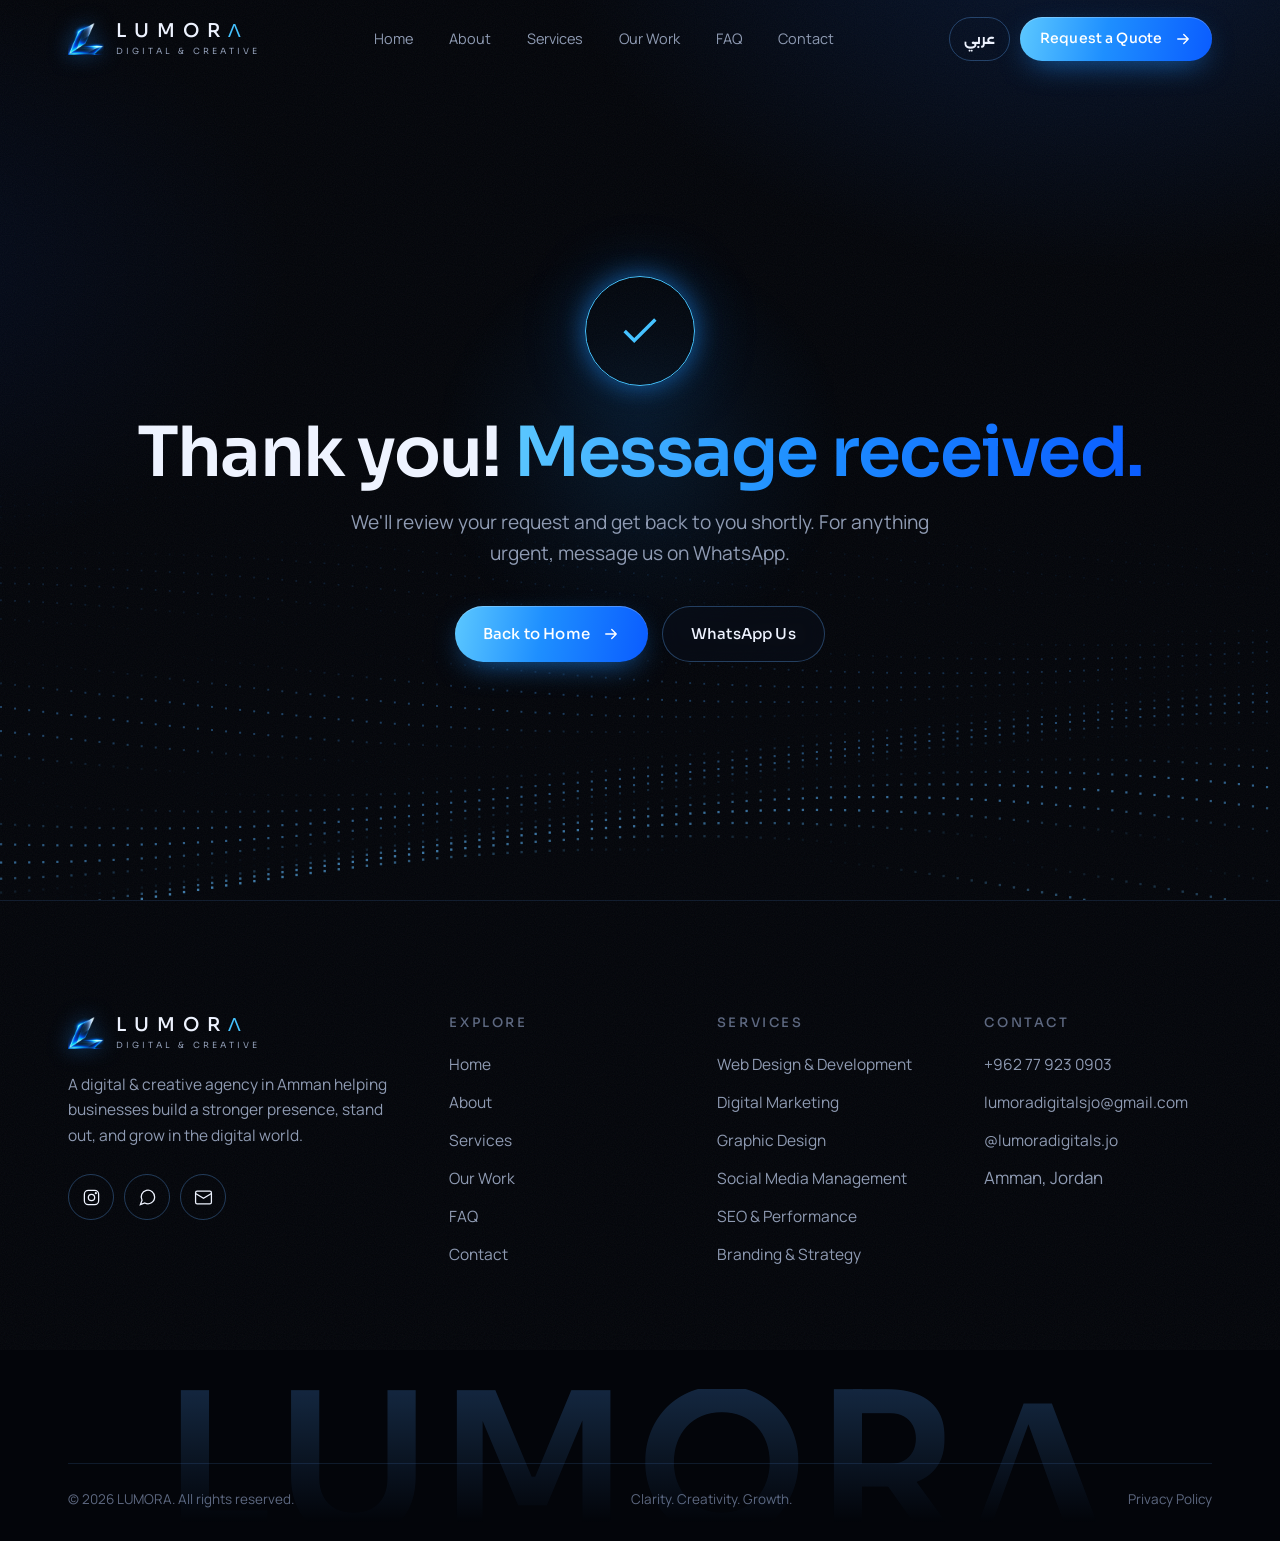
<file: thanks.html>
<!doctype html>
<html lang="en" dir="ltr">
<head>
<meta charset="utf-8">
<meta name="viewport" content="width=device-width, initial-scale=1, viewport-fit=cover">
<script>try{if(localStorage.getItem("lumora-lang")==="ar"){var d=document.documentElement;d.lang="ar";d.dir="rtl";d.classList.add("i18n-wait");setTimeout(function(){d.classList.remove("i18n-wait")},900)}}catch(e){}</script>
<title data-key="thanks.title">Thank You — LUMORA</title>
<meta name="description" data-key="home.desc" content="LUMORA is a digital &amp; creative agency in Amman, Jordan. Websites, digital marketing, design, social media, SEO and branding that help your business grow.">
<meta name="theme-color" content="#03050a">
<meta name="robots" content="noindex">
<link rel="canonical" href="https://hamzehabunemeh.github.io/lumora-website/thanks.html">
<link rel="alternate" hreflang="en" href="https://hamzehabunemeh.github.io/lumora-website/thanks.html">
<meta property="og:type" content="website">
<meta property="og:site_name" content="LUMORA">
<meta property="og:title" content="Thank You — LUMORA">
<meta property="og:description" content="LUMORA is a digital &amp; creative agency in Amman, Jordan. Websites, digital marketing, design, social media, SEO and branding that help your business grow.">
<meta property="og:image" content="https://hamzehabunemeh.github.io/lumora-website/assets/img/brand/og.jpg">
<meta property="og:url" content="https://hamzehabunemeh.github.io/lumora-website/thanks.html">
<meta name="twitter:card" content="summary_large_image">
<link rel="icon" type="image/png" sizes="48x48" href="assets/img/brand/favicon-48.png">
<link rel="icon" type="image/png" sizes="32x32" href="assets/img/brand/favicon-32.png">
<link rel="apple-touch-icon" href="assets/img/brand/apple-touch-icon.png">
<link rel="preload" href="assets/fonts/sora.woff2" as="font" type="font/woff2" crossorigin>
<link rel="preload" href="assets/fonts/manrope.woff2" as="font" type="font/woff2" crossorigin>
<link rel="stylesheet" href="assets/css/style.css">
</head>
<body data-page="thanks">
<a class="skip" href="#main" data-i18n="skip">Skip to content</a>
<div class="ambient" aria-hidden="true"></div><div class="grain" aria-hidden="true"></div>
<div class="cursor-glow" aria-hidden="true"></div>
<div class="progress" aria-hidden="true"><span></span></div>
<header class="header">
 <div class="wrap">
  <a class="brand" href="index.html" aria-label="LUMORA — Home">
  <img src="assets/img/brand/icon-sm.webp" alt="" width="36" height="33">
  <span class="brand-text"><span class="brand-name">LUMOR<b>Λ</b></span><span class="brand-sub">DIGITAL &amp; CREATIVE</span></span>
</a>
  <nav class="nav" aria-label="Main"><a href="index.html" data-i18n="nav.home">Home</a><a href="about.html" data-i18n="nav.about">About</a><a href="services.html" data-i18n="nav.services">Services</a><a href="work.html" data-i18n="nav.work">Our Work</a><a href="faq.html" data-i18n="nav.faq">FAQ</a><a href="contact.html" data-i18n="nav.contact">Contact</a></nav>
  <div class="header-actions">
   <button class="lang-btn" type="button" aria-label="التبديل إلى العربية"><span class="ar">عربي</span></button>
   <a class="btn btn-primary btn-sm" href="contact.html#quote"><span data-i18n="cta.quote">Request a Quote</span><svg class="arrow" viewBox="0 0 24 24" fill="none" stroke="currentColor" stroke-width="1.8" stroke-linecap="round" stroke-linejoin="round"><path d="M5 12h14M13 6l6 6-6 6"/></svg></a>
   <button class="menu-btn" type="button" aria-label="Menu" aria-expanded="false" aria-controls="mobile-menu" data-i18n-attr="aria-label:menu"><span></span><span></span></button>
  </div>
 </div>
</header>
<div class="mobile-menu" id="mobile-menu">
 <a href="index.html" data-i18n="nav.home">Home</a><a href="about.html" data-i18n="nav.about">About</a><a href="services.html" data-i18n="nav.services">Services</a><a href="work.html" data-i18n="nav.work">Our Work</a><a href="faq.html" data-i18n="nav.faq">FAQ</a><a href="contact.html" data-i18n="nav.contact">Contact</a>
 <a class="btn btn-primary" href="contact.html#quote"><span data-i18n="cta.quote">Request a Quote</span><svg class="arrow" viewBox="0 0 24 24" fill="none" stroke="currentColor" stroke-width="1.8" stroke-linecap="round" stroke-linejoin="round"><path d="M5 12h14M13 6l6 6-6 6"/></svg></a>
</div>
<main id="main">
<section class="status">
 <div class="hero-wave" aria-hidden="true" style="height:55%"><canvas data-wave></canvas></div>
 <div style="position:relative;z-index:2"><div class="check-mark" data-reveal="scale"><svg viewBox="0 0 24 24"><path d="M20 6 9 17l-5-5"/></svg></div>
  <h1 class="h-lg" data-reveal data-i18n="th.h1">Thank you! <span class="grad">Message received.</span></h1>
  <p class="lead" data-i18n="th.lead" data-reveal>We'll review your request and get back to you shortly. For anything urgent, message us on WhatsApp.</p>
  <div class="actions" data-reveal><a class="btn btn-primary" href="index.html"><span data-i18n="cta.home">Back to Home</span><svg class="arrow" viewBox="0 0 24 24" fill="none" stroke="currentColor" stroke-width="1.8" stroke-linecap="round" stroke-linejoin="round"><path d="M5 12h14M13 6l6 6-6 6"/></svg></a>
  <a class="btn btn-ghost" href="https://wa.me/962779230903" target="_blank" rel="noopener"><span data-i18n="cta.wa">WhatsApp Us</span></a></div></div>
</section>
</main>
<footer class="footer">
 <div class="wrap">
  <div class="footer-top">
   <div>
    <a class="brand" href="index.html" aria-label="LUMORA — Home">
  <img src="assets/img/brand/icon-sm.webp" alt="" width="36" height="33">
  <span class="brand-text"><span class="brand-name">LUMOR<b>Λ</b></span><span class="brand-sub">DIGITAL &amp; CREATIVE</span></span>
</a>
    <p data-i18n="f.about">A digital & creative agency in Amman helping businesses build a stronger presence, stand out, and grow in the digital world.</p>
    <div class="socials">
     <a href="https://www.instagram.com/lumoradigitals.jo" target="_blank" rel="noopener" aria-label="Instagram"><svg viewBox="0 0 24 24"><rect x="3" y="3" width="18" height="18" rx="5"/><circle cx="12" cy="12" r="4"/><circle cx="17.5" cy="6.5" r=".6" fill="currentColor"/></svg></a>
     <a href="https://wa.me/962779230903" target="_blank" rel="noopener" aria-label="WhatsApp"><svg viewBox="0 0 24 24"><path d="M21 11.5a8.4 8.4 0 0 1-12.4 7.4L3 21l2.1-5.6A8.5 8.5 0 1 1 21 11.5Z"/></svg></a>
     <a href="mailto:lumoradigitalsjo@gmail.com" aria-label="Email"><svg viewBox="0 0 24 24"><rect x="2" y="4" width="20" height="16" rx="2"/><path d="m22 7-10 6L2 7"/></svg></a>
    </div>
   </div>
   <div><h4 data-i18n="f.explore">Explore</h4><ul><li><a href="index.html" data-i18n="nav.home">Home</a></li><li><a href="about.html" data-i18n="nav.about">About</a></li><li><a href="services.html" data-i18n="nav.services">Services</a></li><li><a href="work.html" data-i18n="nav.work">Our Work</a></li><li><a href="faq.html" data-i18n="nav.faq">FAQ</a></li><li><a href="contact.html" data-i18n="nav.contact">Contact</a></li></ul></div>
   <div><h4 data-i18n="f.services">Services</h4><ul><li><a href="services.html#web" data-i18n="s1.t">Web Design &amp; Development</a></li><li><a href="services.html#marketing" data-i18n="s2.t">Digital Marketing</a></li><li><a href="services.html#design" data-i18n="s3.t">Graphic Design</a></li><li><a href="services.html#social" data-i18n="s4.t">Social Media Management</a></li><li><a href="services.html#seo" data-i18n="s5.t">SEO &amp; Performance</a></li><li><a href="services.html#branding" data-i18n="s6.t">Branding &amp; Strategy</a></li></ul></div>
   <div><h4 data-i18n="f.contact">Contact</h4><ul>
     <li><a class="ltr" href="tel:+962779230903">+962 77 923 0903</a></li>
     <li><a class="ltr" href="mailto:lumoradigitalsjo@gmail.com">lumoradigitalsjo@gmail.com</a></li>
     <li><a href="https://www.instagram.com/lumoradigitals.jo" target="_blank" rel="noopener" class="ltr">@lumoradigitals.jo</a></li>
     <li><span class="muted" data-i18n="loc">Amman, Jordan</span></li>
   </ul></div>
  </div>
  <div class="footer-word" data-scroll="enter" aria-hidden="true">LUMORΛ</div>
  <div class="footer-bottom">
   <span>© <span data-year>2026</span> LUMORA. <span data-i18n="f.rights">All rights reserved.</span></span>
   <span data-i18n="f.slogan">Clarity. Creativity. Growth.</span>
   <a href="privacy.html" data-i18n="f.privacy">Privacy Policy</a>
  </div>
 </div>
</footer>
<a class="wa-float" href="https://wa.me/962779230903" target="_blank" rel="noopener" aria-label="WhatsApp" data-i18n-attr="aria-label:wa.label"><svg viewBox="0 0 24 24"><path d="M17.5 14.4c-.3-.1-1.8-.9-2-1-.3-.1-.5-.1-.7.1-.2.3-.8 1-.9 1.2-.2.2-.3.2-.6.1-.3-.1-1.3-.5-2.4-1.5-.9-.8-1.5-1.8-1.7-2.1-.2-.3 0-.5.1-.6l.4-.5.3-.5v-.5c0-.1-.7-1.6-.9-2.2-.2-.6-.5-.5-.7-.5h-.6c-.2 0-.5.1-.8.4-.3.3-1 1-1 2.5s1.1 2.9 1.2 3.1c.1.2 2.1 3.2 5.1 4.5.7.3 1.3.5 1.7.6.7.2 1.4.2 1.9.1.6-.1 1.8-.7 2-1.4.2-.7.2-1.3.2-1.4-.1-.2-.3-.3-.6-.4ZM12 21.8c-1.8 0-3.5-.5-5-1.4l-.4-.2-3.7 1 1-3.6-.2-.4a9.8 9.8 0 0 1-1.5-5.2C2.2 6.6 6.6 2.2 12 2.2c2.6 0 5.1 1 6.9 2.9a9.7 9.7 0 0 1 2.9 6.9c0 5.4-4.4 9.8-9.8 9.8Zm8.4-18.2A11.8 11.8 0 0 0 .2 12c0 2.1.5 4.1 1.6 5.9L.1 24l6.3-1.7c1.7.9 3.7 1.4 5.6 1.4 6.5 0 11.8-5.3 11.8-11.8 0-3.1-1.2-6.1-3.4-8.3Z"/></svg></a>
<script src="assets/js/i18n.js"></script>
<script src="assets/js/lenis.min.js"></script>
<script src="assets/js/main.js"></script>
</body>
</html>
</file>
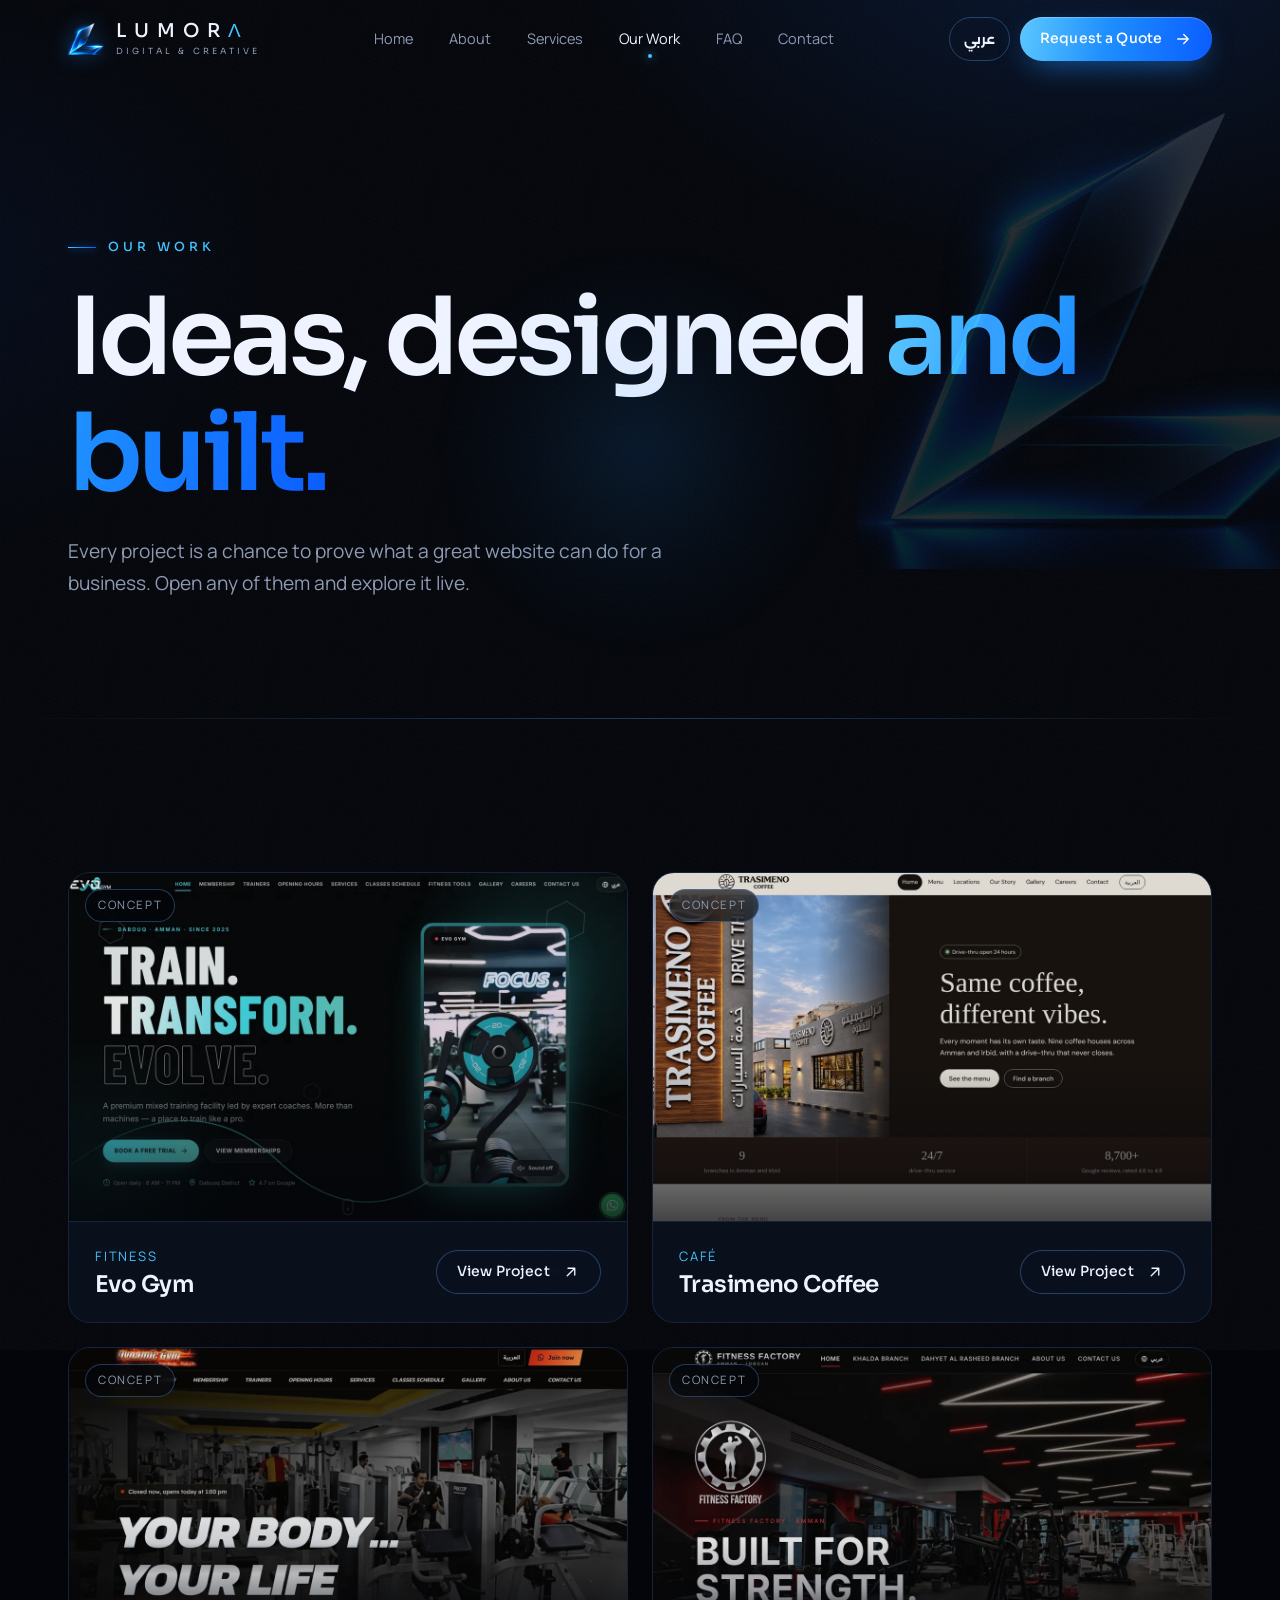
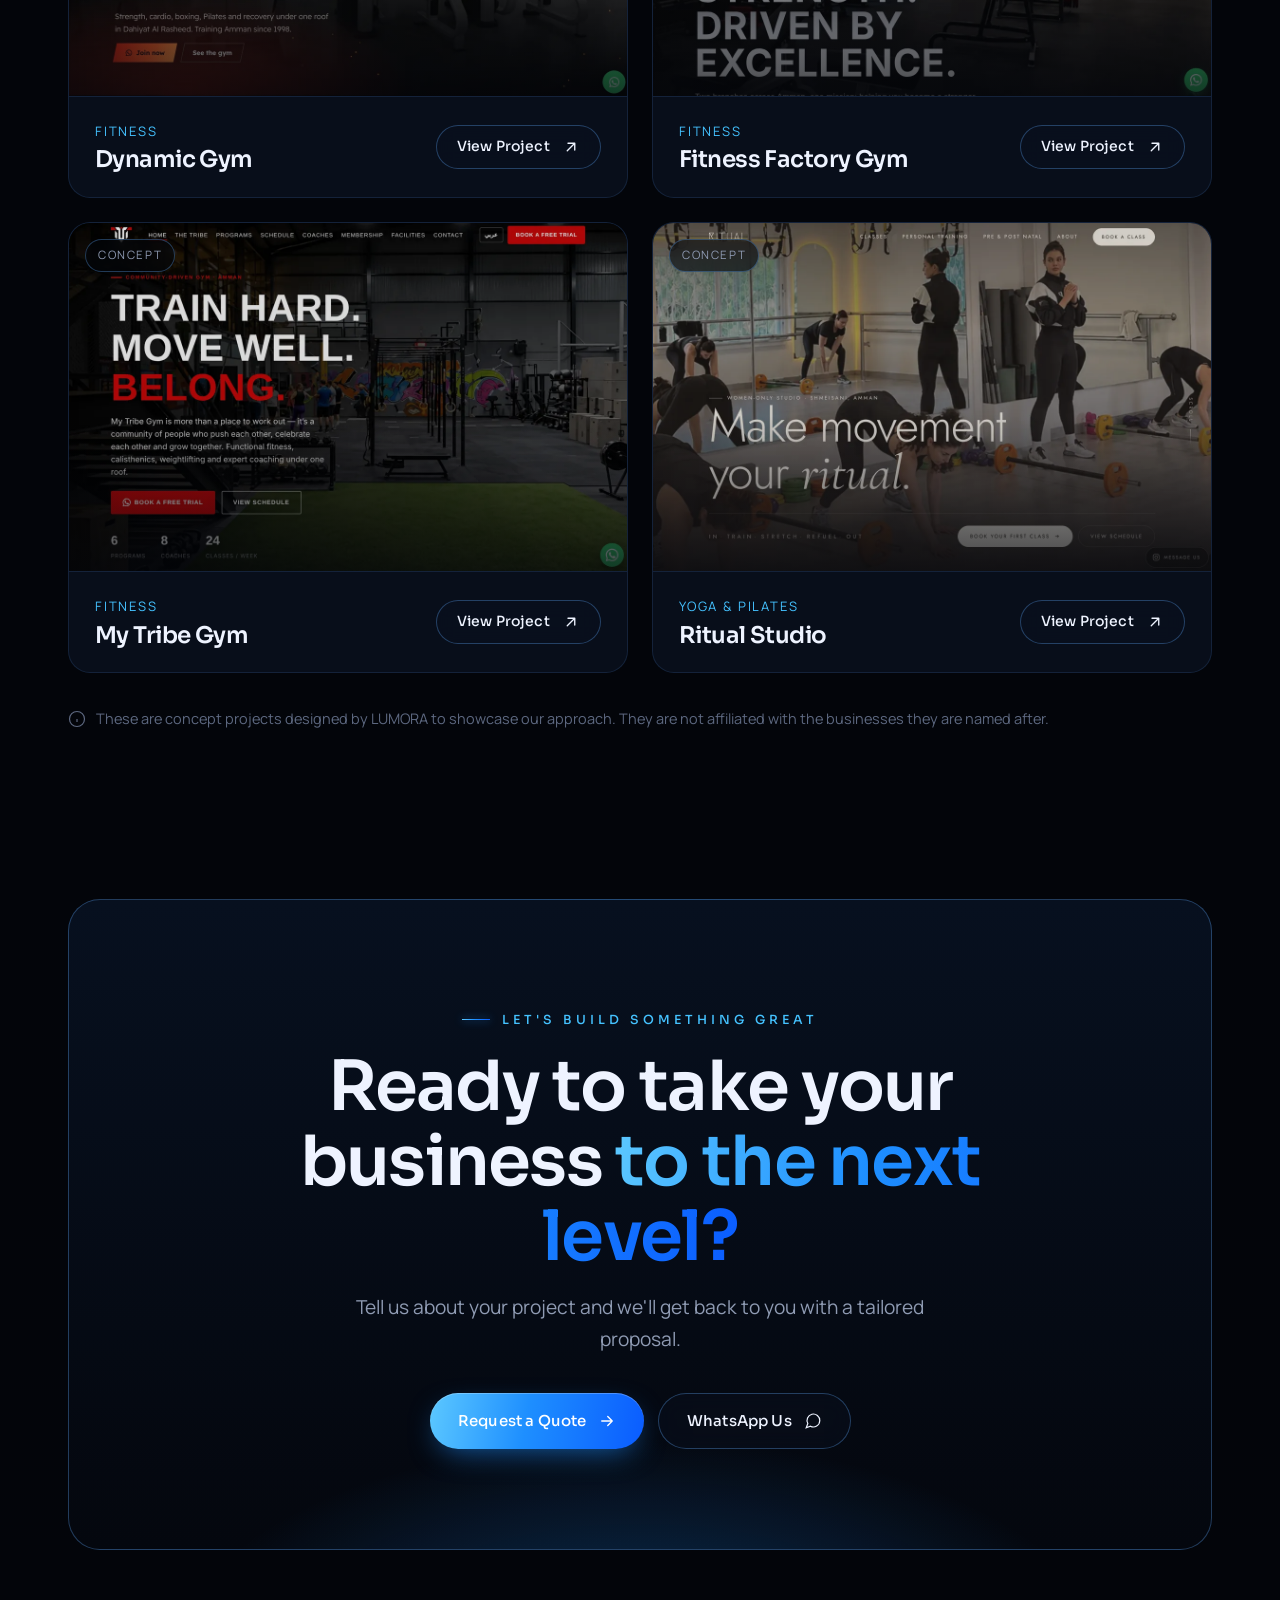
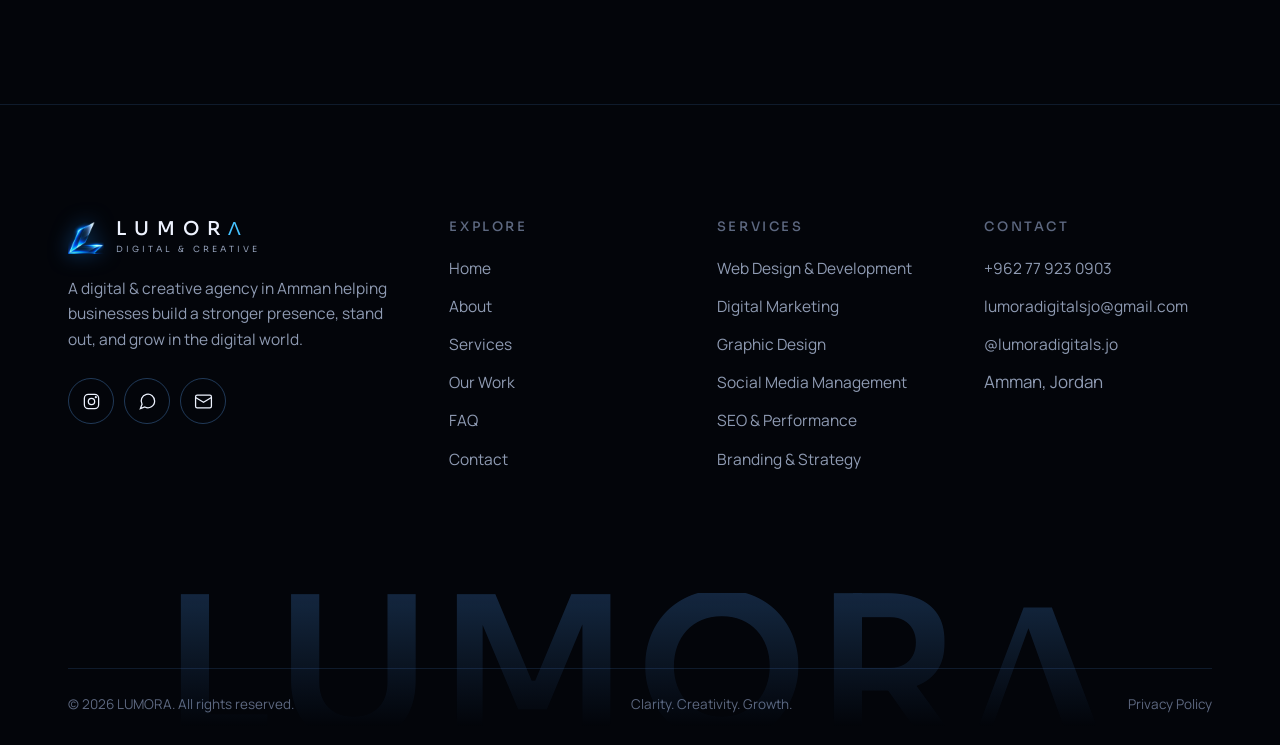
<file: work.html>
<!doctype html>
<html lang="en" dir="ltr">
<head>
<meta charset="utf-8">
<meta name="viewport" content="width=device-width, initial-scale=1, viewport-fit=cover">
<script>try{if(localStorage.getItem("lumora-lang")==="ar"){var d=document.documentElement;d.lang="ar";d.dir="rtl";d.classList.add("i18n-wait");setTimeout(function(){d.classList.remove("i18n-wait")},900)}}catch(e){}</script>
<title data-key="work.title">Our Work — LUMORA</title>
<meta name="description" data-key="work.desc" content="Concept website projects designed by LUMORA for gyms, cafés and studios.">
<meta name="theme-color" content="#03050a">
<link rel="canonical" href="https://hamzehabunemeh.github.io/lumora-website/work.html">
<link rel="alternate" hreflang="en" href="https://hamzehabunemeh.github.io/lumora-website/work.html">
<meta property="og:type" content="website">
<meta property="og:site_name" content="LUMORA">
<meta property="og:title" content="Our Work — LUMORA">
<meta property="og:description" content="Concept website projects designed by LUMORA for gyms, cafés and studios.">
<meta property="og:image" content="https://hamzehabunemeh.github.io/lumora-website/assets/img/brand/og.jpg">
<meta property="og:url" content="https://hamzehabunemeh.github.io/lumora-website/work.html">
<meta name="twitter:card" content="summary_large_image">
<link rel="icon" type="image/png" sizes="48x48" href="assets/img/brand/favicon-48.png">
<link rel="icon" type="image/png" sizes="32x32" href="assets/img/brand/favicon-32.png">
<link rel="apple-touch-icon" href="assets/img/brand/apple-touch-icon.png">
<link rel="preload" href="assets/fonts/sora.woff2" as="font" type="font/woff2" crossorigin>
<link rel="preload" href="assets/fonts/manrope.woff2" as="font" type="font/woff2" crossorigin>
<link rel="stylesheet" href="assets/css/style.css">
</head>
<body data-page="work">
<a class="skip" href="#main" data-i18n="skip">Skip to content</a>
<div class="ambient" aria-hidden="true"></div><div class="grain" aria-hidden="true"></div>
<div class="cursor-glow" aria-hidden="true"></div>
<div class="progress" aria-hidden="true"><span></span></div>
<header class="header">
 <div class="wrap">
  <a class="brand" href="index.html" aria-label="LUMORA — Home">
  <img src="assets/img/brand/icon-sm.webp" alt="" width="36" height="33">
  <span class="brand-text"><span class="brand-name">LUMOR<b>Λ</b></span><span class="brand-sub">DIGITAL &amp; CREATIVE</span></span>
</a>
  <nav class="nav" aria-label="Main"><a href="index.html" data-i18n="nav.home">Home</a><a href="about.html" data-i18n="nav.about">About</a><a href="services.html" data-i18n="nav.services">Services</a><a href="work.html" aria-current="page" data-i18n="nav.work">Our Work</a><a href="faq.html" data-i18n="nav.faq">FAQ</a><a href="contact.html" data-i18n="nav.contact">Contact</a></nav>
  <div class="header-actions">
   <button class="lang-btn" type="button" aria-label="التبديل إلى العربية"><span class="ar">عربي</span></button>
   <a class="btn btn-primary btn-sm" href="contact.html#quote"><span data-i18n="cta.quote">Request a Quote</span><svg class="arrow" viewBox="0 0 24 24" fill="none" stroke="currentColor" stroke-width="1.8" stroke-linecap="round" stroke-linejoin="round"><path d="M5 12h14M13 6l6 6-6 6"/></svg></a>
   <button class="menu-btn" type="button" aria-label="Menu" aria-expanded="false" aria-controls="mobile-menu" data-i18n-attr="aria-label:menu"><span></span><span></span></button>
  </div>
 </div>
</header>
<div class="mobile-menu" id="mobile-menu">
 <a href="index.html" data-i18n="nav.home">Home</a><a href="about.html" data-i18n="nav.about">About</a><a href="services.html" data-i18n="nav.services">Services</a><a href="work.html" aria-current="page" data-i18n="nav.work">Our Work</a><a href="faq.html" data-i18n="nav.faq">FAQ</a><a href="contact.html" data-i18n="nav.contact">Contact</a>
 <a class="btn btn-primary" href="contact.html#quote"><span data-i18n="cta.quote">Request a Quote</span><svg class="arrow" viewBox="0 0 24 24" fill="none" stroke="currentColor" stroke-width="1.8" stroke-linecap="round" stroke-linejoin="round"><path d="M5 12h14M13 6l6 6-6 6"/></svg></a>
</div>
<main id="main">
<section class="page-hero" data-scroll="exit">
 <img class="ghost-mark" src="assets/img/brand/icon.webp" alt="" aria-hidden="true">
 <div class="wrap">
  <span class="eyebrow" data-reveal data-i18n="wk.eyebrow">Our Work</span>
  <h1 class="h-xl" data-reveal style="--d:.08s" data-i18n="wk.h1">Ideas, designed <span class="grad">and built.</span></h1>
  <p class="lead" data-reveal style="--d:.16s" data-i18n="wk.lead">Every project is a chance to prove what a great website can do for a business. Open any of them and explore it live.</p>
  
 </div>
</section>
<section class="section">
 <div class="wrap">
  <div class="work-grid" data-stagger><article class="card work-card" data-reveal>
  <a class="work-media" href="https://hamzehabunemeh.github.io/evo-gym-website/" target="_blank" rel="noopener" tabindex="-1" aria-hidden="true">
   <span class="badge" data-i18n="wk.badge">Concept</span>
   <img src="assets/img/work/evo.webp" alt="Evo Gym website preview" loading="lazy" width="1200" height="750">
  </a>
  <div class="work-body">
   <div><div class="cat" data-i18n="cat.fitness">Fitness</div><h3>Evo Gym</h3></div>
   <a class="btn btn-ghost btn-sm" href="https://hamzehabunemeh.github.io/evo-gym-website/" target="_blank" rel="noopener" aria-label="View project: Evo Gym"><span data-i18n="cta.project">View Project</span><svg class="arrow" viewBox="0 0 24 24" fill="none" stroke="currentColor" stroke-width="1.8" stroke-linecap="round" stroke-linejoin="round"><path d="M7 17 17 7M8 7h9v9"/></svg></a>
  </div>
</article><article class="card work-card" data-reveal>
  <a class="work-media" href="https://hamzehabunemeh.github.io/trasimeno-coffee-website/" target="_blank" rel="noopener" tabindex="-1" aria-hidden="true">
   <span class="badge" data-i18n="wk.badge">Concept</span>
   <img src="assets/img/work/trasimeno.webp" alt="Trasimeno Coffee website preview" loading="lazy" width="1200" height="750">
  </a>
  <div class="work-body">
   <div><div class="cat" data-i18n="cat.cafe">Café</div><h3>Trasimeno Coffee</h3></div>
   <a class="btn btn-ghost btn-sm" href="https://hamzehabunemeh.github.io/trasimeno-coffee-website/" target="_blank" rel="noopener" aria-label="View project: Trasimeno Coffee"><span data-i18n="cta.project">View Project</span><svg class="arrow" viewBox="0 0 24 24" fill="none" stroke="currentColor" stroke-width="1.8" stroke-linecap="round" stroke-linejoin="round"><path d="M7 17 17 7M8 7h9v9"/></svg></a>
  </div>
</article><article class="card work-card" data-reveal>
  <a class="work-media" href="https://hamzehabunemeh.github.io/dynamic-gym-website/index.html" target="_blank" rel="noopener" tabindex="-1" aria-hidden="true">
   <span class="badge" data-i18n="wk.badge">Concept</span>
   <img src="assets/img/work/dynamic.webp" alt="Dynamic Gym website preview" loading="lazy" width="1200" height="750">
  </a>
  <div class="work-body">
   <div><div class="cat" data-i18n="cat.fitness">Fitness</div><h3>Dynamic Gym</h3></div>
   <a class="btn btn-ghost btn-sm" href="https://hamzehabunemeh.github.io/dynamic-gym-website/index.html" target="_blank" rel="noopener" aria-label="View project: Dynamic Gym"><span data-i18n="cta.project">View Project</span><svg class="arrow" viewBox="0 0 24 24" fill="none" stroke="currentColor" stroke-width="1.8" stroke-linecap="round" stroke-linejoin="round"><path d="M7 17 17 7M8 7h9v9"/></svg></a>
  </div>
</article><article class="card work-card" data-reveal>
  <a class="work-media" href="https://hamzehabunemeh.github.io/fitness-factory-gym/" target="_blank" rel="noopener" tabindex="-1" aria-hidden="true">
   <span class="badge" data-i18n="wk.badge">Concept</span>
   <img src="assets/img/work/fitness-factory.webp" alt="Fitness Factory Gym website preview" loading="lazy" width="1200" height="750">
  </a>
  <div class="work-body">
   <div><div class="cat" data-i18n="cat.fitness">Fitness</div><h3>Fitness Factory Gym</h3></div>
   <a class="btn btn-ghost btn-sm" href="https://hamzehabunemeh.github.io/fitness-factory-gym/" target="_blank" rel="noopener" aria-label="View project: Fitness Factory Gym"><span data-i18n="cta.project">View Project</span><svg class="arrow" viewBox="0 0 24 24" fill="none" stroke="currentColor" stroke-width="1.8" stroke-linecap="round" stroke-linejoin="round"><path d="M7 17 17 7M8 7h9v9"/></svg></a>
  </div>
</article><article class="card work-card" data-reveal>
  <a class="work-media" href="https://hamzehabunemeh.github.io/My-tribe-gym/" target="_blank" rel="noopener" tabindex="-1" aria-hidden="true">
   <span class="badge" data-i18n="wk.badge">Concept</span>
   <img src="assets/img/work/my-tribe.webp" alt="My Tribe Gym website preview" loading="lazy" width="1200" height="750">
  </a>
  <div class="work-body">
   <div><div class="cat" data-i18n="cat.fitness">Fitness</div><h3>My Tribe Gym</h3></div>
   <a class="btn btn-ghost btn-sm" href="https://hamzehabunemeh.github.io/My-tribe-gym/" target="_blank" rel="noopener" aria-label="View project: My Tribe Gym"><span data-i18n="cta.project">View Project</span><svg class="arrow" viewBox="0 0 24 24" fill="none" stroke="currentColor" stroke-width="1.8" stroke-linecap="round" stroke-linejoin="round"><path d="M7 17 17 7M8 7h9v9"/></svg></a>
  </div>
</article><article class="card work-card" data-reveal>
  <a class="work-media" href="https://hamzehabunemeh.github.io/Ritual-studios/" target="_blank" rel="noopener" tabindex="-1" aria-hidden="true">
   <span class="badge" data-i18n="wk.badge">Concept</span>
   <img src="assets/img/work/ritual.webp" alt="Ritual Studio website preview" loading="lazy" width="1200" height="750">
  </a>
  <div class="work-body">
   <div><div class="cat" data-i18n="cat.yoga">Yoga &amp; Pilates</div><h3>Ritual Studio</h3></div>
   <a class="btn btn-ghost btn-sm" href="https://hamzehabunemeh.github.io/Ritual-studios/" target="_blank" rel="noopener" aria-label="View project: Ritual Studio"><span data-i18n="cta.project">View Project</span><svg class="arrow" viewBox="0 0 24 24" fill="none" stroke="currentColor" stroke-width="1.8" stroke-linecap="round" stroke-linejoin="round"><path d="M7 17 17 7M8 7h9v9"/></svg></a>
  </div>
</article></div>
  <p class="work-note" data-reveal><svg viewBox="0 0 24 24"><circle cx="12" cy="12" r="10"/><path d="M12 16v-4M12 8h.01"/></svg><span data-i18n="wk.note">These are concept projects designed by LUMORA to showcase our approach. They are not affiliated with the businesses they are named after.</span></p>
 </div>
</section>
<section class="section" style="padding-top:0">
 <div class="wrap">
  <div class="cta-band" data-reveal="scale">
   <canvas data-wave aria-hidden="true"></canvas>
   <span class="eyebrow" data-i18n="cta.eyebrow">Let's Build Something Great</span>
   <h2 class="h-lg" data-i18n="cta.title">Ready to take your business <span class="grad">to the next level?</span></h2>
   <p class="lead" data-i18n="cta.lead">Tell us about your project and we'll get back to you with a tailored proposal.</p>
   <div class="actions">
    <a class="btn btn-primary" href="contact.html#quote"><span data-i18n="cta.quote">Request a Quote</span><svg class="arrow" viewBox="0 0 24 24" fill="none" stroke="currentColor" stroke-width="1.8" stroke-linecap="round" stroke-linejoin="round"><path d="M5 12h14M13 6l6 6-6 6"/></svg></a>
    <a class="btn btn-ghost" href="https://wa.me/962779230903" target="_blank" rel="noopener"><span data-i18n="cta.wa">WhatsApp Us</span><svg fill="none" stroke="currentColor" stroke-width="1.6" viewBox="0 0 24 24"><path d="M21 11.5a8.4 8.4 0 0 1-12.4 7.4L3 21l2.1-5.6A8.5 8.5 0 1 1 21 11.5Z"/></svg></a>
   </div>
  </div>
 </div>
</section>
</main>
<footer class="footer">
 <div class="wrap">
  <div class="footer-top">
   <div>
    <a class="brand" href="index.html" aria-label="LUMORA — Home">
  <img src="assets/img/brand/icon-sm.webp" alt="" width="36" height="33">
  <span class="brand-text"><span class="brand-name">LUMOR<b>Λ</b></span><span class="brand-sub">DIGITAL &amp; CREATIVE</span></span>
</a>
    <p data-i18n="f.about">A digital & creative agency in Amman helping businesses build a stronger presence, stand out, and grow in the digital world.</p>
    <div class="socials">
     <a href="https://www.instagram.com/lumoradigitals.jo" target="_blank" rel="noopener" aria-label="Instagram"><svg viewBox="0 0 24 24"><rect x="3" y="3" width="18" height="18" rx="5"/><circle cx="12" cy="12" r="4"/><circle cx="17.5" cy="6.5" r=".6" fill="currentColor"/></svg></a>
     <a href="https://wa.me/962779230903" target="_blank" rel="noopener" aria-label="WhatsApp"><svg viewBox="0 0 24 24"><path d="M21 11.5a8.4 8.4 0 0 1-12.4 7.4L3 21l2.1-5.6A8.5 8.5 0 1 1 21 11.5Z"/></svg></a>
     <a href="mailto:lumoradigitalsjo@gmail.com" aria-label="Email"><svg viewBox="0 0 24 24"><rect x="2" y="4" width="20" height="16" rx="2"/><path d="m22 7-10 6L2 7"/></svg></a>
    </div>
   </div>
   <div><h4 data-i18n="f.explore">Explore</h4><ul><li><a href="index.html" data-i18n="nav.home">Home</a></li><li><a href="about.html" data-i18n="nav.about">About</a></li><li><a href="services.html" data-i18n="nav.services">Services</a></li><li><a href="work.html" data-i18n="nav.work">Our Work</a></li><li><a href="faq.html" data-i18n="nav.faq">FAQ</a></li><li><a href="contact.html" data-i18n="nav.contact">Contact</a></li></ul></div>
   <div><h4 data-i18n="f.services">Services</h4><ul><li><a href="services.html#web" data-i18n="s1.t">Web Design &amp; Development</a></li><li><a href="services.html#marketing" data-i18n="s2.t">Digital Marketing</a></li><li><a href="services.html#design" data-i18n="s3.t">Graphic Design</a></li><li><a href="services.html#social" data-i18n="s4.t">Social Media Management</a></li><li><a href="services.html#seo" data-i18n="s5.t">SEO &amp; Performance</a></li><li><a href="services.html#branding" data-i18n="s6.t">Branding &amp; Strategy</a></li></ul></div>
   <div><h4 data-i18n="f.contact">Contact</h4><ul>
     <li><a class="ltr" href="tel:+962779230903">+962 77 923 0903</a></li>
     <li><a class="ltr" href="mailto:lumoradigitalsjo@gmail.com">lumoradigitalsjo@gmail.com</a></li>
     <li><a href="https://www.instagram.com/lumoradigitals.jo" target="_blank" rel="noopener" class="ltr">@lumoradigitals.jo</a></li>
     <li><span class="muted" data-i18n="loc">Amman, Jordan</span></li>
   </ul></div>
  </div>
  <div class="footer-word" data-scroll="enter" aria-hidden="true">LUMORΛ</div>
  <div class="footer-bottom">
   <span>© <span data-year>2026</span> LUMORA. <span data-i18n="f.rights">All rights reserved.</span></span>
   <span data-i18n="f.slogan">Clarity. Creativity. Growth.</span>
   <a href="privacy.html" data-i18n="f.privacy">Privacy Policy</a>
  </div>
 </div>
</footer>
<a class="wa-float" href="https://wa.me/962779230903" target="_blank" rel="noopener" aria-label="WhatsApp" data-i18n-attr="aria-label:wa.label"><svg viewBox="0 0 24 24"><path d="M17.5 14.4c-.3-.1-1.8-.9-2-1-.3-.1-.5-.1-.7.1-.2.3-.8 1-.9 1.2-.2.2-.3.2-.6.1-.3-.1-1.3-.5-2.4-1.5-.9-.8-1.5-1.8-1.7-2.1-.2-.3 0-.5.1-.6l.4-.5.3-.5v-.5c0-.1-.7-1.6-.9-2.2-.2-.6-.5-.5-.7-.5h-.6c-.2 0-.5.1-.8.4-.3.3-1 1-1 2.5s1.1 2.9 1.2 3.1c.1.2 2.1 3.2 5.1 4.5.7.3 1.3.5 1.7.6.7.2 1.4.2 1.9.1.6-.1 1.8-.7 2-1.4.2-.7.2-1.3.2-1.4-.1-.2-.3-.3-.6-.4ZM12 21.8c-1.8 0-3.5-.5-5-1.4l-.4-.2-3.7 1 1-3.6-.2-.4a9.8 9.8 0 0 1-1.5-5.2C2.2 6.6 6.6 2.2 12 2.2c2.6 0 5.1 1 6.9 2.9a9.7 9.7 0 0 1 2.9 6.9c0 5.4-4.4 9.8-9.8 9.8Zm8.4-18.2A11.8 11.8 0 0 0 .2 12c0 2.1.5 4.1 1.6 5.9L.1 24l6.3-1.7c1.7.9 3.7 1.4 5.6 1.4 6.5 0 11.8-5.3 11.8-11.8 0-3.1-1.2-6.1-3.4-8.3Z"/></svg></a>
<script src="assets/js/i18n.js"></script>
<script src="assets/js/lenis.min.js"></script>
<script src="assets/js/main.js"></script>
</body>
</html>
</file>
<file: assets/css/style.css>
/* =========================================================
   LUMORA — Digital & Creative
   ========================================================= */

@font-face{font-family:"Sora";src:url("../fonts/sora.woff2") format("woff2");font-weight:100 800;font-display:swap}
@font-face{font-family:"Manrope";src:url("../fonts/manrope.woff2") format("woff2");font-weight:200 800;font-display:swap}
@font-face{font-family:"Alexandria";src:url("../fonts/alexandria-arabic.woff2") format("woff2");font-weight:100 900;font-display:swap;unicode-range:U+0600-06FF,U+0750-077F,U+0870-08FF,U+FB50-FDFF,U+FE70-FEFF,U+200C-200E}

:root{
  --bg:#03050a;
  --bg-2:#060a14;
  --surface:rgba(14,22,40,.55);
  --surface-solid:#0a1120;
  --line:rgba(96,160,255,.14);
  --line-strong:rgba(96,170,255,.32);
  --blue:#1e8fff;
  --blue-deep:#0a5cff;
  --cyan:#45c2ff;
  --glow:0 0 24px rgba(30,143,255,.55),0 0 64px rgba(30,143,255,.25);
  --text:#eef3ff;
  --muted:#8f9bb3;
  --dim:#5d6880;
  --grad:linear-gradient(100deg,#5cc8ff 0%,#1e8fff 45%,#0a5cff 100%);
  --radius:22px;
  --radius-sm:14px;
  --ease:cubic-bezier(.22,1,.36,1);
  --font-display:"Sora","Alexandria",system-ui,sans-serif;
  --font-body:"Manrope","Alexandria",system-ui,sans-serif;
  --wrap:1240px;
  --pad:clamp(20px,5vw,48px);
  --header-h:78px;
}
html[lang="ar"]{
  --font-display:"Alexandria","Sora",system-ui,sans-serif;
  --font-body:"Alexandria","Manrope",system-ui,sans-serif;
}

*,*::before,*::after{box-sizing:border-box}
html{-webkit-text-size-adjust:100%;scroll-behavior:auto}
html.lenis,html.lenis body{height:auto}
.lenis.lenis-smooth{scroll-behavior:auto!important}
.lenis.lenis-stopped{overflow:hidden}
body{
  margin:0;background:var(--bg);color:var(--text);
  font-family:var(--font-body);font-size:17px;line-height:1.65;
  -webkit-font-smoothing:antialiased;-moz-osx-font-smoothing:grayscale;
  overflow-x:hidden;
}
html[lang="ar"] body{line-height:1.85}
img,svg{display:block;max-width:100%}
img{height:auto}
a{color:inherit;text-decoration:none}
button{font:inherit;color:inherit;background:none;border:0;cursor:pointer}
::selection{background:rgba(30,143,255,.4);color:#fff}
:focus-visible{outline:2px solid var(--cyan);outline-offset:3px;border-radius:6px}

/* hide content until Arabic is applied (prevents flash) */
html.i18n-wait body{opacity:0}
body{transition:opacity .45s var(--ease)}
html.leaving body{opacity:0;transition-duration:.18s}

.wrap{width:100%;max-width:var(--wrap);margin-inline:auto;padding-inline:var(--pad)}
.sr-only{position:absolute;width:1px;height:1px;overflow:hidden;clip:rect(0 0 0 0);white-space:nowrap}
.skip{position:fixed;inset-inline-start:16px;top:-60px;z-index:200;background:var(--blue);color:#fff;padding:10px 16px;border-radius:10px}
.skip:focus{top:16px}

/* ---------- background ambience ---------- */
.ambient{position:fixed;inset:0;z-index:-2;pointer-events:none;
  background:
    radial-gradient(900px 600px at 85% -10%,rgba(30,110,255,.16),transparent 60%),
    radial-gradient(700px 500px at -10% 30%,rgba(20,90,255,.08),transparent 60%),
    var(--bg);}
.grain{position:fixed;inset:-50%;z-index:-1;pointer-events:none;opacity:.05;
  background-image:url("data:image/svg+xml,%3Csvg xmlns='http://www.w3.org/2000/svg' width='160' height='160'%3E%3Cfilter id='n'%3E%3CfeTurbulence type='fractalNoise' baseFrequency='.9' numOctaves='3' stitchTiles='stitch'/%3E%3C/filter%3E%3Crect width='100%25' height='100%25' filter='url(%23n)'/%3E%3C/svg%3E");}

/* cursor glow */
.cursor-glow{position:fixed;left:0;top:0;width:420px;height:420px;margin:-210px 0 0 -210px;border-radius:50%;
  pointer-events:none;z-index:1;opacity:0;transition:opacity .6s;
  background:radial-gradient(circle,rgba(30,143,255,.13) 0%,rgba(30,143,255,.04) 40%,transparent 70%);
  will-change:transform}
body.has-pointer .cursor-glow{opacity:1}

/* scroll progress */
.progress{position:fixed;inset-inline:0;top:0;height:2px;z-index:120;pointer-events:none}
.progress span{display:block;height:100%;width:100%;background:var(--grad);box-shadow:0 0 12px rgba(30,143,255,.8);
  transform-origin:left;transform:scaleX(var(--p,0))}
html[dir="rtl"] .progress span{transform-origin:right}

/* ---------- typography ---------- */
h1,h2,h3,h4{font-family:var(--font-display);font-weight:600;line-height:1.08;letter-spacing:-.025em;margin:0}
html[lang="ar"] h1,html[lang="ar"] h2,html[lang="ar"] h3,html[lang="ar"] h4{letter-spacing:0;line-height:1.3}
.h-xl{font-size:clamp(46px,8.4vw,118px);letter-spacing:-.045em;font-weight:600}
.h-lg{font-size:clamp(36px,5.4vw,72px)}
.h-md{font-size:clamp(28px,3.4vw,44px)}
.h-sm{font-size:clamp(20px,1.8vw,24px);letter-spacing:-.01em}
html[lang="ar"] .h-xl{font-size:clamp(42px,7.4vw,100px);letter-spacing:0}
.grad{background:var(--grad);-webkit-background-clip:text;background-clip:text;color:transparent}
.lead{font-size:clamp(17px,1.5vw,20px);color:var(--muted);max-width:620px}
.muted{color:var(--muted)}
.eyebrow{display:inline-flex;align-items:center;gap:12px;font-family:var(--font-display);font-size:12.5px;font-weight:500;
  letter-spacing:.32em;text-transform:uppercase;color:var(--cyan)}
html[lang="ar"] .eyebrow{letter-spacing:.04em;font-size:14px}
.eyebrow::before{content:"";width:28px;height:1px;background:var(--grad);box-shadow:0 0 8px var(--blue)}

/* ---------- buttons ---------- */
.btn{position:relative;display:inline-flex;align-items:center;gap:12px;height:56px;padding-inline:28px;border-radius:999px;
  font-family:var(--font-display);font-weight:500;font-size:15px;letter-spacing:.01em;white-space:nowrap;
  transition:transform .5s var(--ease),box-shadow .4s,background .4s,border-color .4s;isolation:isolate;will-change:transform}
.btn svg{width:18px;height:18px;transition:transform .45s var(--ease)}
html[dir="rtl"] .btn svg.arrow{transform:scaleX(-1)}
.btn:hover svg.arrow{transform:translateX(4px)}
html[dir="rtl"] .btn:hover svg.arrow{transform:scaleX(-1) translateX(4px)}
.btn-primary{background:var(--grad);color:#fff;box-shadow:0 10px 30px -10px rgba(30,143,255,.7),inset 0 1px 0 rgba(255,255,255,.25)}
.btn-primary::after{content:"";position:absolute;inset:0;border-radius:inherit;z-index:-1;background:var(--grad);filter:blur(18px);opacity:.0;transition:opacity .4s}
.btn-primary:hover::after{opacity:.7}
.btn-ghost{border:1px solid var(--line-strong);background:rgba(10,18,34,.4);backdrop-filter:blur(10px)}
.btn-ghost:hover{border-color:var(--cyan);box-shadow:0 0 0 4px rgba(30,143,255,.08)}
.btn-sm{height:44px;padding-inline:20px;font-size:14px}
.link-arrow{display:inline-flex;align-items:center;gap:10px;font-family:var(--font-display);font-size:15px;color:var(--cyan)}
.link-arrow svg{width:18px;height:18px;transition:transform .4s var(--ease)}
html[dir="rtl"] .link-arrow svg{transform:scaleX(-1)}
.link-arrow:hover svg{transform:translateX(5px)}
html[dir="rtl"] .link-arrow:hover svg{transform:scaleX(-1) translateX(5px)}

/* ---------- header ---------- */
.header{position:fixed;inset-inline:0;top:0;z-index:100;height:var(--header-h);transition:transform .5s var(--ease),background .4s,border-color .4s,backdrop-filter .4s;
  border-bottom:1px solid transparent}
.header.scrolled{background:rgba(3,5,10,.62);backdrop-filter:blur(18px) saturate(140%);-webkit-backdrop-filter:blur(18px) saturate(140%);border-color:var(--line)}
.header.hidden{transform:translateY(-100%)}
.header .wrap{height:100%;display:flex;align-items:center;justify-content:space-between;gap:24px}
.brand{display:flex;align-items:center;gap:12px}
.brand img{width:36px;height:33px;object-fit:contain;filter:drop-shadow(0 0 10px rgba(30,143,255,.6))}
.brand-text{display:flex;flex-direction:column;line-height:1}
.brand-name{font-family:"Sora",sans-serif;font-weight:500;font-size:19px;letter-spacing:.42em;direction:ltr}
.brand-name b{font-weight:500;color:var(--cyan)}
.brand-sub{font-family:"Sora",sans-serif;font-size:8.5px;letter-spacing:.36em;color:var(--muted);margin-top:6px;direction:ltr}
.nav{display:flex;align-items:center;gap:4px}
.nav a{position:relative;padding:10px 16px;font-size:14.5px;color:var(--muted);transition:color .3s;border-radius:999px}
.nav a:hover,.nav a[aria-current="page"]{color:var(--text)}
.nav a[aria-current="page"]::after{content:"";position:absolute;left:50%;bottom:2px;width:4px;height:4px;margin-left:-2px;border-radius:50%;background:var(--cyan);box-shadow:0 0 10px var(--cyan)}
.header-actions{display:flex;align-items:center;gap:10px}
.lang-btn{height:44px;min-width:44px;padding-inline:14px;border-radius:999px;border:1px solid var(--line-strong);font-size:14px;font-weight:600;
  transition:border-color .3s,background .3s}
.lang-btn:hover{border-color:var(--cyan);background:rgba(30,143,255,.08)}
.lang-btn .ar{font-family:"Alexandria",sans-serif;font-size:14px;line-height:1}
.menu-btn{display:none;width:44px;height:44px;border-radius:50%;border:1px solid var(--line-strong);position:relative}
.menu-btn span{position:absolute;left:13px;right:13px;height:1.5px;background:var(--text);transition:transform .45s var(--ease),opacity .3s}
.menu-btn span:nth-child(1){top:17px}.menu-btn span:nth-child(2){top:25px}
.menu-open .menu-btn span:nth-child(1){transform:translateY(4px) rotate(45deg)}
.menu-open .menu-btn span:nth-child(2){transform:translateY(-4px) rotate(-45deg)}

.mobile-menu{position:fixed;inset:0;z-index:90;background:rgba(3,5,10,.96);backdrop-filter:blur(20px);
  display:flex;flex-direction:column;justify-content:center;padding:var(--pad);
  opacity:0;visibility:hidden;transition:opacity .45s var(--ease),visibility .45s}
.menu-open .mobile-menu{opacity:1;visibility:visible}
.mobile-menu a{font-family:var(--font-display);font-size:clamp(32px,9vw,48px);font-weight:500;padding:6px 0;color:var(--muted);
  transform:translateY(20px);opacity:0;transition:transform .6s var(--ease),opacity .6s,color .3s}
.mobile-menu a[aria-current="page"],.mobile-menu a:hover{color:var(--text)}
.menu-open .mobile-menu a{transform:none;opacity:1}
.menu-open .mobile-menu a:nth-child(2){transition-delay:.04s}.menu-open .mobile-menu a:nth-child(3){transition-delay:.08s}
.menu-open .mobile-menu a:nth-child(4){transition-delay:.12s}.menu-open .mobile-menu a:nth-child(5){transition-delay:.16s}
.menu-open .mobile-menu a:nth-child(6){transition-delay:.2s}
.mobile-menu .btn{margin-top:32px;align-self:flex-start;font-size:15px;color:#fff}

/* ---------- hero ---------- */
.hero{position:relative;min-height:100svh;display:flex;align-items:center;padding-top:var(--header-h);overflow:hidden}
.hero-inner{position:relative;z-index:2;display:grid;grid-template-columns:1.25fr .9fr;align-items:center;gap:40px;
  transform:translateY(calc(var(--p,0) * 120px));opacity:calc(1 - var(--p,0) * 1.4)}
.hero h1{margin:26px 0 28px}
.hero h1 .line{display:block}
.hero .lead{margin-bottom:40px}
.hero-ctas{display:flex;flex-wrap:wrap;gap:14px}
.hero-mark{position:relative;aspect-ratio:1;display:grid;place-items:center;perspective:1000px}
.hero-mark .halo{position:absolute;inset:8%;border-radius:50%;background:radial-gradient(circle,rgba(30,143,255,.35),transparent 65%);filter:blur(30px);animation:breathe 6s ease-in-out infinite}
.hero-mark .ring{position:absolute;inset:4%;border-radius:50%;border:1px solid var(--line);}
.hero-mark .ring::before{content:"";position:absolute;inset:-1px;border-radius:50%;padding:1px;
  background:conic-gradient(from var(--a,0deg),transparent 0 70%,var(--cyan) 85%,transparent 100%);
  -webkit-mask:linear-gradient(#000 0 0) content-box,linear-gradient(#000 0 0);-webkit-mask-composite:xor;mask-composite:exclude;animation:spin 9s linear infinite}
.hero-mark .ring.r2{inset:16%;opacity:.6}
.hero-mark .ring.r2::before{animation-duration:14s;animation-direction:reverse}
@property --a{syntax:"<angle>";initial-value:0deg;inherits:false}
@keyframes spin{to{--a:360deg}}
.hero-mark .mark{position:relative;width:72%;transform-style:preserve-3d;transition:transform .9s var(--ease);
  transform:rotateX(var(--ry,0deg)) rotateY(var(--rx,0deg))}
.hero-mark .mark img{width:100%;mix-blend-mode:screen;animation:float 7s ease-in-out infinite}
@keyframes float{0%,100%{transform:translateY(0)}50%{transform:translateY(-14px)}}
@keyframes breathe{0%,100%{opacity:.75;transform:scale(1)}50%{opacity:1;transform:scale(1.06)}}
.hero-wave{position:absolute;inset-inline:0;bottom:0;height:46%;z-index:1;pointer-events:none;
  -webkit-mask:linear-gradient(to top,#000 40%,transparent);mask:linear-gradient(to top,#000 40%,transparent)}
.hero-wave canvas{width:100%;height:100%}
.scroll-cue{position:absolute;bottom:34px;left:50%;transform:translateX(-50%);z-index:3;display:flex;flex-direction:column;align-items:center;gap:10px;
  font-size:11px;letter-spacing:.3em;text-transform:uppercase;color:var(--dim);opacity:calc(1 - var(--p,0)*4)}
.scroll-cue i{width:1px;height:46px;background:linear-gradient(var(--cyan),transparent);position:relative;overflow:hidden}
.scroll-cue i::after{content:"";position:absolute;inset:0;background:linear-gradient(transparent,#fff,transparent);animation:cue 2.2s var(--ease) infinite}
@keyframes cue{from{transform:translateY(-100%)}to{transform:translateY(100%)}}

/* page hero (inner pages) */
.page-hero{position:relative;padding:calc(var(--header-h) + clamp(70px,12vw,150px)) 0 clamp(60px,8vw,100px);overflow:hidden}
.page-hero h1{margin:22px 0 24px}
.page-hero::after{content:"";position:absolute;inset-inline:0;bottom:0;height:1px;background:linear-gradient(90deg,transparent,var(--line-strong),transparent)}
.page-hero .ghost-mark{position:absolute;inset-inline-end:-6%;top:12%;width:min(40vw,500px);opacity:.14;pointer-events:none;
  transform:translateY(calc(var(--p,0) * 80px)) rotate(calc(var(--p,0) * -6deg));filter:blur(.3px)}

/* ---------- sections ---------- */
.section{position:relative;padding-block:clamp(90px,12vw,160px)}
.section-head{display:flex;flex-wrap:wrap;align-items:flex-end;justify-content:space-between;gap:28px;margin-bottom:clamp(44px,6vw,72px)}
.section-head h2{margin-top:18px;max-width:780px}
.section-head .lead{max-width:440px}
.divider{height:1px;background:linear-gradient(90deg,transparent,var(--line-strong),transparent)}

/* marquee */
.marquee{border-block:1px solid var(--line);padding-block:26px;overflow:hidden;position:relative;
  -webkit-mask:linear-gradient(90deg,transparent,#000 10%,#000 90%,transparent);mask:linear-gradient(90deg,transparent,#000 10%,#000 90%,transparent)}
.marquee-track{display:flex;width:max-content;gap:56px;animation:marquee 38s linear infinite;direction:ltr}
.marquee:hover .marquee-track{animation-play-state:paused}
.marquee span{display:inline-flex;align-items:center;gap:56px;font-family:var(--font-display);font-size:clamp(22px,2.6vw,34px);font-weight:400;color:var(--muted);white-space:nowrap}
.marquee span::after{content:"";width:10px;height:10px;transform:rotate(45deg);background:var(--grad);box-shadow:var(--glow)}
@keyframes marquee{to{transform:translateX(-50%)}}

/* glass card + spotlight */
.card{position:relative;border-radius:var(--radius);background:var(--surface);border:1px solid var(--line);overflow:hidden;isolation:isolate;
  transition:border-color .4s,transform .6s var(--ease),box-shadow .5s}
.card::before{content:"";position:absolute;inset:0;z-index:-1;opacity:0;transition:opacity .5s;
  background:radial-gradient(420px circle at var(--mx,50%) var(--my,50%),rgba(30,143,255,.16),transparent 45%)}
.card::after{content:"";position:absolute;inset:0;border-radius:inherit;padding:1px;pointer-events:none;opacity:0;transition:opacity .5s;
  background:radial-gradient(300px circle at var(--mx,50%) var(--my,50%),rgba(90,190,255,.9),transparent 50%);
  -webkit-mask:linear-gradient(#000 0 0) content-box,linear-gradient(#000 0 0);-webkit-mask-composite:xor;mask-composite:exclude}
.card:hover::before,.card:hover::after{opacity:1}
.card:hover{transform:translateY(-4px);box-shadow:0 30px 60px -30px rgba(10,80,255,.45)}

/* icon tile — grows with the mouse */
.icon{width:62px;height:62px;border-radius:16px;display:grid;place-items:center;position:relative;
  background:linear-gradient(160deg,rgba(40,120,255,.22),rgba(10,30,70,.3));border:1px solid var(--line-strong);
  box-shadow:inset 0 1px 0 rgba(255,255,255,.08);transition:transform .55s var(--ease),box-shadow .5s,border-color .4s;
  transform:scale(var(--s,1)) translate(var(--ix,0),var(--iy,0))}
.icon svg{width:28px;height:28px;stroke:var(--cyan);stroke-width:1.5;fill:none;stroke-linecap:round;stroke-linejoin:round;filter:drop-shadow(0 0 6px rgba(69,194,255,.6));transition:transform .55s var(--ease)}
.card:hover .icon,.icon:hover{--s:1.18;border-color:var(--cyan);box-shadow:0 0 0 6px rgba(30,143,255,.08),0 10px 40px -6px rgba(30,143,255,.7)}
.card:hover .icon svg{transform:rotate(-6deg)}

/* services grid */
.services-grid{display:grid;grid-template-columns:repeat(3,1fr);gap:20px}
.service-card{padding:34px 32px 30px;min-height:310px;display:flex;flex-direction:column}
.service-card h3{margin:30px 0 12px}
.service-card p{color:var(--muted);margin:0 0 26px;font-size:16px}
.service-card .num{position:absolute;inset-inline-end:28px;top:28px;font-family:"Sora";font-size:13px;color:var(--dim);letter-spacing:.1em}
.service-card .link-arrow{margin-top:auto}

/* values */
.values{display:grid;grid-template-columns:repeat(4,1fr);gap:20px}
.value{padding:32px 28px}
.value h3{margin:26px 0 10px}
.value p{margin:0;color:var(--muted);font-size:15.5px}

/* split */
.split{display:grid;grid-template-columns:1fr 1fr;gap:clamp(40px,7vw,100px);align-items:center}
.split p{color:var(--muted)}
.stat-row{display:flex;flex-wrap:wrap;gap:12px;margin-top:30px}
.chip{display:inline-flex;align-items:center;gap:10px;padding:10px 16px;border-radius:999px;border:1px solid var(--line);background:rgba(14,22,40,.5);font-size:14px;color:var(--muted)}
.chip i{width:7px;height:7px;border-radius:50%;background:var(--cyan);box-shadow:0 0 10px var(--cyan)}

.visual-card{aspect-ratio:4/4.4;border-radius:28px;position:relative;overflow:hidden;border:1px solid var(--line);
  background:radial-gradient(circle at 50% 40%,rgba(30,143,255,.25),transparent 60%),var(--surface-solid)}
.visual-card img{position:absolute;inset:0;margin:auto;width:76%;mix-blend-mode:screen;transform:translateY(calc((var(--p,.5) - .5) * -50px))}
.visual-card .tag{position:absolute;inset-inline-start:22px;bottom:22px;display:flex;align-items:center;gap:10px;padding:10px 14px;border-radius:12px;
  background:rgba(3,5,10,.55);backdrop-filter:blur(10px);border:1px solid var(--line);font-size:13px;letter-spacing:.06em}

/* work */
.work-grid{display:grid;grid-template-columns:repeat(2,1fr);gap:24px}
.work-card{display:flex;flex-direction:column}
.work-media{position:relative;aspect-ratio:16/10;overflow:hidden;border-bottom:1px solid var(--line)}
.work-media img{width:100%;height:100%;object-fit:cover;object-position:top;transform:scale(1.02);transition:transform 1.1s var(--ease),filter .6s;filter:saturate(.85) brightness(.9)}
.work-card:hover .work-media img{transform:scale(1.07);filter:saturate(1.05) brightness(1)}
.work-media::after{content:"";position:absolute;inset:0;background:linear-gradient(to top,rgba(3,5,10,.7),transparent 45%)}
.badge{position:absolute;top:16px;inset-inline-start:16px;z-index:2;padding:6px 12px;border-radius:999px;font-size:11.5px;letter-spacing:.14em;text-transform:uppercase;
  background:rgba(3,5,10,.6);backdrop-filter:blur(8px);border:1px solid var(--line-strong);color:var(--muted)}
html[lang="ar"] .badge{letter-spacing:.02em;font-size:12.5px}
.work-body{display:flex;align-items:center;justify-content:space-between;gap:20px;padding:24px 26px}
.work-body .cat{font-size:13px;letter-spacing:.14em;text-transform:uppercase;color:var(--cyan);margin-bottom:6px}
html[lang="ar"] .work-body .cat{letter-spacing:.02em}
.work-body h3{font-size:clamp(20px,1.8vw,24px)}
.work-note{margin-top:34px;color:var(--dim);font-size:14.5px;display:flex;gap:10px;align-items:center}
.work-note svg{width:18px;height:18px;stroke:var(--dim);fill:none;stroke-width:1.6;flex:none}

/* process */
.process{position:relative;display:grid;grid-template-columns:repeat(4,1fr);gap:20px}
.process-line{position:absolute;inset-inline:0;top:31px;height:1px;background:var(--line)}
.process-line i{position:absolute;inset:0;background:var(--grad);box-shadow:0 0 12px var(--blue);transform-origin:left;transform:scaleX(var(--p,0))}
html[dir="rtl"] .process-line i{transform-origin:right}
.step{position:relative;padding-top:0}
.step-dot{width:62px;height:62px;border-radius:50%;display:grid;place-items:center;background:var(--bg);border:1px solid var(--line-strong);
  font-family:"Sora";font-size:15px;color:var(--cyan);position:relative;z-index:1;transition:box-shadow .5s,border-color .5s,transform .5s var(--ease)}
.step.lit .step-dot{border-color:var(--cyan);box-shadow:0 0 0 6px rgba(30,143,255,.08),var(--glow)}
.step:hover .step-dot{transform:scale(1.12)}
.step h3{margin:28px 0 10px}
.step p{color:var(--muted);margin:0;font-size:15.5px;max-width:270px}

/* statement (scroll-lit words) */
.statement{font-family:var(--font-display);font-size:clamp(34px,5.6vw,80px);font-weight:500;line-height:1.12;letter-spacing:-.03em;max-width:1100px}
html[lang="ar"] .statement{letter-spacing:0;line-height:1.4}
.statement .w{color:rgba(238,243,255,.13);transition:color .35s}
.statement .w.on{color:var(--text)}
.statement .w.on.hl{color:var(--cyan);text-shadow:0 0 30px rgba(30,143,255,.5)}

/* CTA band */
.cta-band{position:relative;border-radius:32px;padding:clamp(48px,8vw,100px) clamp(28px,6vw,80px);overflow:hidden;text-align:center;border:1px solid var(--line-strong);
  background:radial-gradient(800px 400px at 50% 120%,rgba(30,143,255,.35),transparent 60%),linear-gradient(180deg,#07101f,#04070e)}
.cta-band h2{margin:20px auto 18px;max-width:820px}
.cta-band .lead{margin:0 auto 38px}
.cta-band .actions{display:flex;justify-content:center;flex-wrap:wrap;gap:14px}
.cta-band canvas{position:absolute;inset-inline:0;bottom:0;width:100%;height:55%;z-index:-1;opacity:.8}

/* about */
.mv-grid{display:grid;grid-template-columns:1fr 1fr;gap:20px}
.mv{padding:clamp(32px,4vw,52px)}
.mv h3{margin:28px 0 14px}
.mv p{color:var(--muted);margin:0;font-size:17px}

.founder{display:grid;grid-template-columns:.85fr 1fr;gap:clamp(40px,6vw,90px);align-items:center}
.founder-photo{position:relative;border-radius:28px;overflow:hidden;aspect-ratio:1;border:1px solid var(--line-strong);
  box-shadow:0 0 0 1px rgba(30,143,255,.12),0 40px 80px -40px rgba(30,143,255,.55)}
.founder-photo img{width:100%;height:100%;object-fit:cover;filter:grayscale(1) contrast(1.08) brightness(.95);transition:filter 1.1s var(--ease),transform 1.4s var(--ease)}
.founder-photo:hover img{filter:grayscale(0) contrast(1) brightness(1);transform:scale(1.03)}
.founder-photo::after{content:"";position:absolute;inset:0;border-radius:inherit;pointer-events:none;box-shadow:inset 0 0 0 1px rgba(90,180,255,.25);
  background:linear-gradient(to top,rgba(3,5,10,.55),transparent 35%)}
.founder-photo .glow-edge{position:absolute;inset:-2px;border-radius:30px;z-index:-1;background:var(--grad);filter:blur(24px);opacity:.35}
.founder-wrap{position:relative}
.founder-name{font-family:var(--font-display);font-size:clamp(30px,3.4vw,44px);font-weight:600;margin:18px 0 6px;letter-spacing:-.02em}
.founder-role{color:var(--cyan);font-size:15px;letter-spacing:.1em;text-transform:uppercase;margin-bottom:28px}
html[lang="ar"] .founder-role{letter-spacing:0}
.founder blockquote{margin:0 0 22px;font-family:var(--font-display);font-size:clamp(20px,1.9vw,26px);line-height:1.45;font-weight:400;color:var(--text)}
.founder p{color:var(--muted)}
.signature{display:flex;gap:12px;margin-top:30px;flex-wrap:wrap}

/* services page */
.svc-detail{display:grid;grid-template-columns:.9fr 1.1fr;gap:clamp(30px,6vw,90px);padding-block:clamp(56px,7vw,90px);border-top:1px solid var(--line);align-items:start}
.svc-detail:first-child{border-top:0}
.svc-detail .svc-head{position:sticky;top:calc(var(--header-h) + 30px)}
.svc-detail .icon{margin-bottom:28px}
.svc-detail .idx{font-family:"Sora";color:var(--dim);font-size:14px;letter-spacing:.1em;margin-bottom:12px}
.svc-detail p{color:var(--muted);font-size:18px;margin:0 0 30px}
.inc{list-style:none;margin:0;padding:0;display:grid;grid-template-columns:1fr 1fr;gap:12px}
.inc li{display:flex;gap:12px;align-items:flex-start;padding:16px 18px;border-radius:var(--radius-sm);border:1px solid var(--line);background:rgba(14,22,40,.4);font-size:15.5px;
  transition:border-color .3s,background .3s}
.inc li:hover{border-color:var(--line-strong);background:rgba(20,40,80,.35)}
.inc li svg{width:18px;height:18px;flex:none;margin-top:4px;stroke:var(--cyan);fill:none;stroke-width:2}

/* faq */
.faq{max-width:900px;margin-inline:auto}
.faq-item{border-bottom:1px solid var(--line)}
.faq-q{width:100%;display:flex;justify-content:space-between;align-items:center;gap:24px;padding:28px 0;text-align:start;font-family:var(--font-display);
  font-size:clamp(18px,1.8vw,22px);font-weight:500;transition:color .3s}
.faq-q:hover{color:var(--cyan)}
.faq-q .pm{flex:none;width:40px;height:40px;border-radius:50%;border:1px solid var(--line-strong);position:relative;transition:transform .5s var(--ease),border-color .3s,background .3s}
.faq-q .pm::before,.faq-q .pm::after{content:"";position:absolute;left:50%;top:50%;width:14px;height:1.5px;margin:-.75px 0 0 -7px;background:currentColor;transition:transform .45s var(--ease)}
.faq-q .pm::after{transform:rotate(90deg)}
.faq-item.open .pm{transform:rotate(180deg);border-color:var(--cyan);background:rgba(30,143,255,.12)}
.faq-item.open .pm::after{transform:rotate(0)}
.faq-a{display:grid;grid-template-rows:0fr;transition:grid-template-rows .55s var(--ease)}
.faq-item.open .faq-a{grid-template-rows:1fr}
.faq-a > div{overflow:hidden}
.faq-a p{margin:0 0 28px;color:var(--muted);max-width:760px}

/* contact */
.contact-grid{display:grid;grid-template-columns:.8fr 1.2fr;gap:clamp(30px,5vw,70px);align-items:start}
.contact-list{display:grid;gap:14px}
.contact-item{display:flex;align-items:center;gap:18px;padding:20px 22px}
.contact-item .icon{width:52px;height:52px;border-radius:14px;flex:none}
.contact-item .icon svg{width:22px;height:22px}
.contact-item small{display:block;color:var(--dim);font-size:12.5px;letter-spacing:.14em;text-transform:uppercase;margin-bottom:2px}
html[lang="ar"] .contact-item small{letter-spacing:0}
.contact-item strong{font-weight:500;font-size:16.5px;direction:ltr;unicode-bidi:isolate}
.form-card{padding:clamp(28px,4vw,48px)}
.form-card h2{margin-bottom:8px}
.form-card > p{color:var(--muted);margin:0 0 32px}
.form-grid{display:grid;grid-template-columns:1fr 1fr;gap:16px}
.field{display:flex;flex-direction:column;gap:8px}
.field.full{grid-column:1/-1}
.field label,.field legend{font-size:13.5px;color:var(--muted);letter-spacing:.02em}
.field input,.field textarea,.field select{width:100%;padding:16px 18px;border-radius:14px;border:1px solid var(--line);background:rgba(3,6,14,.6);color:var(--text);
  font:inherit;font-size:16px;transition:border-color .3s,box-shadow .3s,background .3s}
.field textarea{min-height:140px;resize:vertical}
.field input::placeholder,.field textarea::placeholder{color:var(--dim)}
.field input:focus,.field textarea:focus{outline:none;border-color:var(--cyan);box-shadow:0 0 0 4px rgba(30,143,255,.12);background:rgba(6,12,26,.8)}
.field input[type="tel"],.field input[type="email"]{direction:ltr;text-align:start}
html[dir="rtl"] .field input[type="tel"],html[dir="rtl"] .field input[type="email"]{text-align:right}
fieldset.field{border:0;padding:0;margin:0}
.checks{display:flex;flex-wrap:wrap;gap:10px;margin-top:4px}
.check{position:relative}
.check input{position:absolute;opacity:0;pointer-events:none}
.check span{display:inline-flex;align-items:center;gap:8px;padding:10px 16px;border-radius:999px;border:1px solid var(--line);font-size:14.5px;cursor:pointer;
  transition:border-color .3s,background .3s,color .3s,transform .3s var(--ease);user-select:none;color:var(--muted)}
.check span::before{content:"";width:8px;height:8px;border-radius:50%;border:1px solid var(--dim);transition:background .3s,border-color .3s,box-shadow .3s}
.check:hover span{border-color:var(--line-strong);color:var(--text)}
.check input:checked + span{border-color:var(--cyan);background:rgba(30,143,255,.14);color:var(--text)}
.check input:checked + span::before{background:var(--cyan);border-color:var(--cyan);box-shadow:0 0 8px var(--cyan)}
.check input:focus-visible + span{outline:2px solid var(--cyan);outline-offset:2px}
.form-foot{display:flex;flex-wrap:wrap;align-items:center;justify-content:space-between;gap:16px;margin-top:26px}
.form-foot small{color:var(--dim);font-size:13.5px;max-width:340px}
.form-foot small a{color:var(--muted);text-decoration:underline;text-underline-offset:3px}
.hp{position:absolute;left:-9999px}

/* prose (privacy) */
.prose{max-width:780px}
.prose h2{font-size:clamp(22px,2.2vw,28px);margin:48px 0 14px}
.prose p,.prose li{color:var(--muted)}
.prose ul{padding-inline-start:20px}
.prose a{color:var(--cyan)}

/* centered status pages (404, thanks) */
.status{min-height:100svh;display:grid;place-items:center;text-align:center;padding:calc(var(--header-h) + 40px) var(--pad) 80px;position:relative;overflow:hidden}
.status .big{font-family:"Sora";font-size:clamp(110px,22vw,260px);font-weight:600;line-height:.9;letter-spacing:-.06em;
  background:linear-gradient(180deg,#fff 0%,rgba(80,170,255,.9) 50%,rgba(30,143,255,0) 100%);-webkit-background-clip:text;background-clip:text;color:transparent;
  filter:drop-shadow(0 0 40px rgba(30,143,255,.35))}
.status h1{margin:10px 0 16px}
.status .lead{margin:0 auto 36px}
.status .actions{display:flex;justify-content:center;gap:14px;flex-wrap:wrap}
.status .check-mark{width:110px;height:110px;margin:0 auto 30px;border-radius:50%;display:grid;place-items:center;border:1px solid var(--cyan);box-shadow:var(--glow)}
.status .check-mark svg{width:46px;height:46px;stroke:var(--cyan);fill:none;stroke-width:1.8;stroke-dasharray:60;stroke-dashoffset:60;animation:draw 1s .4s var(--ease) forwards}
@keyframes draw{to{stroke-dashoffset:0}}

/* ---------- footer ---------- */
.footer{position:relative;padding-top:clamp(70px,9vw,120px);border-top:1px solid var(--line);overflow:hidden}
.footer-top{display:grid;grid-template-columns:1.5fr 1fr 1fr 1fr;gap:40px;padding-bottom:60px}
.footer .brand{margin-bottom:22px}
.footer p{color:var(--muted);font-size:15.5px;max-width:340px;margin:0}
.footer h4{font-size:13px;letter-spacing:.2em;text-transform:uppercase;color:var(--dim);font-weight:500;margin-bottom:20px}
html[lang="ar"] .footer h4{letter-spacing:0;font-size:14px}
.footer ul{list-style:none;margin:0;padding:0;display:grid;gap:10px}
.footer ul a{color:var(--muted);font-size:15.5px;transition:color .3s}
.footer ul a:hover{color:var(--text)}
.footer ul a.ltr{direction:ltr;unicode-bidi:isolate}
.socials{display:flex;gap:10px;margin-top:26px}
.socials a{width:46px;height:46px;border-radius:50%;display:grid;place-items:center;border:1px solid var(--line-strong);transition:transform .45s var(--ease),border-color .3s,box-shadow .3s}
.socials a:hover{transform:scale(1.15);border-color:var(--cyan);box-shadow:0 0 24px rgba(30,143,255,.5)}
.socials svg{width:19px;height:19px;stroke:var(--text);fill:none;stroke-width:1.6}
.footer-word{font-family:"Sora";font-weight:600;font-size:clamp(64px,15.5vw,236px);line-height:.8;letter-spacing:.04em;text-align:center;direction:ltr;
  background:linear-gradient(180deg,rgba(80,160,255,.22),rgba(80,160,255,0) 85%);-webkit-background-clip:text;background-clip:text;color:transparent;
  user-select:none;margin-bottom:-.12em;transform:translateY(calc((1 - var(--p,1)) * 60px))}
.footer-bottom{display:flex;flex-wrap:wrap;justify-content:space-between;gap:16px;padding:24px 0 30px;border-top:1px solid var(--line);font-size:13.5px;color:var(--dim)}
.footer-bottom a:hover{color:var(--text)}

/* whatsapp float */
.wa-float{position:fixed;inset-inline-end:22px;bottom:22px;z-index:80;width:58px;height:58px;border-radius:50%;display:grid;place-items:center;
  background:linear-gradient(160deg,#1e8fff,#0a5cff);box-shadow:0 10px 30px -6px rgba(30,143,255,.7);transition:transform .5s var(--ease);
  transform:scale(var(--wa,0))}
.wa-float.show{--wa:1}
.wa-float:hover{transform:scale(1.1)}
.wa-float svg{width:28px;height:28px;fill:#fff}
.wa-float::before{content:"";position:absolute;inset:0;border-radius:50%;border:1px solid var(--cyan);animation:pulse 2.6s ease-out infinite}
@keyframes pulse{from{transform:scale(1);opacity:.8}to{transform:scale(1.6);opacity:0}}

/* ---------- reveal ---------- */
[data-reveal]{opacity:0;transform:translateY(28px);transition:opacity .9s var(--ease),transform .9s var(--ease);transition-delay:var(--d,0s)}
[data-reveal="fade"]{transform:none}
[data-reveal="scale"]{transform:scale(.94)}
[data-reveal].in{opacity:1;transform:none}
.split-lines .line{display:block;overflow:hidden;padding-bottom:.06em}
.split-lines .line > span{display:inline-block;transform:translateY(105%);transition:transform 1.1s var(--ease);transition-delay:var(--d,0s)}
.split-lines.in .line > span{transform:none}

/* ---------- responsive ---------- */
@media (max-width:1080px){
  .nav{display:none}
  .menu-btn{display:block}
  .header-actions .btn{display:none}
  .services-grid{grid-template-columns:repeat(2,1fr)}
  .values{grid-template-columns:repeat(2,1fr)}
  .footer-top{grid-template-columns:1fr 1fr}
  .footer-top > div:first-child{grid-column:1/-1}
}
@media (max-width:860px){
  .hero-inner{grid-template-columns:1fr;text-align:start;gap:10px}
  .hero-mark{order:-1;width:min(62vw,300px);margin-inline:auto;margin-top:10px}
  .split,.founder,.contact-grid,.mv-grid,.svc-detail{grid-template-columns:1fr}
  .svc-detail .svc-head{position:static}
  .process{grid-template-columns:1fr 1fr;row-gap:44px}
  .process-line{display:none}
  .work-grid{grid-template-columns:1fr}
  .founder-photo{max-width:460px}
}
@media (max-width:600px){
  body{font-size:16px}
  .services-grid,.values,.process,.inc,.form-grid{grid-template-columns:1fr}
  .hero{min-height:auto;padding-bottom:110px}
  .hero-ctas .btn{flex:1;justify-content:center}
  .footer-top{grid-template-columns:1fr}
  .work-body{flex-direction:column;align-items:flex-start}
  .scroll-cue{display:none}
  .brand-sub{display:none}
  .eyebrow{letter-spacing:.2em;font-size:11.5px}
  .lang-btn{padding-inline:12px}
}

@media (prefers-reduced-motion:reduce){
  *,*::before,*::after{animation-duration:.01ms!important;animation-iteration-count:1!important;transition-duration:.01ms!important}
  [data-reveal],.split-lines .line > span{opacity:1;transform:none}
  .hero-inner,.page-hero .ghost-mark,.footer-word{transform:none!important}
  .hero-inner{opacity:1!important}
}
</file>
